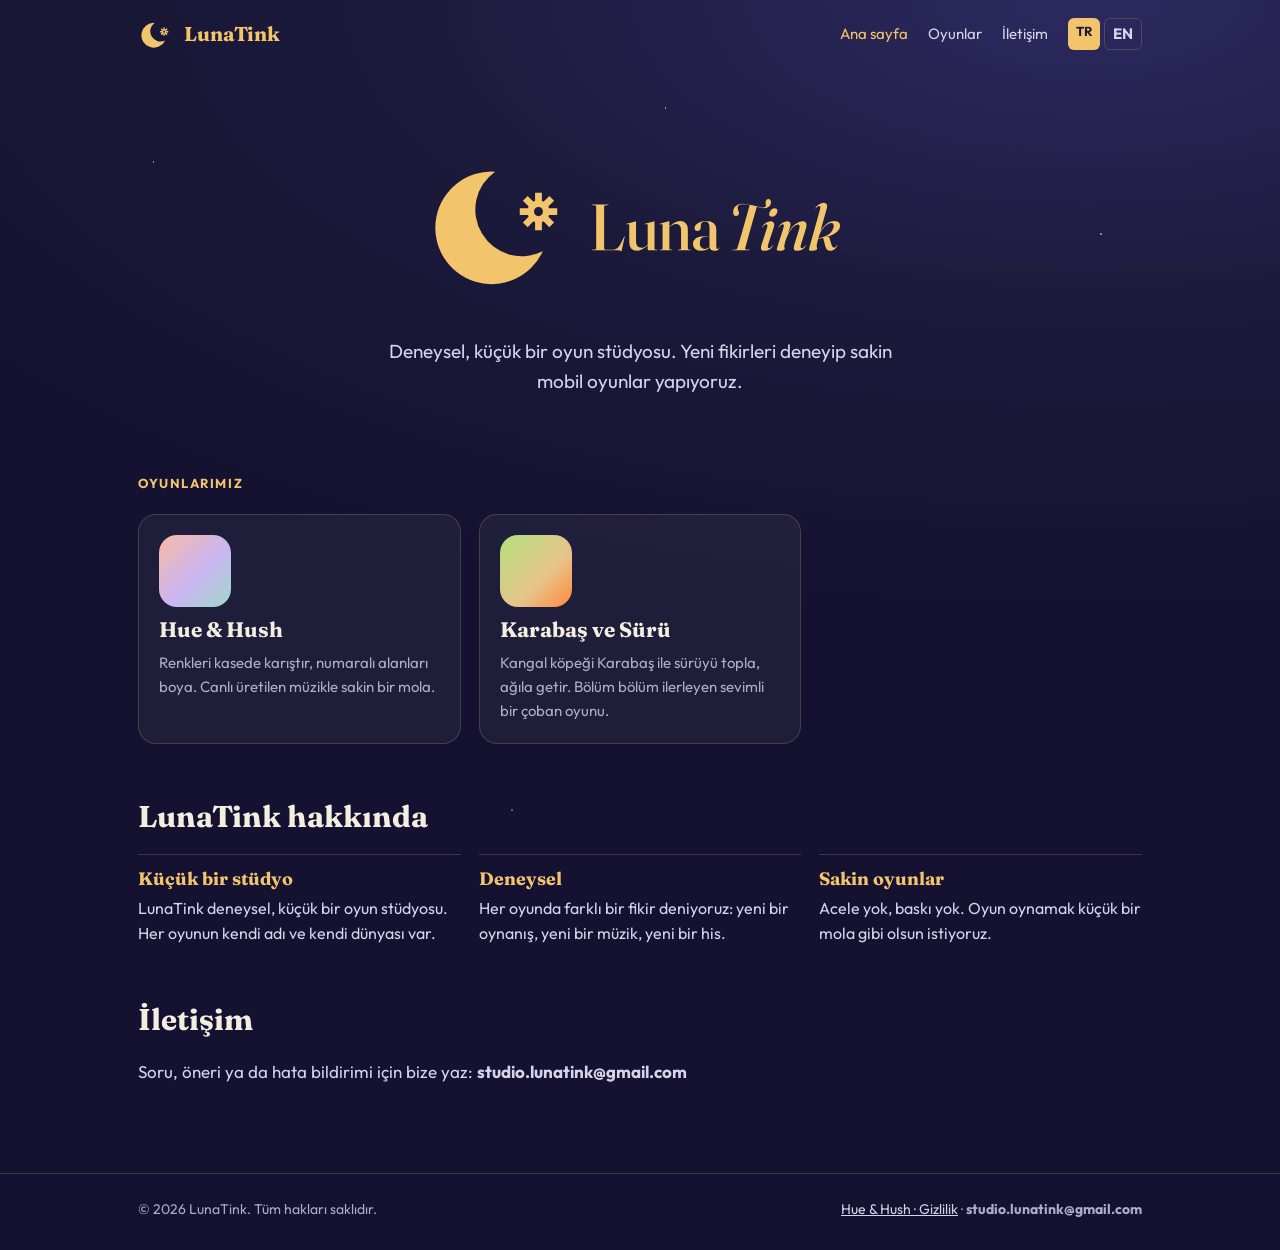
<file: index.html>
<!doctype html>
<html lang="tr">
<head>
<meta charset="utf-8">
<meta name="viewport" content="width=device-width,initial-scale=1,viewport-fit=cover">
<title>LunaTink · Deneysel, küçük bir oyun stüdyosu</title>
<meta name="description" content="Deneysel, küçük bir oyun stüdyosu. Yeni fikirleri deneyip sakin mobil oyunlar yapıyoruz.">
<meta property="og:title" content="LunaTink · Deneysel, küçük bir oyun stüdyosu">
<meta property="og:description" content="Deneysel, küçük bir oyun stüdyosu. Yeni fikirleri deneyip sakin mobil oyunlar yapıyoruz.">
<meta property="og:image" content="og-image.png">
<meta name="theme-color" content="#1c1a3a">
<link rel="alternate" hreflang="en" href="en.html">
<link rel="icon" href="favicon.svg" type="image/svg+xml">
<link rel="icon" href="favicon-48.png" sizes="48x48" type="image/png">
<link rel="apple-touch-icon" href="icon-192.png">
<link rel="preconnect" href="https://fonts.googleapis.com">
<link rel="preconnect" href="https://fonts.gstatic.com" crossorigin>
<link rel="stylesheet" href="https://fonts.googleapis.com/css2?family=Fraunces:opsz,wght@9..144,500;9..144,700&family=Outfit:wght@400;600;700&display=swap">
<style>
:root{--navy:#1c1a3a;--navy-2:#2c2960;--night:#141230;--gold:#f2c46b;--gold-d:#b8862b;--cream:#f4eee0;
--soft:#d8d3e8;--muted:#b0aacb;--line:#f2c46b33;--panel:#ffffff0d;
--body:"Outfit",system-ui,-apple-system,"Segoe UI",sans-serif;--display:"Fraunces",Georgia,serif;color-scheme:dark}
*{box-sizing:border-box}
html{background:var(--night)}
body{margin:0;min-height:100vh;display:flex;flex-direction:column;color:var(--cream);font-family:var(--body);font-size:17px;line-height:1.6;
background:radial-gradient(110% 70% at 85% 0%,var(--navy-2) 0%,var(--navy) 50%,var(--night) 100%) fixed}
body::before{content:"";position:fixed;inset:0;pointer-events:none;z-index:0;opacity:.8;
background-image:radial-gradient(1.5px 1.5px at 12% 18%,#fff9 50%,transparent 51%),radial-gradient(1px 1px at 28% 64%,#fff8 50%,transparent 51%),radial-gradient(1.5px 1.5px at 52% 12%,#fffa 50%,transparent 51%),radial-gradient(1px 1px at 68% 48%,#fff7 50%,transparent 51%),radial-gradient(2px 2px at 86% 26%,#f2c46bcc 50%,transparent 51%),radial-gradient(1px 1px at 93% 78%,#fff8 50%,transparent 51%),radial-gradient(1px 1px at 7% 86%,#fff6 50%,transparent 51%),radial-gradient(1.5px 1.5px at 40% 90%,#fff6 50%,transparent 51%),radial-gradient(1px 1px at 76% 92%,#fff7 50%,transparent 51%)}
body>*{position:relative;z-index:1}
a{color:var(--gold)}
a:focus-visible,.btn:focus-visible{outline:2px solid var(--gold);outline-offset:3px;border-radius:6px}
.wrap{width:100%;max-width:1040px;margin:0 auto;padding-left:max(18px,env(safe-area-inset-left));padding-right:max(18px,env(safe-area-inset-right))}
.top{display:flex;justify-content:space-between;align-items:center;gap:14px;flex-wrap:wrap;padding-block:18px}
.brand{display:flex;align-items:center;gap:10px;color:var(--gold);text-decoration:none;font-family:var(--display);font-weight:700;font-size:20px}
.brand .sym{width:36px;height:auto}
.top nav{display:flex;align-items:center;gap:20px;flex-wrap:wrap}
.top nav a{color:var(--soft);text-decoration:none;font-size:15px}
.top nav a:hover,.top nav a[aria-current]{color:var(--gold)}
.lang{display:flex;gap:4px;font-size:13px;font-weight:700}
.lang a,.lang span{padding:3px 8px;border-radius:6px;text-decoration:none}
.lang span{background:var(--gold);color:var(--navy)}
.lang a{color:var(--soft);border:1px solid var(--line)}
main{flex:1;padding-block:10px 60px}
.hero{display:grid;justify-items:center;text-align:center;gap:18px;padding-block:56px 48px}
.hero .logo{width:min(460px,86%);height:auto;color:var(--gold)}
.hero p{margin:0;max-width:46ch;color:var(--soft);font-size:19px}
h1,h2,h3{font-family:var(--display);line-height:1.15;text-wrap:balance;color:var(--cream);margin:0}
h1{font-size:clamp(32px,6vw,48px)}
h2{font-size:clamp(24px,4vw,30px)}
h3{font-size:21px}
.eyebrow{font-size:13px;font-weight:700;letter-spacing:.12em;text-transform:uppercase;color:var(--gold)}
.section{display:grid;gap:20px;padding-block:28px}
.games{display:grid;grid-template-columns:repeat(auto-fill,minmax(min(100%,300px),1fr));gap:18px}
.game{background:var(--panel);border:1px solid var(--line);border-radius:18px;padding:20px;display:grid;gap:10px;align-content:start;text-decoration:none;color:inherit;transition:transform .2s,border-color .2s}
a.game:hover{transform:translateY(-3px);border-color:#f2c46b88}
.game .ic{width:72px;height:72px;border-radius:18px;background:linear-gradient(135deg,#f9b9a4,#c9b6f2 55%,#9fd8c9)}
.game p{margin:0;color:var(--muted);font-size:15px}
.game.soon{border-style:dashed;opacity:.6}
.game.soon .ic{background:#ffffff14}
.btn{display:inline-flex;align-items:center;gap:8px;background:var(--gold);color:var(--navy);font-weight:700;text-decoration:none;padding:11px 20px;border-radius:999px;font-size:16px;justify-self:start}
.btn.ghost{background:transparent;color:var(--gold);border:1.5px solid var(--gold)}
.btn[aria-disabled]{opacity:.65;cursor:default}
.btns{display:flex;gap:12px;flex-wrap:wrap}
.about{display:grid;grid-template-columns:repeat(auto-fit,minmax(min(100%,260px),1fr));gap:18px}
.about div{border-top:1px solid var(--line);padding-top:14px}
.about h3{font-size:18px;margin-bottom:6px;color:var(--gold)}
.about p{margin:0;color:var(--soft);font-size:16px}
.game-hero{display:grid;grid-template-columns:auto 1fr;gap:24px;align-items:center;padding-block:36px 10px}
.game-hero .ic{width:120px;height:120px;border-radius:28px;background:linear-gradient(135deg,#f9b9a4,#c9b6f2 55%,#9fd8c9);box-shadow:0 10px 30px #0006}
.game-hero p{margin:6px 0 0;color:var(--soft);max-width:52ch}
@media (max-width:560px){.game-hero{grid-template-columns:1fr}}
.facts{display:flex;flex-wrap:wrap;gap:10px;padding:0;margin:0;list-style:none}
.facts li{border:1px solid var(--line);background:var(--panel);border-radius:999px;padding:6px 14px;font-size:15px;color:var(--soft)}
.facts b{color:var(--gold);font-variant-numeric:tabular-nums}
.steps{display:grid;grid-template-columns:repeat(auto-fit,minmax(min(100%,220px),1fr));gap:16px;counter-reset:s;padding:0;margin:0;list-style:none}
.steps li{background:var(--panel);border:1px solid var(--line);border-radius:16px;padding:18px;color:var(--soft)}
.steps li::before{counter-increment:s;content:counter(s);display:grid;place-items:center;width:30px;height:30px;border-radius:50%;background:var(--gold);color:var(--navy);font-weight:700;margin-bottom:10px}
.prose{max-width:68ch;display:grid;gap:14px}
.prose h1{margin-top:30px}
.prose h2{font-size:22px;margin-top:14px;color:var(--gold)}
.prose p,.prose li{color:var(--soft)}
.prose p,.prose ul{margin:0}
.prose .meta{color:var(--muted);font-size:15px}
.box{background:var(--panel);border:1px solid var(--line);border-radius:16px;padding:18px 20px}
.box ul{margin:0;padding-left:20px;display:grid;gap:6px}
.mail{font-weight:700;user-select:all}
footer{border-top:1px solid var(--line);padding-block:24px 30px;color:var(--muted);font-size:14px}
footer .wrap{display:flex;justify-content:space-between;gap:12px;flex-wrap:wrap}
footer a{color:var(--soft)}
@media (prefers-reduced-motion:reduce){*{transition:none!important}}
</style>
</head>
<body>
<header class="wrap top">
  <a class="brand" href="index.html"><svg class="sym" viewBox="0 0 200 180" aria-hidden="true"><path d="M150.78 124.63 A69.00 69.00 0 1 1 92.28 27.13 A57.00 57.00 0 0 0 150.78 124.63Z" fill="currentColor"/><path d="M141.28 53.11 L149.62 53.11 L149.62 64.58 L141.28 64.58Z M158.72 56.88 L164.62 62.78 L156.51 70.89 L150.61 64.99Z M168.38 71.88 L168.38 80.22 L156.92 80.22 L156.92 71.88Z M164.62 89.32 L158.72 95.22 L150.61 87.11 L156.51 81.21Z M149.62 98.98 L141.28 98.98 L141.28 87.52 L149.62 87.52Z M132.18 95.22 L126.28 89.32 L134.39 81.21 L140.29 87.11Z M122.51 80.22 L122.51 71.88 L133.98 71.88 L133.98 80.22Z M126.28 62.78 L132.18 56.88 L140.29 64.99 L134.39 70.89Z" fill="currentColor"/><path d="M131.90 76.05 a13.55 13.55 0 1 0 27.11 0 a13.55 13.55 0 1 0 -27.11 0Z M140.03 76.05 a5.42 5.42 0 1 1 10.84 0 a5.42 5.42 0 1 1 -10.84 0Z" fill="currentColor" fill-rule="evenodd"/></svg><span>LunaTink</span></a>
  <nav aria-label="Menu">
    <a href="index.html" aria-current="page">Ana sayfa</a>
    <a href="oyunlar.html">Oyunlar</a>
    <a href="index.html#contact">İletişim</a>
    <span class="lang"><span>TR</span><a href="en.html" hreflang="en">EN</a></span>
  </nav>
</header>
<main class="wrap">
<section class="hero"><svg class="logo" viewBox="0 0 451 180" role="img" aria-label="LunaTink"><path d="M130.22 114.91 A55.20 55.20 0 1 1 83.42 36.91 A45.60 45.60 0 0 0 130.22 114.91Z" fill="currentColor"/><path d="M122.62 57.69 L129.30 57.69 L129.30 66.87 L122.62 66.87Z M136.58 60.71 L141.29 65.42 L134.81 71.91 L130.09 67.19Z M144.31 72.70 L144.31 79.38 L135.13 79.38 L135.13 72.70Z M141.29 86.66 L136.58 91.37 L130.09 84.89 L134.81 80.17Z M129.30 94.39 L122.62 94.39 L122.62 85.21 L129.30 85.21Z M115.34 91.37 L110.63 86.66 L117.11 80.17 L121.83 84.89Z M107.61 79.38 L107.61 72.70 L116.79 72.70 L116.79 79.38Z M110.63 65.42 L115.34 60.71 L121.83 67.19 L117.11 71.91Z" fill="currentColor"/><path d="M115.12 76.04 a10.84 10.84 0 1 0 21.68 0 a10.84 10.84 0 1 0 -21.68 0Z M121.62 76.04 a4.34 4.34 0 1 1 8.67 0 a4.34 4.34 0 1 1 -8.67 0Z" fill="currentColor" fill-rule="evenodd"/><path d="M194.304 69.616 191.52 70.032Q190.944 70.096 190.64 70.304Q190.336 70.512 190.336 70.896V112.144Q190.336 112.816 190.736 113.12Q191.136 113.424 191.904 113.424H198.912Q200.448 113.424 201.808 112.84800000000001Q203.168 112.272 204.48000000000002 110.768Q205.792 109.264 207.168 106.448L210.048 100.496Q210.144 100.336 210.208 100.27199999999999Q210.272 100.208 210.368 100.24Q210.496 100.24 210.52800000000002 100.368Q210.56 100.496 210.496 100.72L207.552 114.256Q207.456 114.672 207.40800000000002 114.78399999999999Q207.36 114.896 207.264 114.896Q207.072 114.896 206.656 114.672Q206.24 114.448 205.584 114.22399999999999Q204.928 114.0 203.904 114.0H178.528Q178.4 114.0 178.32 113.936Q178.24 113.872 178.24 113.808Q178.24 113.616 178.592 113.584L181.376 113.168Q181.984 113.072 182.272 112.88Q182.56 112.688 182.56 112.304V70.896Q182.56 70.512 182.272 70.304Q181.984 70.096 181.376 70.032L178.592 69.616Q178.24 69.55199999999999 178.24 69.392Q178.24 69.29599999999999 178.32 69.24799999999999Q178.4 69.19999999999999 178.528 69.19999999999999H194.368Q194.528 69.19999999999999 194.59199999999998 69.24799999999999Q194.656 69.29599999999999 194.656 69.392Q194.656 69.55199999999999 194.304 69.616ZM233.056 113.008V108.944V108.784V88.88Q233.056 88.688 232.96 88.592Q232.864 88.496 232.64 88.496H230.368Q230.24 88.496 230.176 88.43199999999999Q230.112 88.368 230.112 88.27199999999999Q230.112 88.176 230.176 88.128Q230.24 88.08 230.368 88.048L238.784 85.68Q239.04 85.616 239.152 85.6Q239.264 85.584 239.392 85.584Q239.552 85.584 239.632 85.68Q239.712 85.776 239.712 85.936V112.304Q239.712 112.688 239.88799999999998 112.928Q240.064 113.168 240.48 113.264L242.368 113.552Q242.56 113.584 242.624 113.648Q242.688 113.712 242.688 113.808Q242.688 113.872 242.624 113.936Q242.56 114.0 242.432 114.0H233.92Q233.504 114.0 233.28 113.744Q233.056 113.488 233.056 113.008ZM214.976 106.384V88.88Q214.976 88.688 214.88 88.592Q214.784 88.496 214.56 88.496H212.256Q212.128 88.496 212.064 88.43199999999999Q212.0 88.368 212.0 88.27199999999999Q212.0 88.176 212.07999999999998 88.128Q212.16 88.08 212.256 88.048L220.736 85.68Q220.992 85.616 221.10399999999998 85.6Q221.216 85.584 221.312 85.584Q221.472 85.584 221.55200000000002 85.68Q221.632 85.776 221.632 85.936V105.712Q221.632 108.752 223.024 110.16Q224.416 111.568 226.72 111.568Q228.16 111.568 229.648 110.94399999999999Q231.136 110.32 232.64 108.944L233.728 107.952L234.016 108.272L232.89600000000002 109.264Q229.664 112.176 227.12 113.344Q224.576 114.512 222.336 114.512Q219.136 114.512 217.05599999999998 112.52799999999999Q214.976 110.544 214.976 106.384ZM254.27200000000002 85.872V112.304Q254.27200000000002 112.688 254.464 112.928Q254.656 113.168 255.04000000000002 113.264L256.928 113.552Q257.248 113.616 257.248 113.808Q257.248 114.0 256.992 114.0H244.8Q244.73600000000002 114.0 244.656 113.936Q244.57600000000002 113.872 244.57600000000002 113.808Q244.57600000000002 113.744 244.64000000000001 113.68Q244.704 113.616 244.864 113.584L246.848 113.264Q247.264 113.168 247.44 112.928Q247.616 112.688 247.616 112.336V88.816Q247.616 88.624 247.536 88.52799999999999Q247.45600000000002 88.432 247.23200000000003 88.432H244.92800000000003Q244.8 88.432 244.73600000000002 88.368Q244.67200000000003 88.304 244.67200000000003 88.208Q244.67200000000003 88.112 244.752 88.064Q244.83200000000002 88.01599999999999 244.92800000000003 87.984L253.376 85.616Q253.632 85.55199999999999 253.74400000000003 85.536Q253.85600000000002 85.52 253.95200000000003 85.52Q254.11200000000002 85.52 254.192 85.616Q254.27200000000002 85.712 254.27200000000002 85.872ZM253.66400000000002 91.952 253.376 91.664 254.496 90.64Q257.76 87.696 260.304 86.56Q262.848 85.424 265.088 85.424Q268.288 85.424 270.352 87.392Q272.416 89.36 272.416 93.55199999999999V112.08Q272.416 112.592 272.672 112.912Q272.928 113.232 273.44 113.328L275.072 113.584Q275.232 113.616 275.29600000000005 113.664Q275.36 113.712 275.36 113.808Q275.36 113.872 275.29600000000005 113.936Q275.232 114.0 275.10400000000004 114.0H262.848Q262.56 114.0 262.56 113.808Q262.56 113.616 262.91200000000003 113.552L264.86400000000003 113.264Q265.408 113.168 265.584 112.84800000000001Q265.76 112.528 265.76 112.08V94.224Q265.76 91.152 264.384 89.75999999999999Q263.00800000000004 88.368 260.672 88.368Q259.232 88.368 257.76 88.976Q256.288 89.584 254.752 90.992ZM293.95200000000006 111.024V110.768L293.63200000000006 111.056V91.12Q293.63200000000006 88.52799999999999 292.59200000000004 87.16799999999999Q291.552 85.80799999999999 289.53600000000006 85.80799999999999Q287.29600000000005 85.80799999999999 286.22400000000005 86.89599999999999Q285.15200000000004 87.984 285.15200000000004 89.264V91.664Q285.15200000000004 93.104 284.1600000000001 94.08Q283.16800000000006 95.056 281.6 95.056Q280.48 95.056 279.744 94.352Q279.00800000000004 93.648 279.00800000000004 92.24Q279.00800000000004 90.576 280.30400000000003 89.008Q281.6 87.44 284.12800000000004 86.416Q286.65600000000006 85.392 290.336 85.392Q295.36 85.392 297.84000000000003 87.55199999999999Q300.32000000000005 89.712 300.32000000000005 93.616V110.416Q300.32000000000005 111.632 300.73600000000005 112.16Q301.15200000000004 112.688 301.76000000000005 112.688Q302.336 112.688 302.784 112.336Q303.232 111.984 303.32800000000003 111.216Q303.36 111.088 303.408 111.056Q303.456 111.024 303.48800000000006 111.024Q303.58400000000006 111.024 303.61600000000004 111.056Q303.648 111.088 303.648 111.216Q303.648 111.76 303.136 112.54400000000001Q302.624 113.328 301.504 113.936Q300.384 114.544 298.528 114.544Q296.16 114.544 295.05600000000004 113.568Q293.95200000000006 112.592 293.95200000000006 111.024ZM277.44000000000005 107.824Q277.44000000000005 104.432 280.24 102.336Q283.04 100.24 288.96000000000004 100.24Q291.07200000000006 100.24 292.44800000000004 100.63999999999999Q293.824 101.03999999999999 294.97600000000006 101.648L294.752 101.872Q293.6 101.328 292.35200000000003 101.00800000000001Q291.10400000000004 100.688 289.56800000000004 100.688Q286.944 100.688 285.53600000000006 102.32Q284.12800000000004 103.952 284.12800000000004 106.832Q284.12800000000004 109.616 285.47200000000004 111.136Q286.81600000000003 112.656 288.96000000000004 112.656Q290.432 112.656 291.872 111.98400000000001Q293.312 111.312 294.27200000000005 110.064L294.59200000000004 110.256Q293.184 112.336 290.736 113.45599999999999Q288.288 114.576 285.47200000000004 114.576Q281.88800000000003 114.576 279.66400000000004 112.68799999999999Q277.44000000000005 110.8 277.44000000000005 107.824Z" fill="currentColor"/><path d="M326.15999999999997 68.432Q327.568 68.432 329.808 68.80000000000001Q332.048 69.168 334.608 69.712Q337.168 70.256 339.568 70.8Q341.968 71.344 343.808 71.71199999999999Q345.648 72.08 346.352 72.08Q347.472 72.08 348.096 71.696Q348.71999999999997 71.312 348.848 70.544Q348.944 69.80799999999999 348.784 68.816Q348.624 67.824 348.71999999999997 66.64Q348.816 65.29599999999999 349.568 64.512Q350.32 63.728 351.44 63.728Q352.528 63.728 353.264 64.592Q354.0 65.45599999999999 353.968 66.928Q353.936 69.52 352.11199999999997 71.104Q350.288 72.688 347.76 72.688Q346.384 72.688 344.224 72.304Q342.06399999999996 71.92 339.52 71.344Q336.976 70.768 334.432 70.19200000000001Q331.888 69.616 329.712 69.232Q327.536 68.848 326.128 68.848Q323.856 68.848 322.688 69.632Q321.52 70.416 321.328 71.888Q321.168 73.19999999999999 321.504 74.14399999999999Q321.84 75.088 322.24 75.92Q322.64 76.75200000000001 322.576 77.80799999999999Q322.544 78.99199999999999 321.76 79.75999999999999Q320.976 80.52799999999999 319.664 80.49600000000001Q318.192 80.464 317.376 79.088Q316.56 77.71199999999999 316.88 75.47200000000001Q317.104 73.488 318.24 71.904Q319.376 70.32 321.376 69.376Q323.376 68.432 326.15999999999997 68.432ZM328.71999999999997 111.568Q328.496 112.304 328.72 112.688Q328.944 113.072 329.584 113.136L332.752 113.488Q333.168 113.52 333.168 113.744Q333.168 113.872 333.08799999999997 113.936Q333.008 114.0 332.784 114.0H316.4Q316.24 114.0 316.144 113.936Q316.048 113.872 316.048 113.776Q316.048 113.616 316.15999999999997 113.568Q316.272 113.52 316.464 113.488L319.568 113.136Q320.144 113.072 320.48 112.70400000000001Q320.816 112.336 321.04 111.632Q321.488 110.192 322.256 107.584Q323.024 104.976 323.98400000000004 101.632Q324.944 98.288 326.03200000000004 94.544Q327.12 90.8 328.176 87.03999999999999Q329.23199999999997 83.28 330.192 79.888Q331.152 76.49600000000001 331.904 73.82400000000001Q332.656 71.152 333.072 69.616L340.176 71.152Q339.69599999999997 72.688 338.928 75.31200000000001Q338.15999999999997 77.936 337.23199999999997 81.232Q336.304 84.52799999999999 335.28 88.14399999999999Q334.256 91.75999999999999 333.248 95.344Q332.24 98.928 331.36 102.128Q330.48 105.328 329.79200000000003 107.77600000000001Q329.104 110.224 328.71999999999997 111.568ZM351.536 107.216Q350.64 110.032 350.88 111.008Q351.12 111.984 351.952 111.984Q352.656 111.984 353.504 111.40799999999999Q354.352 110.832 355.59999999999997 109.264Q355.76 109.04 355.84000000000003 108.96000000000001Q355.92 108.88 356.01599999999996 108.912Q356.144 108.944 356.128 109.104Q356.11199999999997 109.264 355.952 109.55199999999999Q354.608 111.824 352.512 113.184Q350.416 114.544 347.568 114.544Q345.872 114.544 345.00800000000004 113.904Q344.144 113.264 344.08 111.91999999999999Q344.01599999999996 110.576 344.656 108.528L349.616 93.456Q350.544 90.64 350.4 89.6Q350.256 88.56 349.36 88.56Q348.688 88.56 347.808 89.136Q346.928 89.712 345.456 91.408Q345.328 91.568 345.23199999999997 91.632Q345.13599999999997 91.696 345.03999999999996 91.664Q344.944 91.632 344.976 91.536Q345.008 91.44 345.104 91.28Q346.832 88.56 349.056 87.024Q351.28 85.488 353.616 85.488Q355.12 85.488 356.01599999999996 86.176Q356.912 86.864 357.08799999999997 88.304Q357.264 89.744 356.52799999999996 91.984ZM354.96 81.136Q353.616 81.136 352.88 80.416Q352.144 79.696 352.144 78.608Q352.144 77.45599999999999 352.832 76.112Q353.52 74.768 354.672 73.80799999999999Q355.824 72.848 357.264 72.848Q358.864 72.848 359.568 73.568Q360.272 74.288 360.272 75.344Q360.272 76.72 359.6 78.048Q358.928 79.376 357.744 80.256Q356.56 81.136 354.96 81.136ZM361.168 91.664Q361.072 91.632 361.10400000000004 91.52000000000001Q361.136 91.408 361.232 91.28Q362.96000000000004 88.56 365.29600000000005 87.024Q367.632 85.488 369.93600000000004 85.488Q371.504 85.488 372.30400000000003 86.19200000000001Q373.10400000000004 86.896 373.10400000000004 88.368Q373.10400000000004 89.424 372.70400000000006 90.928Q372.30400000000003 92.432 371.76 94.0Q371.216 95.568 370.752 96.864Q370.288 98.16 370.16 98.832L369.968 98.768Q371.696 95.024 373.664 92.48Q375.632 89.936 377.632 88.4Q379.632 86.864 381.52 86.176Q383.408 85.488 384.976 85.488Q386.96000000000004 85.488 387.87200000000007 86.432Q388.78400000000005 87.376 388.78400000000005 89.088Q388.78400000000005 90.8 388.08000000000004 93.136L383.696 107.216Q382.76800000000003 110.128 383.04 111.056Q383.312 111.984 384.112 111.984Q384.78400000000005 111.984 385.63200000000006 111.40799999999999Q386.48 110.832 387.728 109.264Q387.92 109.04 388.0 108.96000000000001Q388.08000000000004 108.88 388.17600000000004 108.912Q388.27200000000005 108.944 388.25600000000003 109.104Q388.24 109.264 388.112 109.55199999999999Q386.76800000000003 111.824 384.688 113.184Q382.608 114.544 379.728 114.544Q378.03200000000004 114.544 377.168 113.888Q376.30400000000003 113.232 376.25600000000003 111.904Q376.208 110.576 376.81600000000003 108.528L381.29600000000005 94.224Q382.288 91.056 381.93600000000004 89.952Q381.584 88.848 380.17600000000004 88.848Q379.24800000000005 88.848 377.82400000000007 89.632Q376.40000000000003 90.416 374.784 92.16Q373.168 93.904 371.552 96.72Q369.93600000000004 99.536 368.59200000000004 103.536Q367.952 105.456 367.6 106.80000000000001Q367.24800000000005 108.144 367.10400000000004 109.04Q366.96000000000004 109.936 366.96000000000004 110.48Q366.96000000000004 111.056 367.20000000000005 111.408Q367.44000000000005 111.76 367.44000000000005 112.272Q367.44000000000005 113.232 365.93600000000004 113.888Q364.432 114.544 361.776 114.544Q360.048 114.544 359.744 113.824Q359.44 113.104 359.92 111.504L365.744 93.424Q366.704 90.576 366.528 89.568Q366.35200000000003 88.56 365.488 88.56Q364.81600000000003 88.56 363.93600000000004 89.136Q363.05600000000004 89.712 361.584 91.408Q361.456 91.568 361.36 91.632Q361.264 91.696 361.168 91.664ZM401.904 74.16 391.536 111.536Q391.248 112.656 391.28 113.31200000000001Q391.31199999999995 113.968 391.808 114.256Q392.304 114.544 393.424 114.544Q395.248 114.544 396.544 114.256Q397.84 113.968 398.544 113.456Q399.248 112.944 399.248 112.208Q399.248 111.728 398.99199999999996 111.376Q398.736 111.024 398.736 110.416Q398.736 109.68 398.88 108.688Q399.024 107.696 399.44 105.92Q399.856 104.144 400.656 101.168Q401.52 98.032 403.024 95.44Q404.52799999999996 92.848 406.36799999999994 90.99199999999999Q408.20799999999997 89.136 410.01599999999996 88.176Q411.82399999999996 87.21600000000001 413.23199999999997 87.28Q414.47999999999996 87.376 415.03999999999996 88.336Q415.59999999999997 89.29599999999999 415.376 90.992Q414.99199999999996 93.55199999999999 413.28 95.792Q411.568 98.032 408.256 99.72800000000001Q404.94399999999996 101.424 399.76 102.416L399.856 102.928Q407.44 101.55199999999999 412.11199999999997 99.71199999999999Q416.784 97.872 419.03999999999996 95.664Q421.296 93.456 421.616 90.992Q421.96799999999996 88.368 420.592 86.896Q419.216 85.424 416.56 85.328Q414.416 85.264 412.15999999999997 86.16Q409.904 87.056 407.808 88.75200000000001Q405.712 90.44800000000001 404.01599999999996 92.768Q402.32 95.088 401.296 97.872L401.936 96.848L408.52799999999996 73.52Q408.976 71.92 408.99199999999996 70.768Q409.008 69.616 408.60799999999995 68.88Q408.20799999999997 68.144 407.456 67.808Q406.704 67.47200000000001 405.616 67.47200000000001Q404.144 67.47200000000001 402.64 68.096Q401.13599999999997 68.72 399.77599999999995 69.92Q398.416 71.12 397.35999999999996 72.75200000000001Q397.264 72.88 397.23199999999997 72.99199999999999Q397.2 73.104 397.296 73.136Q397.392 73.168 397.504 73.104Q397.616 73.03999999999999 397.712 72.88Q398.99199999999996 71.50399999999999 399.82399999999996 71.024Q400.656 70.544 401.296 70.544Q402.032 70.544 402.256 71.312Q402.47999999999996 72.08 401.904 74.16ZM404.976 101.424 407.216 110.0Q407.856 112.464 408.976 113.50399999999999Q410.096 114.544 411.856 114.544Q413.424 114.544 414.71999999999997 114.01599999999999Q416.01599999999996 113.488 417.12 112.288Q418.224 111.088 419.18399999999997 109.072Q419.248 108.912 419.248 108.832Q419.248 108.752 419.152 108.72Q419.08799999999997 108.656 418.99199999999996 108.70400000000001Q418.89599999999996 108.752 418.832 108.848Q417.936 110.256 417.18399999999997 110.816Q416.43199999999996 111.376 415.728 111.376Q414.928 111.376 414.368 110.72Q413.808 110.064 413.328 108.496L410.57599999999996 99.696Z" fill="currentColor"/></svg><p>Deneysel, küçük bir oyun stüdyosu. Yeni fikirleri deneyip sakin mobil oyunlar yapıyoruz.</p></section>
<section class="section"><span class="eyebrow">Oyunlarımız</span><div class="games">
  <a class="game" href="hue-and-hush.html"><div class="ic" role="img" aria-label="Hue &amp; Hush"></div><h3>Hue &amp; Hush</h3><p>Renkleri kasede karıştır, numaralı alanları boya. Canlı üretilen müzikle sakin bir mola.</p></a>
  <a class="game" href="karabas/"><div class="ic" role="img" aria-label="Karabaş ve Sürü" style="background:linear-gradient(135deg,#b4df7c,#e6c48a 60%,#ff8a3d)"></div><h3>Karabaş ve Sürü</h3><p>Kangal köpeği Karabaş ile sürüyü topla, ağıla getir. Bölüm bölüm ilerleyen sevimli bir çoban oyunu.</p></a>
</div></section>
<section class="section"><h2>LunaTink hakkında</h2><div class="about"><div><h3>Küçük bir stüdyo</h3><p>LunaTink deneysel, küçük bir oyun stüdyosu. Her oyunun kendi adı ve kendi dünyası var.</p></div><div><h3>Deneysel</h3><p>Her oyunda farklı bir fikir deniyoruz: yeni bir oynanış, yeni bir müzik, yeni bir his.</p></div><div><h3>Sakin oyunlar</h3><p>Acele yok, baskı yok. Oyun oynamak küçük bir mola gibi olsun istiyoruz.</p></div></div></section>
<section class="section" id="contact"><h2>İletişim</h2><p style="margin:0;color:var(--soft)">Soru, öneri ya da hata bildirimi için bize yaz: <span class="mail">studio.lunatink@gmail.com</span></p></section>
</main>
<footer><div class="wrap">
  <span>© 2026 LunaTink. Tüm hakları saklıdır.</span>
  <span><a href="hue-and-hush-gizlilik.html">Hue &amp; Hush · Gizlilik</a> · <span class="mail">studio.lunatink@gmail.com</span></span>
</div></footer>
</body>
</html>
</file>
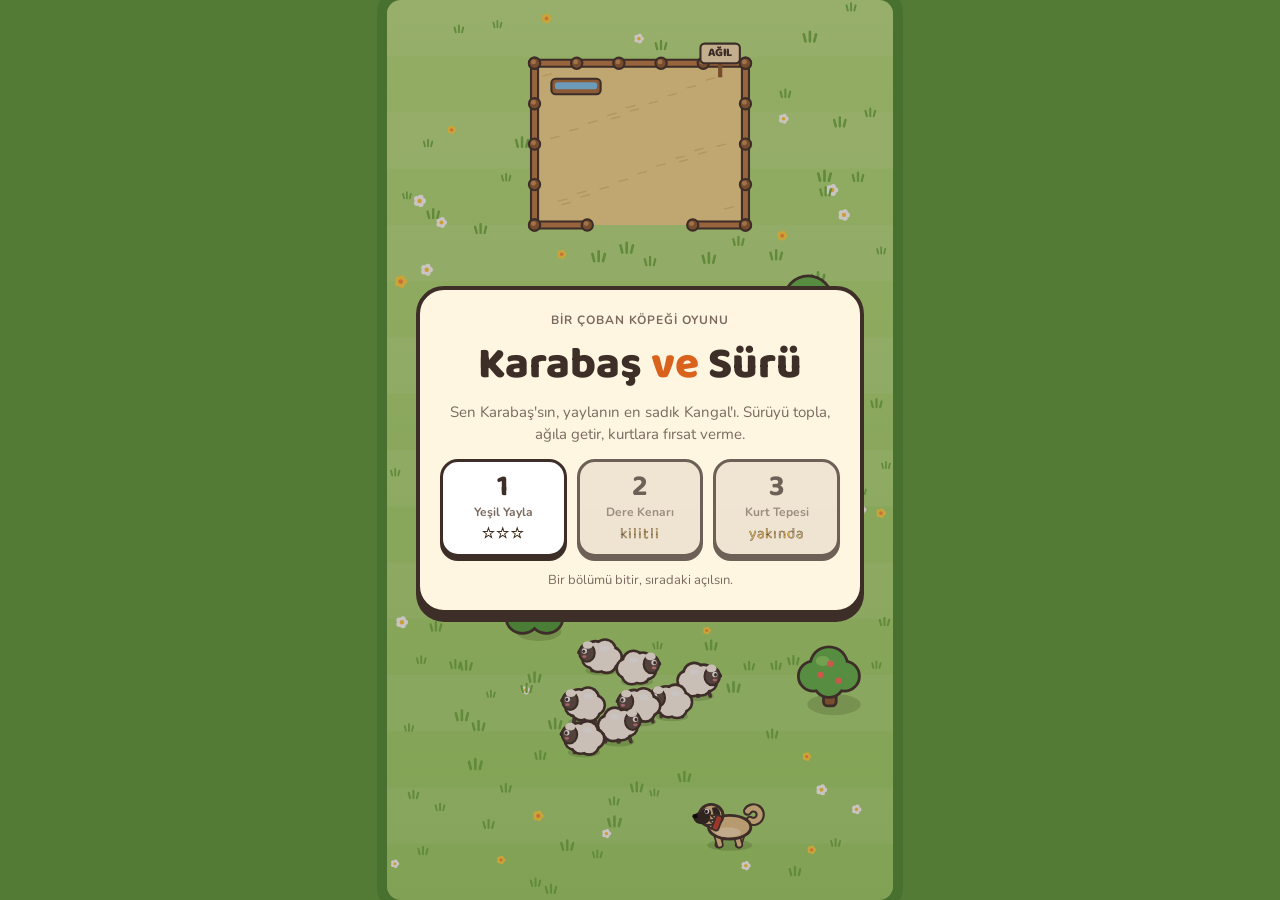
<file: karabas/index.html>
<!doctype html>
<html lang="tr">
<head>
<meta charset="utf-8">
<meta name="viewport" content="width=device-width,initial-scale=1,viewport-fit=cover,user-scalable=no">
<meta name="theme-color" content="#5c9a3c">
<meta name="description" content="Karabaş ve Sürü: Kangal köpeği Karabaş ile sürüyü ağıla getir.">
<title>Karabaş ve Sürü</title>
<link rel="stylesheet" href="https://fonts.googleapis.com/css2?family=Baloo+2:wght@600;800&family=Nunito:wght@700;800&display=swap">
<style>
/* Layout: full-screen portrait meadow, floating HUD pills on top, chunky outlined cards for menus */
:root{
  --grass:#a6d86e; --grass-deep:#7cb64c; --hedge:#5c9a3c;
  --wool:#fffaf0; --ink:#3d2e28; --straw:#f4d98e;
  --kangal:#e6c48a; --accent:#ff8a3d; --accent-deep:#d9631c;
  --card:#fff6e2; --muted:#7a6a5f;
  --display:"Baloo 2","Nunito",ui-rounded,system-ui,sans-serif;
  --body:"Nunito",ui-rounded,system-ui,sans-serif;
  color-scheme:light;
}
[hidden]{display:none!important}
html{box-sizing:border-box;height:100%;overflow:hidden;background:var(--hedge)}
body{height:100%;margin:0;overflow:hidden;background:var(--hedge);color:var(--ink);font-family:var(--body);
  -webkit-user-select:none;user-select:none;-webkit-tap-highlight-color:transparent}
#game{position:relative;width:100%;height:100%;overflow:hidden}
canvas{display:block;width:100%;height:100%;touch-action:none}

.hud{position:absolute;left:0;right:0;top:10px;display:flex;justify-content:space-between;align-items:flex-start;
  padding-left:max(12px,env(safe-area-inset-left,0px));padding-right:max(12px,env(safe-area-inset-right,0px));pointer-events:none;gap:8px}
.pills{display:flex;flex-wrap:wrap;gap:8px}
.pill{background:var(--card);border:3px solid var(--ink);border-radius:999px;padding:4px 14px;font-family:var(--display);font-weight:800;
  font-size:18px;line-height:1.3;box-shadow:0 4px 0 var(--ink);font-variant-numeric:tabular-nums;white-space:nowrap}
.pill small{font-family:var(--body);font-size:13px;color:var(--muted);font-weight:700}
.pill.warn{background:#ffd3c2}
.iconbtn{pointer-events:auto;width:48px;height:48px;border-radius:50%;border:3px solid var(--ink);background:var(--card);
  box-shadow:0 4px 0 var(--ink);font:800 20px var(--display);color:var(--ink);cursor:pointer;flex:none}
.iconbtn:active{transform:translateY(3px);box-shadow:0 1px 0 var(--ink)}

#bark{position:absolute;right:max(18px,env(safe-area-inset-right,0px));bottom:22px;width:92px;height:92px;border-radius:50%;
  border:4px solid var(--ink);box-shadow:0 6px 0 var(--ink);cursor:pointer;color:var(--ink);
  background:conic-gradient(var(--accent) calc(var(--cd,1)*360deg), #f1d2b8 0);font:800 26px/1 var(--display);touch-action:none}
#bark span{display:block;font:700 11px var(--body);margin-top:2px}
#bark:active{transform:translateY(4px);box-shadow:0 2px 0 var(--ink)}
#bark.cool{opacity:.85}

.screen{position:absolute;inset:0;display:flex;align-items:center;justify-content:center;
  padding:20px max(16px,env(safe-area-inset-right,0px)) 20px max(16px,env(safe-area-inset-left,0px));background:rgba(61,46,40,.28)}
.card{width:100%;max-width:400px;background:var(--card);border:4px solid var(--ink);border-radius:28px;box-shadow:0 8px 0 var(--ink);
  padding:22px 20px 20px;display:flex;flex-direction:column;gap:14px;text-align:center;max-height:100%;overflow:auto}
h1,h2{font-family:var(--display);margin:0;line-height:1.05;text-wrap:balance}
h1{font-size:44px;font-weight:800;color:var(--ink)}
h1 em{font-style:normal;color:var(--accent-deep)}
h2{font-size:32px;font-weight:800}
p{margin:0;font-size:16px;line-height:1.45;color:var(--ink)}
.sub{color:var(--muted);font-size:15px}
.btn{font:800 22px var(--display);border:4px solid var(--ink);border-radius:18px;padding:8px 18px;background:var(--accent);color:#fff;
  text-shadow:0 2px 0 var(--accent-deep);box-shadow:0 6px 0 var(--ink);cursor:pointer}
.btn.alt{background:var(--card);color:var(--ink);text-shadow:none}
.btn:active{transform:translateY(4px);box-shadow:0 2px 0 var(--ink)}
.btn:focus-visible,.iconbtn:focus-visible,#bark:focus-visible,.lvl:focus-visible{outline:3px solid #2f7ad8;outline-offset:3px}
.row{display:flex;gap:10px;justify-content:center;flex-wrap:wrap}
.levels{display:grid;grid-template-columns:repeat(3,1fr);gap:10px}
.lvl{border:3px solid var(--ink);border-radius:18px;background:#fff;box-shadow:0 4px 0 var(--ink);padding:10px 4px 8px;cursor:pointer;
  font-family:var(--display);color:var(--ink);display:flex;flex-direction:column;align-items:center;gap:2px;min-width:0}
.lvl b{font-size:30px;line-height:1}
.lvl i{font-style:normal;font:700 12px var(--body);color:var(--muted)}
.lvl .st{font-size:15px;letter-spacing:1px;color:#f2b01e;-webkit-text-stroke:.5px var(--ink)}
.lvl[disabled]{background:#eadfcd;cursor:not-allowed;opacity:.75}
.lvl:not([disabled]):active{transform:translateY(3px);box-shadow:0 1px 0 var(--ink)}
.bigstars{font-size:52px;letter-spacing:6px;line-height:1}
.bigstars .on{color:#f6b81f;-webkit-text-stroke:2px var(--ink)}
.bigstars .off{color:#e3d6c2;-webkit-text-stroke:2px #b9a993}
.how{display:grid;gap:8px;text-align:left}
.how div{display:flex;gap:10px;align-items:flex-start;font-size:15px;line-height:1.4}
.how b{flex:none;width:28px;height:28px;border-radius:50%;background:var(--accent);color:#fff;border:2px solid var(--ink);
  display:grid;place-items:center;font:800 15px var(--display)}
.tag{font:700 12px var(--body);letter-spacing:.08em;text-transform:uppercase;color:var(--muted)}
@media (prefers-reduced-motion:reduce){.btn:active,.iconbtn:active,#bark:active{transform:none}}
</style>
</head>
<body>


<div id="game">
  <canvas id="cv" aria-label="Oyun alanı"></canvas>

  <div class="hud" id="hud" hidden>
    <div class="pills">
      <div class="pill" id="hudSheep">0 / 6</div>
      <div class="pill" id="hudTime">2:00</div>
    </div>
    <button class="iconbtn" id="pauseBtn" aria-label="Duraklat">II</button>
  </div>
  <button id="bark" hidden aria-label="Havla">HAV!<span>havla</span></button>

  <div class="screen" id="menu">
    <div class="card">
      <div class="tag">Bir çoban köpeği oyunu</div>
      <h1>Karabaş <em>ve</em> Sürü</h1>
      <p class="sub">Sen Karabaş'sın, yaylanın en sadık Kangal'ı. Sürüyü topla, ağıla getir, kurtlara fırsat verme.</p>
      <div class="levels" id="levels"></div>
      <p class="sub" style="font-size:13px">Bir bölümü bitir, sıradaki açılsın.</p>
    </div>
  </div>

  <div class="screen" id="intro" hidden>
    <div class="card">
      <div class="tag" id="introTag">Bölüm 1</div>
      <h2 id="introName">Yeşil Yayla</h2>
      <p id="introGoal"></p>
      <div class="how">
        <div><b>1</b><span>Ekrana parmağını bas ve tut. Karabaş parmağının peşinden koşar.</span></div>
        <div><b>2</b><span>Koyunlar Karabaş'tan kaçar. Arkalarına geç ve onları ağılın kapısına doğru it.</span></div>
        <div><b>3</b><span>Dağılan sürüyü toplamak için <strong>HAV!</strong> düğmesine bas.</span></div>
      </div>
      <button class="btn" id="startBtn">Başla</button>
    </div>
  </div>

  <div class="screen" id="pause" hidden>
    <div class="card">
      <h2>Mola</h2>
      <div class="row" style="flex-direction:column">
        <button class="btn" id="resumeBtn">Devam et</button>
        <button class="btn alt" id="soundBtn">Ses: Açık</button>
        <button class="btn alt" id="restartBtn">Baştan başla</button>
        <button class="btn alt" id="quitBtn">Bölümler</button>
      </div>
    </div>
  </div>

  <div class="screen" id="end" hidden>
    <div class="card">
      <h2 id="endTitle">Aferin Karabaş!</h2>
      <div class="bigstars" id="endStars"></div>
      <p id="endStats"></p>
      <p class="sub" id="endTip"></p>
      <div class="row">
        <button class="btn alt" id="againBtn">Tekrar</button>
        <button class="btn" id="nextBtn">Sonraki</button>
      </div>
      <button class="btn alt" id="menuBtn" style="font-size:18px">Bölümler</button>
    </div>
  </div>
</div>

<script>
(() => {
'use strict';
const W = 720, H = 1280;
const SHEEP_R = 20, DOG_R = 26, FEAR = 190, BARK_R = 290, BARK_CD = 2.6;

const LEVELS = [
  { name: 'Yeşil Yayla', sheep: 8, need: 6, time: 120, par: 70,
    pen: { x: 210, y: 90, w: 300, h: 230, gate: 'bottom', gap: 150 },
    obstacles: [
      { x: 130, y: 560, r: 48, k: 'tree' }, { x: 600, y: 470, r: 52, k: 'tree' },
      { x: 470, y: 770, r: 30, k: 'rock' }, { x: 210, y: 880, r: 34, k: 'bush' },
      { x: 630, y: 980, r: 40, k: 'tree' }
    ],
    spawn: { x: 360, y: 1020, r: 120 }, dog: { x: 360, y: 1200 } },
  { name: 'Dere Kenarı', sheep: 12, need: 9, time: 150, par: 100,
    pen: { x: 50, y: 100, w: 250, h: 260, gate: 'right', gap: 140 },
    obstacles: [
      { x: 330, y: 640, r: 58, k: 'pond' }, { x: 430, y: 610, r: 72, k: 'pond' }, { x: 530, y: 650, r: 60, k: 'pond' },
      { x: 620, y: 250, r: 48, k: 'tree' }, { x: 120, y: 830, r: 44, k: 'tree' },
      { x: 610, y: 940, r: 30, k: 'rock' }, { x: 420, y: 400, r: 30, k: 'bush' }
    ],
    spawn: { x: 430, y: 1050, r: 140 }, dog: { x: 160, y: 1200 } },
  { name: 'Kurt Tepesi', soon: true }
];

// ---------- persistence (per-viewer convenience only) ----------
let progress = {};
try { progress = JSON.parse(localStorage.getItem('karabas-stars') || '{}') || {}; } catch (e) { progress = {}; }
function saveProgress() { try { localStorage.setItem('karabas-stars', JSON.stringify(progress)); } catch (e) {} }
let soundOn = true;
try { soundOn = localStorage.getItem('karabas-sound') !== '0'; } catch (e) {}

// ---------- canvas & scaling ----------
const cv = document.getElementById('cv'), ctx = cv.getContext('2d');
let dpr = 1, scale = 1, ox = 0, oy = 0;
function resize() {
  const r = cv.getBoundingClientRect();
  dpr = Math.min(window.devicePixelRatio || 1, 2.5);
  cv.width = Math.round(r.width * dpr); cv.height = Math.round(r.height * dpr);
  scale = Math.min(r.width / W, r.height / H);
  ox = (r.width - W * scale) / 2; oy = (r.height - H * scale) / 2;
}
window.addEventListener('resize', resize);

// ---------- helpers ----------
const rand = (a, b) => a + Math.random() * (b - a);
const clamp = (v, a, b) => v < a ? a : v > b ? b : v;
const $ = id => document.getElementById(id);

// ---------- audio ----------
let actx = null;
function audio() {
  if (!soundOn) return null;
  if (!actx) { try { actx = new (window.AudioContext || window.webkitAudioContext)(); } catch (e) { return null; } }
  if (actx.state === 'suspended') actx.resume();
  return actx;
}
function tone(type, f0, f1, dur, vol, delay = 0) {
  const a = audio(); if (!a) return;
  const t = a.currentTime + delay, o = a.createOscillator(), g = a.createGain(), lp = a.createBiquadFilter();
  lp.type = 'lowpass'; lp.frequency.value = 1400;
  o.type = type; o.frequency.setValueAtTime(f0, t); o.frequency.exponentialRampToValueAtTime(f1, t + dur);
  g.gain.setValueAtTime(0.0001, t); g.gain.exponentialRampToValueAtTime(vol, t + 0.015); g.gain.exponentialRampToValueAtTime(0.0001, t + dur);
  o.connect(lp); lp.connect(g); g.connect(a.destination); o.start(t); o.stop(t + dur + 0.05);
}
const sfx = {
  woof() { tone('sawtooth', 340, 150, 0.16, 0.35); tone('sawtooth', 300, 130, 0.18, 0.3, 0.2); },
  ding() { tone('sine', 880, 1320, 0.25, 0.25); tone('triangle', 1320, 1760, 0.2, 0.12, 0.08); },
  baa() {
    const a = audio(); if (!a) return;
    const t = a.currentTime, o = a.createOscillator(), lfo = a.createOscillator(), lg = a.createGain(), g = a.createGain(), lp = a.createBiquadFilter();
    o.type = 'sawtooth'; o.frequency.value = rand(330, 420); lfo.frequency.value = 22; lg.gain.value = 18;
    lp.type = 'lowpass'; lp.frequency.value = 1100;
    lfo.connect(lg); lg.connect(o.frequency);
    g.gain.setValueAtTime(0.0001, t); g.gain.exponentialRampToValueAtTime(0.08, t + 0.05); g.gain.exponentialRampToValueAtTime(0.0001, t + 0.45);
    o.connect(lp); lp.connect(g); g.connect(a.destination); o.start(t); lfo.start(t); o.stop(t + 0.5); lfo.stop(t + 0.5);
  },
  win() { [523, 659, 784, 1046].forEach((f, i) => tone('triangle', f, f * 1.01, 0.22, 0.22, i * 0.12)); },
  lose() { [392, 330, 262].forEach((f, i) => tone('triangle', f, f * 0.97, 0.3, 0.2, i * 0.18)); }
};

// ---------- world state ----------
let L = null, levelIdx = 0, sheep = [], dog = null, walls = [], parts = [], rings = [], deco = [];
let state = 'menu', timeLeft = 0, elapsed = 0, barkCd = 0, pointer = null, lastBaa = 0, penShown = 0, endTimer = -1;

function buildWalls(p) {
  const a = { x: p.x, y: p.y }, b = { x: p.x + p.w, y: p.y }, c = { x: p.x + p.w, y: p.y + p.h }, d = { x: p.x, y: p.y + p.h };
  const w = [[a, b], [d, a]];
  if (p.gate === 'bottom') {
    const mx = p.x + p.w / 2;
    w.push([b, c], [c, { x: mx + p.gap / 2, y: c.y }], [{ x: mx - p.gap / 2, y: d.y }, d]);
  } else {
    const my = p.y + p.h / 2;
    w.push([c, d], [b, { x: b.x, y: my - p.gap / 2 }], [{ x: c.x, y: my + p.gap / 2 }, c]);
  }
  return w;
}

function loadLevel(i) {
  levelIdx = i; L = LEVELS[i];
  walls = buildWalls(L.pen);
  sheep = [];
  for (let n = 0; n < L.sheep; n++) {
    let x, y, ok, tries = 0;
    do {
      const ang = rand(0, Math.PI * 2), rr = Math.sqrt(Math.random()) * L.spawn.r;
      x = L.spawn.x + Math.cos(ang) * rr; y = L.spawn.y + Math.sin(ang) * rr;
      ok = sheep.every(s => Math.hypot(s.x - x, s.y - y) > 40) && L.obstacles.every(o => Math.hypot(o.x - x, o.y - y) > o.r + 30);
    } while (!ok && ++tries < 60);
    sheep.push({ x, y, vx: 0, vy: 0, face: Math.random() < .5 ? -1 : 1, ph: rand(0, 6), seed: rand(0, 9), fear: 0, wt: rand(0, 2), wa: null, penned: false, hop: 0 });
  }
  dog = { x: L.dog.x, y: L.dog.y, vx: 0, vy: 0, face: 1, ph: 0 };
  parts = []; rings = []; timeLeft = L.time; elapsed = 0; barkCd = 0; pointer = null; endTimer = -1;
  // decoration: grass tufts and flowers, kept clear of obstacles and the pen
  deco = [];
  for (let n = 0; n < 150; n++) {
    const x = rand(10, W - 10), y = rand(10, H - 10);
    const p = L.pen;
    if (x > p.x - 10 && x < p.x + p.w + 10 && y > p.y - 10 && y < p.y + p.h + 10) continue;
    if (L.obstacles.some(o => Math.hypot(o.x - x, o.y - y) < o.r + 12)) continue;
    const r = Math.random();
    deco.push({ x, y, k: r < .7 ? 'tuft' : r < .85 ? 'flower' : 'flower2', s: rand(.8, 1.3) });
  }
}

function penInside(x, y, m) { const p = L.pen; return x > p.x + m && x < p.x + p.w - m && y > p.y + m && y < p.y + p.h - m; }

function collideSeg(o, r, a, b) {
  const abx = b.x - a.x, aby = b.y - a.y;
  const t = clamp(((o.x - a.x) * abx + (o.y - a.y) * aby) / (abx * abx + aby * aby), 0, 1);
  const cx = a.x + abx * t, cy = a.y + aby * t, dx = o.x - cx, dy = o.y - cy, d = Math.hypot(dx, dy);
  if (d < r && d > 1e-4) {
    const nx = dx / d, ny = dy / d; o.x = cx + nx * r; o.y = cy + ny * r;
    const vn = o.vx * nx + o.vy * ny; if (vn < 0) { o.vx -= vn * nx; o.vy -= vn * ny; }
  }
}
function collideWorld(o, r) {
  for (const ob of L.obstacles) {
    const dx = o.x - ob.x, dy = o.y - ob.y, d = Math.hypot(dx, dy), m = ob.r + r;
    if (d < m && d > 1e-4) {
      const nx = dx / d, ny = dy / d; o.x = ob.x + nx * m; o.y = ob.y + ny * m;
      const vn = o.vx * nx + o.vy * ny; if (vn < 0) { o.vx -= vn * nx; o.vy -= vn * ny; }
    }
  }
  for (const [a, b] of walls) collideSeg(o, r + 6, a, b);
  if (o.x < r) { o.x = r; o.vx = Math.abs(o.vx) * .3; } if (o.x > W - r) { o.x = W - r; o.vx = -Math.abs(o.vx) * .3; }
  if (o.y < r) { o.y = r; o.vy = Math.abs(o.vy) * .3; } if (o.y > H - r) { o.y = H - r; o.vy = -Math.abs(o.vy) * .3; }
}

// ---------- wall steering ----------
// A pressed sheep must not push itself into a fence or the meadow edge (it would pin itself there).
// The part of its push that points into a nearby wall is turned along the wall, so it slides
// and escapes; a soft push also keeps calm sheep off the edges so the dog can get behind them.
const BORDERS = [[{ x: 0, y: 0 }, { x: W, y: 0 }], [{ x: W, y: 0 }, { x: W, y: H }], [{ x: W, y: H }, { x: 0, y: H }], [{ x: 0, y: H }, { x: 0, y: 0 }]];
const STEER_D = 70, EDGE_D = 75;
function wallSteer(s, ax, ay) {
  const segs = BORDERS.concat(walls);
  for (let i = 0; i < segs.length; i++) {
    const [a, b] = segs[i], isBorder = i < 4;
    const abx = b.x - a.x, aby = b.y - a.y;
    const t = clamp(((s.x - a.x) * abx + (s.y - a.y) * aby) / (abx * abx + aby * aby), 0, 1);
    const dx = s.x - (a.x + abx * t), dy = s.y - (a.y + aby * t), d = Math.hypot(dx, dy);
    if (d > STEER_D || d < 1e-4) continue;
    const nx = dx / d, ny = dy / d, into = ax * nx + ay * ny;
    if (into < 0) {
      ax -= into * nx; ay -= into * ny;               // remove the push into the wall
      const tx = -ny, ty = nx;
      let side = Math.sign(ax * tx + ay * ty);
      if (!side) side = Math.sign((s.x - dog.x) * tx + (s.y - dog.y) * ty) || (s.seed > 4.5 ? 1 : -1);
      const k = -into * (1 - d / STEER_D * .5);
      ax += tx * side * k; ay += ty * side * k;       // and turn it along the wall
    }
    if (isBorder && d < EDGE_D) { const k = (EDGE_D - d) * 9; ax += nx * k; ay += ny * k; }
  }
  return [ax, ay];
}

// ---------- simulation ----------
function bark() {
  if (state !== 'play' || barkCd > 0) return;
  barkCd = BARK_CD; sfx.woof();
  rings.push({ x: dog.x, y: dog.y, t: 0 });
  for (const s of sheep) {
    if (s.penned) continue;
    const dx = s.x - dog.x, dy = s.y - dog.y, d = Math.hypot(dx, dy) || 1;
    if (d < BARK_R) { const k = 1 - d / BARK_R; s.vx += dx / d * 420 * k; s.vy += dy / d * 420 * k; s.fear = 1; s.hop = .3; }
  }
}

function update(dt, t) {
  const playing = state === 'play';
  const attract = state === 'menu';

  // dog
  if (attract) {
    // menu: dog trots a lazy loop behind the flock
    const cx = sheep.reduce((a, s) => a + s.x, 0) / sheep.length, cy = sheep.reduce((a, s) => a + s.y, 0) / sheep.length;
    pointer = { x: cx + Math.cos(t * .5) * 230, y: cy + Math.sin(t * .5) * 160 + 60 };
  }
  if (playing || attract) {
    let tx = 0, ty = 0;
    if (pointer) {
      const dx = pointer.x - dog.x, dy = pointer.y - dog.y, d = Math.hypot(dx, dy);
      if (d > 6) { const sp = Math.min(attract ? 200 : 390, d * 4); tx = dx / d * sp; ty = dy / d * sp; }
    }
    const k = 1 - Math.exp(-(pointer ? 9 : 6) * dt);
    dog.vx += (tx - dog.vx) * k; dog.vy += (ty - dog.vy) * k;
    dog.x += dog.vx * dt; dog.y += dog.vy * dt;
    collideWorld(dog, DOG_R);
    const sp = Math.hypot(dog.vx, dog.vy);
    if (Math.abs(dog.vx) > 12) dog.face = Math.sign(dog.vx);
    dog.ph += dt * sp * .06;
    if (sp > 260 && Math.random() < dt * 14) parts.push({ k: 'dust', x: dog.x - dog.face * 14 + rand(-6, 6), y: dog.y + 16, vx: -dog.vx * .05, vy: rand(-20, -5), t: 0, life: .5 });
  }
  barkCd = Math.max(0, barkCd - dt);

  // sheep
  const simOn = playing || attract || state === 'end';
  if (simOn) for (const s of sheep) {
    let ax = 0, ay = 0, fear = 0;
    if (!s.penned && state !== 'end') {
      const dx = s.x - dog.x, dy = s.y - dog.y, d = Math.hypot(dx, dy) || 1;
      if (d < FEAR) { fear = 1 - d / FEAR; const f = fear * fear * 1900 + fear * 500; ax += dx / d * f; ay += dy / d * f; }
    }
    s.fear = Math.max(s.fear - dt * 1.4, fear);
    let cx = 0, cy = 0, n = 0, avx = 0, avy = 0;
    for (const o of sheep) {
      if (o === s || o.penned !== s.penned) continue;
      const dx = o.x - s.x, dy = o.y - s.y, d = Math.hypot(dx, dy);
      if (d < 160) { cx += o.x; cy += o.y; avx += o.vx; avy += o.vy; n++; }
      if (d < 44 && d > 1e-3) { const p = (44 - d) * 28; ax -= dx / d * p; ay -= dy / d * p; }
    }
    if (n) {
      const coh = s.penned ? .15 : .5 + s.fear * 2.2;
      ax += (cx / n - s.x) * coh; ay += (cy / n - s.y) * coh;
      ax += (avx / n - s.vx) * 1.2 * s.fear; ay += (avy / n - s.vy) * 1.2 * s.fear;
    }
    s.wt -= dt;
    if (s.wt < 0) { s.wt = rand(1.5, 4.5); s.wa = Math.random() < .55 ? null : rand(0, Math.PI * 2); }
    if (s.wa !== null && s.fear < .1) { ax += Math.cos(s.wa) * 70; ay += Math.sin(s.wa) * 70; }
    if (!s.penned) { const r = wallSteer(s, ax, ay); ax = r[0]; ay = r[1]; }
    s.vx += ax * dt; s.vy += ay * dt;
    const fr = Math.exp(-(s.fear > .05 ? 1.6 : 3.5) * dt); s.vx *= fr; s.vy *= fr;
    const max = 55 + s.fear * 230, sp = Math.hypot(s.vx, s.vy);
    if (sp > max) { s.vx *= max / sp; s.vy *= max / sp; }
    s.x += s.vx * dt; s.y += s.vy * dt;
    collideWorld(s, SHEEP_R);
    if (s.penned) {
      const p = L.pen, m = SHEEP_R + 8;
      s.x = clamp(s.x, p.x + m, p.x + p.w - m); s.y = clamp(s.y, p.y + m, p.y + p.h - m);
    } else if (penInside(s.x, s.y, SHEEP_R + 6) && (playing || attract)) {
      s.penned = true; s.fear = 0; s.hop = .45;
      if (playing) {
        sfx.ding();
        for (let i = 0; i < 5; i++) parts.push({ k: 'heart', x: s.x + rand(-12, 12), y: s.y - 20, vx: rand(-30, 30), vy: rand(-90, -50), t: 0, life: 1.1 });
        parts.push({ k: 'text', txt: '+1', x: s.x, y: s.y - 40, vx: 0, vy: -50, t: 0, life: 1 });
      }
    }
    if (Math.abs(s.vx) > 8) s.face = Math.sign(s.vx);
    s.ph += dt * Math.hypot(s.vx, s.vy) * .12;
    s.hop = Math.max(0, s.hop - dt);
    if (playing && s.fear > .7 && t - lastBaa > 1.4 && Math.random() < dt * 2) { lastBaa = t; sfx.baa(); }
  }

  // in the menu loop, quietly reset the flock once it has wandered into the pen
  if (attract && sheep.every(s => s.penned)) { loadLevel(0); }

  // particles
  for (const p of parts) { p.t += dt; p.x += p.vx * dt; p.y += p.vy * dt; if (p.k === 'heart') p.vy += 40 * dt; }
  parts = parts.filter(p => p.t < p.life);
  for (const r of rings) r.t += dt;
  rings = rings.filter(r => r.t < .6);

  if (playing) {
    timeLeft -= dt; elapsed += dt;
    const penned = sheep.filter(s => s.penned).length;
    if (penned === sheep.length) finish(true);
    else if (timeLeft <= 0) { timeLeft = 0; finish(penned >= L.need); }
  }
}

// ---------- drawing ----------
function ellipse(x, y, rx, ry, rot = 0) { ctx.beginPath(); ctx.ellipse(x, y, rx, ry, rot, 0, Math.PI * 2); }
function shadow(x, y, rx, ry) { ctx.fillStyle = 'rgba(46,80,25,.22)'; ellipse(x, y, rx, ry); ctx.fill(); }
const INK = '#3d2e28';

function drawGround(t) {
  // meadow with soft stripes
  const g = ctx.createLinearGradient(0, 0, 0, H);
  g.addColorStop(0, '#b4df7c'); g.addColorStop(1, '#9bd065');
  ctx.fillStyle = g; ctx.fillRect(0, 0, W, H);
  ctx.fillStyle = 'rgba(255,255,255,.07)';
  for (let y = 0; y < H; y += 160) ctx.fillRect(0, y, W, 80);
  for (const d of deco) {
    ctx.save(); ctx.translate(d.x, d.y); ctx.scale(d.s, d.s);
    if (d.k === 'tuft') {
      ctx.strokeStyle = '#6fae43'; ctx.lineWidth = 3; ctx.lineCap = 'round'; ctx.beginPath();
      ctx.moveTo(-5, 4); ctx.lineTo(-7, -4); ctx.moveTo(0, 4); ctx.lineTo(0, -7); ctx.moveTo(5, 4); ctx.lineTo(7, -4); ctx.stroke();
    } else {
      ctx.fillStyle = d.k === 'flower' ? '#fff' : '#ffd23f';
      for (let i = 0; i < 5; i++) { const a = i / 5 * Math.PI * 2; ellipse(Math.cos(a) * 4, Math.sin(a) * 4, 3.2, 3.2); ctx.fill(); }
      ctx.fillStyle = d.k === 'flower' ? '#ffcb3a' : '#ff8a3d'; ellipse(0, 0, 2.6, 2.6); ctx.fill();
    }
    ctx.restore();
  }
}

function drawPen(t) {
  const p = L.pen;
  // straw floor
  ctx.fillStyle = '#f2d78d'; ctx.beginPath(); ctx.roundRect(p.x, p.y, p.w, p.h, 14); ctx.fill();
  ctx.strokeStyle = 'rgba(190,140,60,.35)'; ctx.lineWidth = 2; ctx.lineCap = 'round';
  for (let i = 0; i < 26; i++) {
    const x = p.x + 18 + ((i * 97) % (p.w - 36)), y = p.y + 18 + ((i * 61) % (p.h - 36));
    ctx.beginPath(); ctx.moveTo(x - 6, y); ctx.lineTo(x + 6, y - 3); ctx.stroke();
  }
  // trough
  const tx = p.x + 24, ty = p.y + 22;
  ctx.fillStyle = '#a86b3c'; ctx.strokeStyle = INK; ctx.lineWidth = 3;
  ctx.beginPath(); ctx.roundRect(tx, ty, 70, 22, 6); ctx.fill(); ctx.stroke();
  ctx.fillStyle = '#7cc6f0'; ctx.beginPath(); ctx.roundRect(tx + 5, ty + 5, 60, 10, 4); ctx.fill();
  // fence rails
  for (const [a, b] of walls) {
    ctx.lineCap = 'round';
    ctx.strokeStyle = INK; ctx.lineWidth = 13; ctx.beginPath(); ctx.moveTo(a.x, a.y); ctx.lineTo(b.x, b.y); ctx.stroke();
    ctx.strokeStyle = '#b97a45'; ctx.lineWidth = 7; ctx.beginPath(); ctx.moveTo(a.x, a.y); ctx.lineTo(b.x, b.y); ctx.stroke();
  }
  // posts
  for (const [a, b] of walls) {
    const len = Math.hypot(b.x - a.x, b.y - a.y), n = Math.max(1, Math.round(len / 55));
    for (let i = 0; i <= n; i++) {
      const x = a.x + (b.x - a.x) * i / n, y = a.y + (b.y - a.y) * i / n;
      ctx.fillStyle = '#8f5a30'; ctx.strokeStyle = INK; ctx.lineWidth = 3; ellipse(x, y, 8, 8); ctx.fill(); ctx.stroke();
      ctx.fillStyle = '#c98d55'; ellipse(x - 1.5, y - 2, 3.5, 3.5); ctx.fill();
    }
  }
  // gate arrow & sign
  const pulse = (Math.sin(t * 4) + 1) / 2;
  let gx, gy, ang;
  if (p.gate === 'bottom') { gx = p.x + p.w / 2; gy = p.y + p.h + 46; ang = -Math.PI / 2; }
  else { gx = p.x + p.w + 46; gy = p.y + p.h / 2; ang = Math.PI; }
  if (state === 'play' || state === 'intro') {
    ctx.save(); ctx.translate(gx, gy); ctx.rotate(ang); ctx.globalAlpha = .45 + pulse * .4;
    ctx.fillStyle = '#fff'; ctx.strokeStyle = INK; ctx.lineWidth = 3;
    ctx.beginPath(); ctx.moveTo(14 + pulse * 6, 0); ctx.lineTo(-8 + pulse * 6, -14); ctx.lineTo(-8 + pulse * 6, 14); ctx.closePath(); ctx.fill(); ctx.stroke();
    ctx.restore();
  }
  // sign
  const sx = p.x + p.w - 64, sy = p.y - 2;
  ctx.fillStyle = '#8f5a30'; ctx.fillRect(sx + 25, sy, 6, 22);
  ctx.fillStyle = '#f7e2b5'; ctx.strokeStyle = INK; ctx.lineWidth = 3;
  ctx.beginPath(); ctx.roundRect(sx, sy - 26, 56, 28, 6); ctx.fill(); ctx.stroke();
  ctx.fillStyle = INK; ctx.font = '800 17px "Baloo 2", Nunito, sans-serif'; ctx.textAlign = 'center'; ctx.textBaseline = 'middle';
  ctx.fillText('AĞIL', sx + 28, sy - 11);
}

function drawObstacleBase(o) {
  if (o.k === 'pond') return;
  shadow(o.x + 6, o.y + o.r * .55, o.r * .95, o.r * .38);
}
function drawPonds() {
  const ponds = L.obstacles.filter(o => o.k === 'pond'); if (!ponds.length) return;
  ctx.fillStyle = INK; for (const o of ponds) { ellipse(o.x, o.y, o.r + 5, o.r * .78 + 5); ctx.fill(); }
  ctx.fillStyle = '#8bd0f2'; for (const o of ponds) { ellipse(o.x, o.y, o.r, o.r * .78); ctx.fill(); }
  ctx.fillStyle = '#b6e4fa'; for (const o of ponds) { ellipse(o.x - o.r * .25, o.y - o.r * .2, o.r * .45, o.r * .22); ctx.fill(); }
  // lily pads
  ctx.fillStyle = '#5fae4a'; ellipse(ponds[0].x + 10, ponds[0].y + 14, 9, 6); ctx.fill();
}
function drawObstacle(o, t) {
  ctx.strokeStyle = INK; ctx.lineWidth = 4;
  if (o.k === 'tree') {
    ctx.fillStyle = '#8f5a30'; ctx.beginPath(); ctx.roundRect(o.x - 9, o.y - 10, 18, 34, 6); ctx.fill(); ctx.stroke();
    const sway = Math.sin(t * 1.2 + o.x) * 1.5;
    const blobs = [[0, -40, 1], [-.55, -22, .78], [.55, -22, .78], [0, -12, .8]];
    for (const [bx, by, br] of blobs) { ctx.fillStyle = INK; ellipse(o.x + bx * o.r + sway, o.y + by * o.r / 48, o.r * .62 * br + 4, o.r * .62 * br + 4); ctx.fill(); }
    for (const [bx, by, br] of blobs) { ctx.fillStyle = '#5fb24a'; ellipse(o.x + bx * o.r + sway, o.y + by * o.r / 48, o.r * .62 * br, o.r * .62 * br); ctx.fill(); }
    ctx.fillStyle = '#86cf5e'; ellipse(o.x - o.r * .22 + sway, o.y - o.r * 1.0, o.r * .25, o.r * .18); ctx.fill();
    ctx.fillStyle = '#ff6b5a'; for (const [ax, ay] of [[-.3, -.5], [.35, -.3], [.05, -.9]]) { ellipse(o.x + ax * o.r + sway, o.y + ay * o.r, 4.5, 4.5); ctx.fill(); }
  } else if (o.k === 'rock') {
    ctx.fillStyle = '#b8b3ab'; ctx.beginPath();
    ctx.moveTo(o.x - o.r, o.y + o.r * .3); ctx.quadraticCurveTo(o.x - o.r, o.y - o.r * .8, o.x - o.r * .1, o.y - o.r * .75);
    ctx.quadraticCurveTo(o.x + o.r, o.y - o.r * .7, o.x + o.r, o.y + o.r * .3); ctx.closePath(); ctx.fill(); ctx.stroke();
    ctx.fillStyle = '#d6d2cb'; ellipse(o.x - o.r * .35, o.y - o.r * .35, o.r * .3, o.r * .16); ctx.fill();
  } else if (o.k === 'bush') {
    for (const [bx, by] of [[-.5, 0], [.5, 0], [0, -.45]]) { ctx.fillStyle = INK; ellipse(o.x + bx * o.r, o.y + by * o.r, o.r * .62 + 4, o.r * .55 + 4); ctx.fill(); }
    for (const [bx, by] of [[-.5, 0], [.5, 0], [0, -.45]]) { ctx.fillStyle = '#4f9e3c'; ellipse(o.x + bx * o.r, o.y + by * o.r, o.r * .62, o.r * .55); ctx.fill(); }
    ctx.fillStyle = '#7b4dd6'; for (const [ax, ay] of [[-.4, -.1], [.3, .05], [0, -.5], [.55, -.25]]) { ellipse(o.x + ax * o.r, o.y + ay * o.r, 3.5, 3.5); ctx.fill(); }
  }
}

function drawSheep(s, t) {
  const sp = Math.hypot(s.vx, s.vy), moving = sp > 14;
  const bob = moving ? Math.abs(Math.sin(s.ph)) * 4 : Math.sin(t * 2 + s.seed) * .8;
  const hop = s.hop > 0 ? Math.sin((s.hop / .45) * Math.PI) * 14 : 0;
  shadow(s.x, s.y + 17, 23, 7);
  ctx.save(); ctx.translate(s.x, s.y - hop); ctx.scale(s.face * 1.22, 1.22);
  // legs
  ctx.strokeStyle = '#4a3b36'; ctx.lineWidth = 4.5; ctx.lineCap = 'round';
  [-11, -4, 5, 11].forEach((lx, i) => {
    const sw = moving ? Math.sin(s.ph * 2 + (i % 2) * Math.PI) * 4 : 0;
    ctx.beginPath(); ctx.moveTo(lx, 2); ctx.lineTo(lx + sw, 14); ctx.stroke();
  });
  ctx.translate(0, -bob);
  const puffs = [[-12, -2, 10], [-4, -10, 11], [7, -9, 10], [12, 0, 9], [4, 4, 10], [-6, 5, 10], [0, -3, 12]];
  ctx.fillStyle = INK; for (const [x, y, r] of puffs) { ellipse(x, y, r + 3, r + 3); ctx.fill(); }
  ctx.fillStyle = s.penned ? '#fffdf6' : '#fff8ec'; for (const [x, y, r] of puffs) { ellipse(x, y, r, r); ctx.fill(); }
  ctx.fillStyle = '#ffffff'; ellipse(-4, -12, 5, 3); ctx.fill();
  // head
  const hx = 17, hy = -7;
  ctx.fillStyle = INK; ellipse(hx + 6, hy - 2, 6, 3.5, .5); ctx.fill();
  ctx.fillStyle = '#5b4a44'; ellipse(hx, hy, 9, 10.5); ctx.fill(); ctx.strokeStyle = INK; ctx.lineWidth = 2.5; ctx.stroke();
  ctx.fillStyle = '#fff8ec'; ellipse(hx - 1, hy - 9, 6, 4.5); ctx.fill();
  ctx.fillStyle = '#fff'; ellipse(hx + 3, hy - 2, 3, 3.2); ctx.fill();
  ctx.fillStyle = INK; ellipse(hx + 3.8, hy - 1.6, 1.7, 2); ctx.fill();
  ctx.fillStyle = 'rgba(255,140,150,.7)'; ellipse(hx + 3, hy + 4.5, 2.6, 1.6); ctx.fill();
  ctx.restore();
  if (s.fear > .65 && !s.penned) {
    ctx.fillStyle = '#ff5a3c'; ctx.strokeStyle = INK; ctx.lineWidth = 3;
    ctx.font = '800 22px "Baloo 2", Nunito, sans-serif'; ctx.textAlign = 'center'; ctx.textBaseline = 'middle';
    ctx.strokeText('!', s.x + s.face * 4, s.y - 38 - hop); ctx.fillText('!', s.x + s.face * 4, s.y - 38 - hop);
  }
}

function drawDog(t) {
  const sp = Math.hypot(dog.vx, dog.vy), moving = sp > 20;
  const bob = moving ? Math.abs(Math.sin(dog.ph)) * 4 : 0;
  shadow(dog.x, dog.y + 19, 32, 8);
  ctx.save(); ctx.translate(dog.x, dog.y); ctx.scale(dog.face * 1.2, 1.2);
  const tan = '#e6c48a', tanDark = '#c9a265';
  // legs
  ctx.lineCap = 'round';
  [-15, -7, 9, 16].forEach((lx, i) => {
    const sw = moving ? Math.sin(dog.ph * 2 + (i % 2) * Math.PI) * 6 : 0;
    ctx.strokeStyle = INK; ctx.lineWidth = 9; ctx.beginPath(); ctx.moveTo(lx, 0); ctx.lineTo(lx + sw, 15); ctx.stroke();
    ctx.strokeStyle = i % 2 ? tan : tanDark; ctx.lineWidth = 5; ctx.beginPath(); ctx.moveTo(lx, 0); ctx.lineTo(lx + sw, 15); ctx.stroke();
  });
  ctx.translate(0, -bob);
  // curled tail (Kangals carry it high and curled)
  const wag = Math.sin(t * (moving ? 14 : 6)) * .25;
  ctx.save(); ctx.translate(-22, -10); ctx.rotate(wag);
  ctx.strokeStyle = INK; ctx.lineWidth = 11; ctx.beginPath(); ctx.arc(-4, -10, 8, Math.PI * .4, Math.PI * 1.9); ctx.stroke();
  ctx.strokeStyle = tan; ctx.lineWidth = 6; ctx.beginPath(); ctx.arc(-4, -10, 8, Math.PI * .4, Math.PI * 1.9); ctx.stroke();
  ctx.restore();
  // body
  ctx.fillStyle = tan; ctx.strokeStyle = INK; ctx.lineWidth = 3.5;
  ellipse(0, -4, 25, 14); ctx.fill(); ctx.stroke();
  ctx.fillStyle = '#f3dcb0'; ellipse(2, 2, 15, 6); ctx.fill();
  // head
  const hx = 22, hy = -18;
  ctx.fillStyle = tan; ellipse(hx, hy, 14, 13); ctx.fill(); ctx.stroke();
  // black mask = "karabaş"
  ctx.fillStyle = '#2b211d'; ellipse(hx + 11, hy + 3, 10, 7.5); ctx.fill();
  ctx.fillStyle = '#2b211d'; ellipse(hx + 6, hy - 3, 6, 5); ctx.fill();
  ctx.fillStyle = '#000'; ellipse(hx + 19, hy + 1, 3.2, 2.6); ctx.fill();
  // ear
  ctx.fillStyle = '#2b211d'; ctx.beginPath(); ctx.moveTo(hx - 6, hy - 10); ctx.quadraticCurveTo(hx - 14, hy - 4, hx - 9, hy + 7);
  ctx.quadraticCurveTo(hx - 2, hy + 2, hx - 1, hy - 9); ctx.closePath(); ctx.fill();
  // eye
  ctx.fillStyle = '#fff'; ellipse(hx + 5, hy - 5, 2.8, 3); ctx.fill();
  ctx.fillStyle = '#1b1411'; ellipse(hx + 5.6, hy - 4.6, 1.7, 2); ctx.fill();
  // tongue when running
  if (moving && sp > 150) { ctx.fillStyle = '#ff7b8c'; ellipse(hx + 13, hy + 11, 3.5, 5); ctx.fill(); }
  // spiked collar (the traditional kangal collar against wolves)
  ctx.save(); ctx.translate(hx - 7, hy + 9); ctx.rotate(-.35);
  ctx.fillStyle = '#c0392b'; ctx.strokeStyle = INK; ctx.lineWidth = 2;
  ctx.beginPath(); ctx.roundRect(-4, -9, 8, 18, 3); ctx.fill(); ctx.stroke();
  ctx.fillStyle = '#e8e4dc';
  for (const y of [-6, 0, 6]) { ctx.beginPath(); ctx.moveTo(4, y - 2.5); ctx.lineTo(10, y); ctx.lineTo(4, y + 2.5); ctx.closePath(); ctx.fill(); ctx.stroke(); }
  ctx.restore();
  ctx.restore();
}

function drawParticles() {
  for (const r of rings) {
    const k = r.t / .6;
    ctx.strokeStyle = `rgba(255,138,61,${1 - k})`; ctx.lineWidth = 8 * (1 - k) + 2;
    ellipse(r.x, r.y, BARK_R * k, BARK_R * k * .8); ctx.stroke();
    if (r.t < .35) {
      ctx.save(); ctx.globalAlpha = 1 - r.t / .35; ctx.fillStyle = '#fff'; ctx.strokeStyle = INK; ctx.lineWidth = 5;
      ctx.font = '800 34px "Baloo 2", Nunito, sans-serif'; ctx.textAlign = 'center'; ctx.textBaseline = 'middle';
      ctx.strokeText('HAV!', r.x, r.y - 62 - r.t * 40); ctx.fillText('HAV!', r.x, r.y - 62 - r.t * 40); ctx.restore();
    }
  }
  for (const p of parts) {
    const a = 1 - p.t / p.life;
    ctx.save(); ctx.globalAlpha = a; ctx.translate(p.x, p.y);
    if (p.k === 'dust') { ctx.fillStyle = '#e9dcc0'; ellipse(0, 0, 6 + p.t * 14, 4 + p.t * 8); ctx.fill(); }
    else if (p.k === 'heart') {
      ctx.fillStyle = '#ff5f7e'; ctx.strokeStyle = INK; ctx.lineWidth = 2; ctx.scale(.9, .9);
      ctx.beginPath(); ctx.moveTo(0, 6); ctx.bezierCurveTo(-12, -2, -6, -12, 0, -5); ctx.bezierCurveTo(6, -12, 12, -2, 0, 6); ctx.fill(); ctx.stroke();
    } else if (p.k === 'text') {
      ctx.fillStyle = '#fff'; ctx.strokeStyle = INK; ctx.lineWidth = 5; ctx.font = '800 30px "Baloo 2", Nunito, sans-serif';
      ctx.textAlign = 'center'; ctx.textBaseline = 'middle'; ctx.strokeText(p.txt, 0, 0); ctx.fillText(p.txt, 0, 0);
    }
    ctx.restore();
  }
}

function draw(t) {
  ctx.setTransform(1, 0, 0, 1, 0, 0);
  ctx.fillStyle = '#5c9a3c'; ctx.fillRect(0, 0, cv.width, cv.height);
  ctx.setTransform(dpr * scale, 0, 0, dpr * scale, dpr * ox, dpr * oy);
  // hedge border around the meadow
  ctx.fillStyle = '#4c8a32'; ctx.beginPath(); ctx.roundRect(-14, -14, W + 28, H + 28, 30); ctx.fill();
  ctx.save(); ctx.beginPath(); ctx.roundRect(0, 0, W, H, 20); ctx.clip();
  drawGround(t);
  drawPonds();
  drawPen(t);
  for (const o of L.obstacles) drawObstacleBase(o);
  // depth-sorted actors and obstacles
  const items = [];
  for (const o of L.obstacles) if (o.k !== 'pond') items.push({ y: o.y + o.r * .4, f: () => drawObstacle(o, t) });
  for (const s of sheep) items.push({ y: s.y, f: () => drawSheep(s, t) });
  items.push({ y: dog.y, f: () => drawDog(t) });
  items.sort((a, b) => a.y - b.y);
  for (const it of items) it.f();
  // finger target marker
  if (state === 'play' && pointer) {
    ctx.strokeStyle = 'rgba(255,255,255,.8)'; ctx.lineWidth = 4; ctx.setLineDash([8, 8]);
    ellipse(pointer.x, pointer.y, 22, 16); ctx.stroke(); ctx.setLineDash([]);
  }
  drawParticles();
  ctx.restore();
}

// ---------- HUD ----------
const hudSheep = $('hudSheep'), hudTime = $('hudTime'), barkBtn = $('bark');
let lastHud = '';
function updateHud() {
  const penned = sheep.filter(s => s.penned).length;
  const sec = Math.ceil(timeLeft), m = Math.floor(sec / 60), s = sec % 60;
  const key = penned + '|' + sec + '|' + Math.round(barkCd * 10);
  barkBtn.style.setProperty('--cd', (1 - barkCd / BARK_CD).toFixed(3));
  barkBtn.classList.toggle('cool', barkCd > 0);
  if (key === lastHud) return; lastHud = key;
  hudSheep.innerHTML = `Ağılda ${penned} / ${L.need} <small>(${sheep.length} koyun)</small>`;
  hudTime.textContent = `${m}:${String(s).padStart(2, '0')}`;
  hudTime.classList.toggle('warn', sec <= 20);
}

// ---------- screens ----------
const screens = ['menu', 'intro', 'pause', 'end'];
function show(name) {
  for (const s of screens) $(s).hidden = s !== name;
  const inGame = name === null || name === 'pause' || name === 'intro';
  $('hud').hidden = !(inGame || name === 'end');
  barkBtn.hidden = !inGame;
}
function renderLevels() {
  const box = $('levels'); box.innerHTML = '';
  LEVELS.forEach((lv, i) => {
    const unlocked = !lv.soon && (i === 0 || (progress[i - 1] || 0) > 0);
    const st = progress[i] || 0;
    const b = document.createElement('button'); b.className = 'lvl'; b.disabled = !unlocked;
    b.innerHTML = `<b>${i + 1}</b><i>${lv.name}</i><span class="st">${lv.soon ? 'yakında' : unlocked ? '★'.repeat(st) + '☆'.repeat(3 - st) : 'kilitli'}</span>`;
    b.setAttribute('aria-label', `Bölüm ${i + 1}: ${lv.name}`);
    if (unlocked) b.onclick = () => { audio(); startLevel(i); };
    box.appendChild(b);
  });
}
function startLevel(i) {
  loadLevel(i);
  $('introTag').textContent = `Bölüm ${i + 1}`;
  $('introName').textContent = L.name;
  $('introGoal').innerHTML = `<strong>${L.sheep}</strong> koyunun en az <strong>${L.need}</strong> tanesini <strong>${Math.floor(L.time / 60)}:${String(L.time % 60).padStart(2, '0')}</strong> içinde ağıla sok.`;
  state = 'intro'; lastHud = ''; updateHud(); show('intro');
}
function finish(ok) {
  if (state !== 'play') return;
  state = 'end'; pointer = null;
  const penned = sheep.filter(s => s.penned).length;
  let stars = 0;
  if (ok) { stars = 1; if (penned === sheep.length) stars++; if (penned === sheep.length && elapsed <= L.par) stars++; }
  if (ok) { progress[levelIdx] = Math.max(progress[levelIdx] || 0, stars); saveProgress(); sfx.win(); } else sfx.lose();
  const sec = Math.round(elapsed), tm = `${Math.floor(sec / 60)}:${String(sec % 60).padStart(2, '0')}`;
  $('endTitle').textContent = ok ? (stars === 3 ? 'Muhteşem Karabaş!' : 'Aferin Karabaş!') : 'Süre doldu';
  $('endStars').innerHTML = [0, 1, 2].map(i => `<span class="${i < stars ? 'on' : 'off'}">★</span>`).join('');
  $('endStats').innerHTML = `Ağılda <strong>${penned} / ${sheep.length}</strong> koyun · süre <strong>${tm}</strong>`;
  $('endTip').textContent = !ok ? `En az ${L.need} koyun gerekiyordu. Sürünün arkasına geç ve yavaşça it.`
    : stars < 2 ? 'Tüm koyunları getirirsen ikinci yıldızı alırsın.'
    : stars < 3 ? `Hepsini ${L.par} saniyenin altında getirirsen üçüncü yıldız senin.` : 'Üç yıldız! Sürü sana emanet.';
  const next = LEVELS[levelIdx + 1];
  $('nextBtn').hidden = !(ok && next && !next.soon);
  $('nextBtn').textContent = 'Sonraki';
  endTimer = .9;
}

$('startBtn').onclick = () => { audio(); state = 'play'; show(null); };
$('pauseBtn').onclick = () => { if (state === 'play') { state = 'paused'; pointer = null; show('pause'); } };
$('resumeBtn').onclick = () => { state = 'play'; show(null); };
$('restartBtn').onclick = () => startLevel(levelIdx);
$('againBtn').onclick = () => startLevel(levelIdx);
$('nextBtn').onclick = () => startLevel(levelIdx + 1);
function toMenu() { loadLevel(0); state = 'menu'; renderLevels(); show('menu'); }
$('quitBtn').onclick = toMenu; $('menuBtn').onclick = toMenu;
function syncSoundBtn() { $('soundBtn').textContent = 'Ses: ' + (soundOn ? 'Açık' : 'Kapalı'); }
$('soundBtn').onclick = () => { soundOn = !soundOn; try { localStorage.setItem('karabas-sound', soundOn ? '1' : '0'); } catch (e) {} syncSoundBtn(); };
syncSoundBtn();

barkBtn.addEventListener('pointerdown', e => { e.preventDefault(); e.stopPropagation(); bark(); });
window.addEventListener('keydown', e => {
  if (e.code === 'Space') { e.preventDefault(); bark(); }
  if (e.code === 'Escape') $('pauseBtn').click();
});

// ---------- input: hold to lead the dog ----------
function toWorld(e) { const r = cv.getBoundingClientRect(); return { x: (e.clientX - r.left - ox) / scale, y: (e.clientY - r.top - oy) / scale }; }
let activeId = null;
cv.addEventListener('pointerdown', e => {
  if (state !== 'play') return;
  activeId = e.pointerId; try { cv.setPointerCapture(e.pointerId); } catch (_) {}
  pointer = toWorld(e); audio();
});
cv.addEventListener('pointermove', e => { if (state === 'play' && e.pointerId === activeId) pointer = toWorld(e); });
const release = e => { if (e.pointerId === activeId) { activeId = null; if (state === 'play') pointer = null; } };
cv.addEventListener('pointerup', release); cv.addEventListener('pointercancel', release);
document.addEventListener('visibilitychange', () => { if (document.hidden && state === 'play') $('pauseBtn').click(); });

// ---------- loop ----------
let last = performance.now();
function frame(now) {
  const dt = Math.min(.033, (now - last) / 1000); last = now;
  const t = now / 1000;
  update(dt, t);
  if (state === 'end' && endTimer > 0) { endTimer -= dt; if (endTimer <= 0) show('end'); }
  if (state === 'play' || state === 'paused' || state === 'intro') updateHud();
  draw(t);
  requestAnimationFrame(frame);
}
resize(); loadLevel(0); renderLevels(); show('menu');
requestAnimationFrame(frame);
})();
</script>

</body>
</html>
</file>
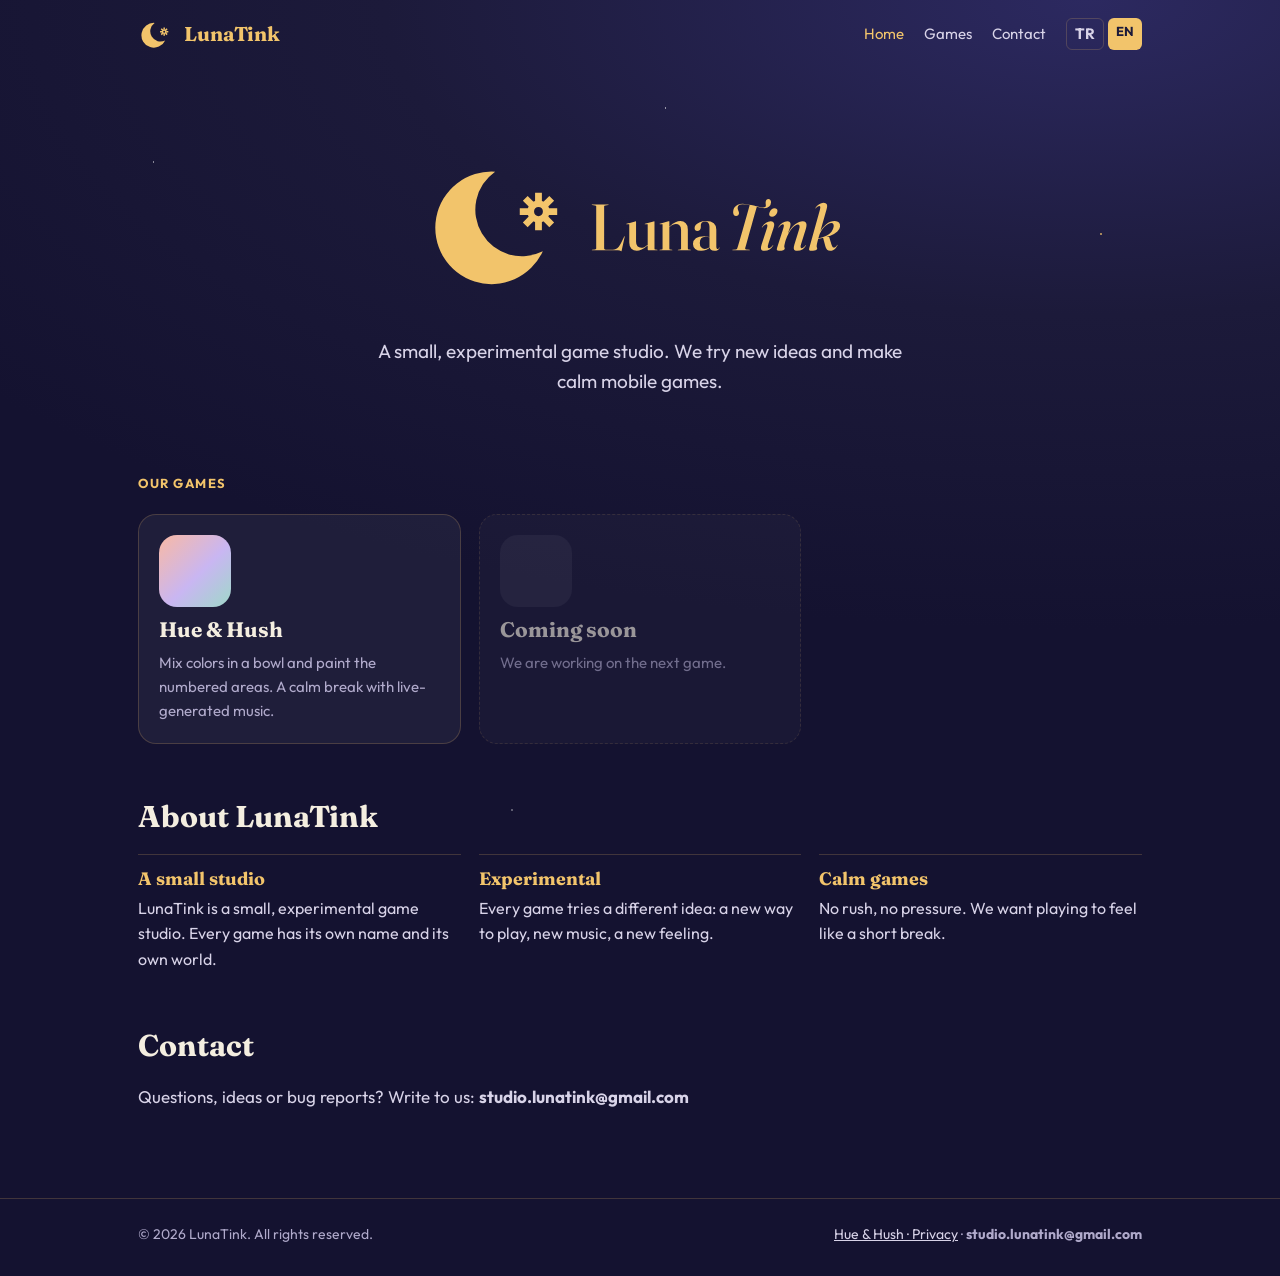
<file: en.html>
<!doctype html>
<html lang="en">
<head>
<meta charset="utf-8">
<meta name="viewport" content="width=device-width,initial-scale=1,viewport-fit=cover">
<title>LunaTink · A small, experimental game studio</title>
<meta name="description" content="A small, experimental game studio. We try new ideas and make calm mobile games.">
<meta property="og:title" content="LunaTink · A small, experimental game studio">
<meta property="og:description" content="A small, experimental game studio. We try new ideas and make calm mobile games.">
<meta property="og:image" content="og-image.png">
<meta name="theme-color" content="#1c1a3a">
<link rel="alternate" hreflang="tr" href="index.html">
<link rel="icon" href="favicon.svg" type="image/svg+xml">
<link rel="icon" href="favicon-48.png" sizes="48x48" type="image/png">
<link rel="apple-touch-icon" href="icon-192.png">
<link rel="preconnect" href="https://fonts.googleapis.com">
<link rel="preconnect" href="https://fonts.gstatic.com" crossorigin>
<link rel="stylesheet" href="https://fonts.googleapis.com/css2?family=Fraunces:opsz,wght@9..144,500;9..144,700&family=Outfit:wght@400;600;700&display=swap">
<style>
:root{--navy:#1c1a3a;--navy-2:#2c2960;--night:#141230;--gold:#f2c46b;--gold-d:#b8862b;--cream:#f4eee0;
--soft:#d8d3e8;--muted:#b0aacb;--line:#f2c46b33;--panel:#ffffff0d;
--body:"Outfit",system-ui,-apple-system,"Segoe UI",sans-serif;--display:"Fraunces",Georgia,serif;color-scheme:dark}
*{box-sizing:border-box}
html{background:var(--night)}
body{margin:0;min-height:100vh;display:flex;flex-direction:column;color:var(--cream);font-family:var(--body);font-size:17px;line-height:1.6;
background:radial-gradient(110% 70% at 85% 0%,var(--navy-2) 0%,var(--navy) 50%,var(--night) 100%) fixed}
body::before{content:"";position:fixed;inset:0;pointer-events:none;z-index:0;opacity:.8;
background-image:radial-gradient(1.5px 1.5px at 12% 18%,#fff9 50%,transparent 51%),radial-gradient(1px 1px at 28% 64%,#fff8 50%,transparent 51%),radial-gradient(1.5px 1.5px at 52% 12%,#fffa 50%,transparent 51%),radial-gradient(1px 1px at 68% 48%,#fff7 50%,transparent 51%),radial-gradient(2px 2px at 86% 26%,#f2c46bcc 50%,transparent 51%),radial-gradient(1px 1px at 93% 78%,#fff8 50%,transparent 51%),radial-gradient(1px 1px at 7% 86%,#fff6 50%,transparent 51%),radial-gradient(1.5px 1.5px at 40% 90%,#fff6 50%,transparent 51%),radial-gradient(1px 1px at 76% 92%,#fff7 50%,transparent 51%)}
body>*{position:relative;z-index:1}
a{color:var(--gold)}
a:focus-visible,.btn:focus-visible{outline:2px solid var(--gold);outline-offset:3px;border-radius:6px}
.wrap{width:100%;max-width:1040px;margin:0 auto;padding-left:max(18px,env(safe-area-inset-left));padding-right:max(18px,env(safe-area-inset-right))}
.top{display:flex;justify-content:space-between;align-items:center;gap:14px;flex-wrap:wrap;padding-block:18px}
.brand{display:flex;align-items:center;gap:10px;color:var(--gold);text-decoration:none;font-family:var(--display);font-weight:700;font-size:20px}
.brand .sym{width:36px;height:auto}
.top nav{display:flex;align-items:center;gap:20px;flex-wrap:wrap}
.top nav a{color:var(--soft);text-decoration:none;font-size:15px}
.top nav a:hover,.top nav a[aria-current]{color:var(--gold)}
.lang{display:flex;gap:4px;font-size:13px;font-weight:700}
.lang a,.lang span{padding:3px 8px;border-radius:6px;text-decoration:none}
.lang span{background:var(--gold);color:var(--navy)}
.lang a{color:var(--soft);border:1px solid var(--line)}
main{flex:1;padding-block:10px 60px}
.hero{display:grid;justify-items:center;text-align:center;gap:18px;padding-block:56px 48px}
.hero .logo{width:min(460px,86%);height:auto;color:var(--gold)}
.hero p{margin:0;max-width:46ch;color:var(--soft);font-size:19px}
h1,h2,h3{font-family:var(--display);line-height:1.15;text-wrap:balance;color:var(--cream);margin:0}
h1{font-size:clamp(32px,6vw,48px)}
h2{font-size:clamp(24px,4vw,30px)}
h3{font-size:21px}
.eyebrow{font-size:13px;font-weight:700;letter-spacing:.12em;text-transform:uppercase;color:var(--gold)}
.section{display:grid;gap:20px;padding-block:28px}
.games{display:grid;grid-template-columns:repeat(auto-fill,minmax(min(100%,300px),1fr));gap:18px}
.game{background:var(--panel);border:1px solid var(--line);border-radius:18px;padding:20px;display:grid;gap:10px;align-content:start;text-decoration:none;color:inherit;transition:transform .2s,border-color .2s}
a.game:hover{transform:translateY(-3px);border-color:#f2c46b88}
.game .ic{width:72px;height:72px;border-radius:18px;background:linear-gradient(135deg,#f9b9a4,#c9b6f2 55%,#9fd8c9)}
.game p{margin:0;color:var(--muted);font-size:15px}
.game.soon{border-style:dashed;opacity:.6}
.game.soon .ic{background:#ffffff14}
.btn{display:inline-flex;align-items:center;gap:8px;background:var(--gold);color:var(--navy);font-weight:700;text-decoration:none;padding:11px 20px;border-radius:999px;font-size:16px;justify-self:start}
.btn.ghost{background:transparent;color:var(--gold);border:1.5px solid var(--gold)}
.btn[aria-disabled]{opacity:.65;cursor:default}
.btns{display:flex;gap:12px;flex-wrap:wrap}
.about{display:grid;grid-template-columns:repeat(auto-fit,minmax(min(100%,260px),1fr));gap:18px}
.about div{border-top:1px solid var(--line);padding-top:14px}
.about h3{font-size:18px;margin-bottom:6px;color:var(--gold)}
.about p{margin:0;color:var(--soft);font-size:16px}
.game-hero{display:grid;grid-template-columns:auto 1fr;gap:24px;align-items:center;padding-block:36px 10px}
.game-hero .ic{width:120px;height:120px;border-radius:28px;background:linear-gradient(135deg,#f9b9a4,#c9b6f2 55%,#9fd8c9);box-shadow:0 10px 30px #0006}
.game-hero p{margin:6px 0 0;color:var(--soft);max-width:52ch}
@media (max-width:560px){.game-hero{grid-template-columns:1fr}}
.facts{display:flex;flex-wrap:wrap;gap:10px;padding:0;margin:0;list-style:none}
.facts li{border:1px solid var(--line);background:var(--panel);border-radius:999px;padding:6px 14px;font-size:15px;color:var(--soft)}
.facts b{color:var(--gold);font-variant-numeric:tabular-nums}
.steps{display:grid;grid-template-columns:repeat(auto-fit,minmax(min(100%,220px),1fr));gap:16px;counter-reset:s;padding:0;margin:0;list-style:none}
.steps li{background:var(--panel);border:1px solid var(--line);border-radius:16px;padding:18px;color:var(--soft)}
.steps li::before{counter-increment:s;content:counter(s);display:grid;place-items:center;width:30px;height:30px;border-radius:50%;background:var(--gold);color:var(--navy);font-weight:700;margin-bottom:10px}
.prose{max-width:68ch;display:grid;gap:14px}
.prose h1{margin-top:30px}
.prose h2{font-size:22px;margin-top:14px;color:var(--gold)}
.prose p,.prose li{color:var(--soft)}
.prose p,.prose ul{margin:0}
.prose .meta{color:var(--muted);font-size:15px}
.box{background:var(--panel);border:1px solid var(--line);border-radius:16px;padding:18px 20px}
.box ul{margin:0;padding-left:20px;display:grid;gap:6px}
.mail{font-weight:700;user-select:all}
footer{border-top:1px solid var(--line);padding-block:24px 30px;color:var(--muted);font-size:14px}
footer .wrap{display:flex;justify-content:space-between;gap:12px;flex-wrap:wrap}
footer a{color:var(--soft)}
@media (prefers-reduced-motion:reduce){*{transition:none!important}}
</style>
</head>
<body>
<header class="wrap top">
  <a class="brand" href="en.html"><svg class="sym" viewBox="0 0 200 180" aria-hidden="true"><path d="M150.78 124.63 A69.00 69.00 0 1 1 92.28 27.13 A57.00 57.00 0 0 0 150.78 124.63Z" fill="currentColor"/><path d="M141.28 53.11 L149.62 53.11 L149.62 64.58 L141.28 64.58Z M158.72 56.88 L164.62 62.78 L156.51 70.89 L150.61 64.99Z M168.38 71.88 L168.38 80.22 L156.92 80.22 L156.92 71.88Z M164.62 89.32 L158.72 95.22 L150.61 87.11 L156.51 81.21Z M149.62 98.98 L141.28 98.98 L141.28 87.52 L149.62 87.52Z M132.18 95.22 L126.28 89.32 L134.39 81.21 L140.29 87.11Z M122.51 80.22 L122.51 71.88 L133.98 71.88 L133.98 80.22Z M126.28 62.78 L132.18 56.88 L140.29 64.99 L134.39 70.89Z" fill="currentColor"/><path d="M131.90 76.05 a13.55 13.55 0 1 0 27.11 0 a13.55 13.55 0 1 0 -27.11 0Z M140.03 76.05 a5.42 5.42 0 1 1 10.84 0 a5.42 5.42 0 1 1 -10.84 0Z" fill="currentColor" fill-rule="evenodd"/></svg><span>LunaTink</span></a>
  <nav aria-label="Menu">
    <a href="en.html" aria-current="page">Home</a>
    <a href="games.html">Games</a>
    <a href="en.html#contact">Contact</a>
    <span class="lang"><a href="index.html" hreflang="tr">TR</a><span>EN</span></span>
  </nav>
</header>
<main class="wrap">
<section class="hero"><svg class="logo" viewBox="0 0 451 180" role="img" aria-label="LunaTink"><path d="M130.22 114.91 A55.20 55.20 0 1 1 83.42 36.91 A45.60 45.60 0 0 0 130.22 114.91Z" fill="currentColor"/><path d="M122.62 57.69 L129.30 57.69 L129.30 66.87 L122.62 66.87Z M136.58 60.71 L141.29 65.42 L134.81 71.91 L130.09 67.19Z M144.31 72.70 L144.31 79.38 L135.13 79.38 L135.13 72.70Z M141.29 86.66 L136.58 91.37 L130.09 84.89 L134.81 80.17Z M129.30 94.39 L122.62 94.39 L122.62 85.21 L129.30 85.21Z M115.34 91.37 L110.63 86.66 L117.11 80.17 L121.83 84.89Z M107.61 79.38 L107.61 72.70 L116.79 72.70 L116.79 79.38Z M110.63 65.42 L115.34 60.71 L121.83 67.19 L117.11 71.91Z" fill="currentColor"/><path d="M115.12 76.04 a10.84 10.84 0 1 0 21.68 0 a10.84 10.84 0 1 0 -21.68 0Z M121.62 76.04 a4.34 4.34 0 1 1 8.67 0 a4.34 4.34 0 1 1 -8.67 0Z" fill="currentColor" fill-rule="evenodd"/><path d="M194.304 69.616 191.52 70.032Q190.944 70.096 190.64 70.304Q190.336 70.512 190.336 70.896V112.144Q190.336 112.816 190.736 113.12Q191.136 113.424 191.904 113.424H198.912Q200.448 113.424 201.808 112.84800000000001Q203.168 112.272 204.48000000000002 110.768Q205.792 109.264 207.168 106.448L210.048 100.496Q210.144 100.336 210.208 100.27199999999999Q210.272 100.208 210.368 100.24Q210.496 100.24 210.52800000000002 100.368Q210.56 100.496 210.496 100.72L207.552 114.256Q207.456 114.672 207.40800000000002 114.78399999999999Q207.36 114.896 207.264 114.896Q207.072 114.896 206.656 114.672Q206.24 114.448 205.584 114.22399999999999Q204.928 114.0 203.904 114.0H178.528Q178.4 114.0 178.32 113.936Q178.24 113.872 178.24 113.808Q178.24 113.616 178.592 113.584L181.376 113.168Q181.984 113.072 182.272 112.88Q182.56 112.688 182.56 112.304V70.896Q182.56 70.512 182.272 70.304Q181.984 70.096 181.376 70.032L178.592 69.616Q178.24 69.55199999999999 178.24 69.392Q178.24 69.29599999999999 178.32 69.24799999999999Q178.4 69.19999999999999 178.528 69.19999999999999H194.368Q194.528 69.19999999999999 194.59199999999998 69.24799999999999Q194.656 69.29599999999999 194.656 69.392Q194.656 69.55199999999999 194.304 69.616ZM233.056 113.008V108.944V108.784V88.88Q233.056 88.688 232.96 88.592Q232.864 88.496 232.64 88.496H230.368Q230.24 88.496 230.176 88.43199999999999Q230.112 88.368 230.112 88.27199999999999Q230.112 88.176 230.176 88.128Q230.24 88.08 230.368 88.048L238.784 85.68Q239.04 85.616 239.152 85.6Q239.264 85.584 239.392 85.584Q239.552 85.584 239.632 85.68Q239.712 85.776 239.712 85.936V112.304Q239.712 112.688 239.88799999999998 112.928Q240.064 113.168 240.48 113.264L242.368 113.552Q242.56 113.584 242.624 113.648Q242.688 113.712 242.688 113.808Q242.688 113.872 242.624 113.936Q242.56 114.0 242.432 114.0H233.92Q233.504 114.0 233.28 113.744Q233.056 113.488 233.056 113.008ZM214.976 106.384V88.88Q214.976 88.688 214.88 88.592Q214.784 88.496 214.56 88.496H212.256Q212.128 88.496 212.064 88.43199999999999Q212.0 88.368 212.0 88.27199999999999Q212.0 88.176 212.07999999999998 88.128Q212.16 88.08 212.256 88.048L220.736 85.68Q220.992 85.616 221.10399999999998 85.6Q221.216 85.584 221.312 85.584Q221.472 85.584 221.55200000000002 85.68Q221.632 85.776 221.632 85.936V105.712Q221.632 108.752 223.024 110.16Q224.416 111.568 226.72 111.568Q228.16 111.568 229.648 110.94399999999999Q231.136 110.32 232.64 108.944L233.728 107.952L234.016 108.272L232.89600000000002 109.264Q229.664 112.176 227.12 113.344Q224.576 114.512 222.336 114.512Q219.136 114.512 217.05599999999998 112.52799999999999Q214.976 110.544 214.976 106.384ZM254.27200000000002 85.872V112.304Q254.27200000000002 112.688 254.464 112.928Q254.656 113.168 255.04000000000002 113.264L256.928 113.552Q257.248 113.616 257.248 113.808Q257.248 114.0 256.992 114.0H244.8Q244.73600000000002 114.0 244.656 113.936Q244.57600000000002 113.872 244.57600000000002 113.808Q244.57600000000002 113.744 244.64000000000001 113.68Q244.704 113.616 244.864 113.584L246.848 113.264Q247.264 113.168 247.44 112.928Q247.616 112.688 247.616 112.336V88.816Q247.616 88.624 247.536 88.52799999999999Q247.45600000000002 88.432 247.23200000000003 88.432H244.92800000000003Q244.8 88.432 244.73600000000002 88.368Q244.67200000000003 88.304 244.67200000000003 88.208Q244.67200000000003 88.112 244.752 88.064Q244.83200000000002 88.01599999999999 244.92800000000003 87.984L253.376 85.616Q253.632 85.55199999999999 253.74400000000003 85.536Q253.85600000000002 85.52 253.95200000000003 85.52Q254.11200000000002 85.52 254.192 85.616Q254.27200000000002 85.712 254.27200000000002 85.872ZM253.66400000000002 91.952 253.376 91.664 254.496 90.64Q257.76 87.696 260.304 86.56Q262.848 85.424 265.088 85.424Q268.288 85.424 270.352 87.392Q272.416 89.36 272.416 93.55199999999999V112.08Q272.416 112.592 272.672 112.912Q272.928 113.232 273.44 113.328L275.072 113.584Q275.232 113.616 275.29600000000005 113.664Q275.36 113.712 275.36 113.808Q275.36 113.872 275.29600000000005 113.936Q275.232 114.0 275.10400000000004 114.0H262.848Q262.56 114.0 262.56 113.808Q262.56 113.616 262.91200000000003 113.552L264.86400000000003 113.264Q265.408 113.168 265.584 112.84800000000001Q265.76 112.528 265.76 112.08V94.224Q265.76 91.152 264.384 89.75999999999999Q263.00800000000004 88.368 260.672 88.368Q259.232 88.368 257.76 88.976Q256.288 89.584 254.752 90.992ZM293.95200000000006 111.024V110.768L293.63200000000006 111.056V91.12Q293.63200000000006 88.52799999999999 292.59200000000004 87.16799999999999Q291.552 85.80799999999999 289.53600000000006 85.80799999999999Q287.29600000000005 85.80799999999999 286.22400000000005 86.89599999999999Q285.15200000000004 87.984 285.15200000000004 89.264V91.664Q285.15200000000004 93.104 284.1600000000001 94.08Q283.16800000000006 95.056 281.6 95.056Q280.48 95.056 279.744 94.352Q279.00800000000004 93.648 279.00800000000004 92.24Q279.00800000000004 90.576 280.30400000000003 89.008Q281.6 87.44 284.12800000000004 86.416Q286.65600000000006 85.392 290.336 85.392Q295.36 85.392 297.84000000000003 87.55199999999999Q300.32000000000005 89.712 300.32000000000005 93.616V110.416Q300.32000000000005 111.632 300.73600000000005 112.16Q301.15200000000004 112.688 301.76000000000005 112.688Q302.336 112.688 302.784 112.336Q303.232 111.984 303.32800000000003 111.216Q303.36 111.088 303.408 111.056Q303.456 111.024 303.48800000000006 111.024Q303.58400000000006 111.024 303.61600000000004 111.056Q303.648 111.088 303.648 111.216Q303.648 111.76 303.136 112.54400000000001Q302.624 113.328 301.504 113.936Q300.384 114.544 298.528 114.544Q296.16 114.544 295.05600000000004 113.568Q293.95200000000006 112.592 293.95200000000006 111.024ZM277.44000000000005 107.824Q277.44000000000005 104.432 280.24 102.336Q283.04 100.24 288.96000000000004 100.24Q291.07200000000006 100.24 292.44800000000004 100.63999999999999Q293.824 101.03999999999999 294.97600000000006 101.648L294.752 101.872Q293.6 101.328 292.35200000000003 101.00800000000001Q291.10400000000004 100.688 289.56800000000004 100.688Q286.944 100.688 285.53600000000006 102.32Q284.12800000000004 103.952 284.12800000000004 106.832Q284.12800000000004 109.616 285.47200000000004 111.136Q286.81600000000003 112.656 288.96000000000004 112.656Q290.432 112.656 291.872 111.98400000000001Q293.312 111.312 294.27200000000005 110.064L294.59200000000004 110.256Q293.184 112.336 290.736 113.45599999999999Q288.288 114.576 285.47200000000004 114.576Q281.88800000000003 114.576 279.66400000000004 112.68799999999999Q277.44000000000005 110.8 277.44000000000005 107.824Z" fill="currentColor"/><path d="M326.15999999999997 68.432Q327.568 68.432 329.808 68.80000000000001Q332.048 69.168 334.608 69.712Q337.168 70.256 339.568 70.8Q341.968 71.344 343.808 71.71199999999999Q345.648 72.08 346.352 72.08Q347.472 72.08 348.096 71.696Q348.71999999999997 71.312 348.848 70.544Q348.944 69.80799999999999 348.784 68.816Q348.624 67.824 348.71999999999997 66.64Q348.816 65.29599999999999 349.568 64.512Q350.32 63.728 351.44 63.728Q352.528 63.728 353.264 64.592Q354.0 65.45599999999999 353.968 66.928Q353.936 69.52 352.11199999999997 71.104Q350.288 72.688 347.76 72.688Q346.384 72.688 344.224 72.304Q342.06399999999996 71.92 339.52 71.344Q336.976 70.768 334.432 70.19200000000001Q331.888 69.616 329.712 69.232Q327.536 68.848 326.128 68.848Q323.856 68.848 322.688 69.632Q321.52 70.416 321.328 71.888Q321.168 73.19999999999999 321.504 74.14399999999999Q321.84 75.088 322.24 75.92Q322.64 76.75200000000001 322.576 77.80799999999999Q322.544 78.99199999999999 321.76 79.75999999999999Q320.976 80.52799999999999 319.664 80.49600000000001Q318.192 80.464 317.376 79.088Q316.56 77.71199999999999 316.88 75.47200000000001Q317.104 73.488 318.24 71.904Q319.376 70.32 321.376 69.376Q323.376 68.432 326.15999999999997 68.432ZM328.71999999999997 111.568Q328.496 112.304 328.72 112.688Q328.944 113.072 329.584 113.136L332.752 113.488Q333.168 113.52 333.168 113.744Q333.168 113.872 333.08799999999997 113.936Q333.008 114.0 332.784 114.0H316.4Q316.24 114.0 316.144 113.936Q316.048 113.872 316.048 113.776Q316.048 113.616 316.15999999999997 113.568Q316.272 113.52 316.464 113.488L319.568 113.136Q320.144 113.072 320.48 112.70400000000001Q320.816 112.336 321.04 111.632Q321.488 110.192 322.256 107.584Q323.024 104.976 323.98400000000004 101.632Q324.944 98.288 326.03200000000004 94.544Q327.12 90.8 328.176 87.03999999999999Q329.23199999999997 83.28 330.192 79.888Q331.152 76.49600000000001 331.904 73.82400000000001Q332.656 71.152 333.072 69.616L340.176 71.152Q339.69599999999997 72.688 338.928 75.31200000000001Q338.15999999999997 77.936 337.23199999999997 81.232Q336.304 84.52799999999999 335.28 88.14399999999999Q334.256 91.75999999999999 333.248 95.344Q332.24 98.928 331.36 102.128Q330.48 105.328 329.79200000000003 107.77600000000001Q329.104 110.224 328.71999999999997 111.568ZM351.536 107.216Q350.64 110.032 350.88 111.008Q351.12 111.984 351.952 111.984Q352.656 111.984 353.504 111.40799999999999Q354.352 110.832 355.59999999999997 109.264Q355.76 109.04 355.84000000000003 108.96000000000001Q355.92 108.88 356.01599999999996 108.912Q356.144 108.944 356.128 109.104Q356.11199999999997 109.264 355.952 109.55199999999999Q354.608 111.824 352.512 113.184Q350.416 114.544 347.568 114.544Q345.872 114.544 345.00800000000004 113.904Q344.144 113.264 344.08 111.91999999999999Q344.01599999999996 110.576 344.656 108.528L349.616 93.456Q350.544 90.64 350.4 89.6Q350.256 88.56 349.36 88.56Q348.688 88.56 347.808 89.136Q346.928 89.712 345.456 91.408Q345.328 91.568 345.23199999999997 91.632Q345.13599999999997 91.696 345.03999999999996 91.664Q344.944 91.632 344.976 91.536Q345.008 91.44 345.104 91.28Q346.832 88.56 349.056 87.024Q351.28 85.488 353.616 85.488Q355.12 85.488 356.01599999999996 86.176Q356.912 86.864 357.08799999999997 88.304Q357.264 89.744 356.52799999999996 91.984ZM354.96 81.136Q353.616 81.136 352.88 80.416Q352.144 79.696 352.144 78.608Q352.144 77.45599999999999 352.832 76.112Q353.52 74.768 354.672 73.80799999999999Q355.824 72.848 357.264 72.848Q358.864 72.848 359.568 73.568Q360.272 74.288 360.272 75.344Q360.272 76.72 359.6 78.048Q358.928 79.376 357.744 80.256Q356.56 81.136 354.96 81.136ZM361.168 91.664Q361.072 91.632 361.10400000000004 91.52000000000001Q361.136 91.408 361.232 91.28Q362.96000000000004 88.56 365.29600000000005 87.024Q367.632 85.488 369.93600000000004 85.488Q371.504 85.488 372.30400000000003 86.19200000000001Q373.10400000000004 86.896 373.10400000000004 88.368Q373.10400000000004 89.424 372.70400000000006 90.928Q372.30400000000003 92.432 371.76 94.0Q371.216 95.568 370.752 96.864Q370.288 98.16 370.16 98.832L369.968 98.768Q371.696 95.024 373.664 92.48Q375.632 89.936 377.632 88.4Q379.632 86.864 381.52 86.176Q383.408 85.488 384.976 85.488Q386.96000000000004 85.488 387.87200000000007 86.432Q388.78400000000005 87.376 388.78400000000005 89.088Q388.78400000000005 90.8 388.08000000000004 93.136L383.696 107.216Q382.76800000000003 110.128 383.04 111.056Q383.312 111.984 384.112 111.984Q384.78400000000005 111.984 385.63200000000006 111.40799999999999Q386.48 110.832 387.728 109.264Q387.92 109.04 388.0 108.96000000000001Q388.08000000000004 108.88 388.17600000000004 108.912Q388.27200000000005 108.944 388.25600000000003 109.104Q388.24 109.264 388.112 109.55199999999999Q386.76800000000003 111.824 384.688 113.184Q382.608 114.544 379.728 114.544Q378.03200000000004 114.544 377.168 113.888Q376.30400000000003 113.232 376.25600000000003 111.904Q376.208 110.576 376.81600000000003 108.528L381.29600000000005 94.224Q382.288 91.056 381.93600000000004 89.952Q381.584 88.848 380.17600000000004 88.848Q379.24800000000005 88.848 377.82400000000007 89.632Q376.40000000000003 90.416 374.784 92.16Q373.168 93.904 371.552 96.72Q369.93600000000004 99.536 368.59200000000004 103.536Q367.952 105.456 367.6 106.80000000000001Q367.24800000000005 108.144 367.10400000000004 109.04Q366.96000000000004 109.936 366.96000000000004 110.48Q366.96000000000004 111.056 367.20000000000005 111.408Q367.44000000000005 111.76 367.44000000000005 112.272Q367.44000000000005 113.232 365.93600000000004 113.888Q364.432 114.544 361.776 114.544Q360.048 114.544 359.744 113.824Q359.44 113.104 359.92 111.504L365.744 93.424Q366.704 90.576 366.528 89.568Q366.35200000000003 88.56 365.488 88.56Q364.81600000000003 88.56 363.93600000000004 89.136Q363.05600000000004 89.712 361.584 91.408Q361.456 91.568 361.36 91.632Q361.264 91.696 361.168 91.664ZM401.904 74.16 391.536 111.536Q391.248 112.656 391.28 113.31200000000001Q391.31199999999995 113.968 391.808 114.256Q392.304 114.544 393.424 114.544Q395.248 114.544 396.544 114.256Q397.84 113.968 398.544 113.456Q399.248 112.944 399.248 112.208Q399.248 111.728 398.99199999999996 111.376Q398.736 111.024 398.736 110.416Q398.736 109.68 398.88 108.688Q399.024 107.696 399.44 105.92Q399.856 104.144 400.656 101.168Q401.52 98.032 403.024 95.44Q404.52799999999996 92.848 406.36799999999994 90.99199999999999Q408.20799999999997 89.136 410.01599999999996 88.176Q411.82399999999996 87.21600000000001 413.23199999999997 87.28Q414.47999999999996 87.376 415.03999999999996 88.336Q415.59999999999997 89.29599999999999 415.376 90.992Q414.99199999999996 93.55199999999999 413.28 95.792Q411.568 98.032 408.256 99.72800000000001Q404.94399999999996 101.424 399.76 102.416L399.856 102.928Q407.44 101.55199999999999 412.11199999999997 99.71199999999999Q416.784 97.872 419.03999999999996 95.664Q421.296 93.456 421.616 90.992Q421.96799999999996 88.368 420.592 86.896Q419.216 85.424 416.56 85.328Q414.416 85.264 412.15999999999997 86.16Q409.904 87.056 407.808 88.75200000000001Q405.712 90.44800000000001 404.01599999999996 92.768Q402.32 95.088 401.296 97.872L401.936 96.848L408.52799999999996 73.52Q408.976 71.92 408.99199999999996 70.768Q409.008 69.616 408.60799999999995 68.88Q408.20799999999997 68.144 407.456 67.808Q406.704 67.47200000000001 405.616 67.47200000000001Q404.144 67.47200000000001 402.64 68.096Q401.13599999999997 68.72 399.77599999999995 69.92Q398.416 71.12 397.35999999999996 72.75200000000001Q397.264 72.88 397.23199999999997 72.99199999999999Q397.2 73.104 397.296 73.136Q397.392 73.168 397.504 73.104Q397.616 73.03999999999999 397.712 72.88Q398.99199999999996 71.50399999999999 399.82399999999996 71.024Q400.656 70.544 401.296 70.544Q402.032 70.544 402.256 71.312Q402.47999999999996 72.08 401.904 74.16ZM404.976 101.424 407.216 110.0Q407.856 112.464 408.976 113.50399999999999Q410.096 114.544 411.856 114.544Q413.424 114.544 414.71999999999997 114.01599999999999Q416.01599999999996 113.488 417.12 112.288Q418.224 111.088 419.18399999999997 109.072Q419.248 108.912 419.248 108.832Q419.248 108.752 419.152 108.72Q419.08799999999997 108.656 418.99199999999996 108.70400000000001Q418.89599999999996 108.752 418.832 108.848Q417.936 110.256 417.18399999999997 110.816Q416.43199999999996 111.376 415.728 111.376Q414.928 111.376 414.368 110.72Q413.808 110.064 413.328 108.496L410.57599999999996 99.696Z" fill="currentColor"/></svg><p>A small, experimental game studio. We try new ideas and make calm mobile games.</p></section>
<section class="section"><span class="eyebrow">Our games</span><div class="games">
  <a class="game" href="hue-and-hush-en.html"><div class="ic" role="img" aria-label="Hue &amp; Hush"></div><h3>Hue &amp; Hush</h3><p>Mix colors in a bowl and paint the numbered areas. A calm break with live-generated music.</p></a>
  <div class="game soon"><div class="ic"></div><h3>Coming soon</h3><p>We are working on the next game.</p></div>
</div></section>
<section class="section"><h2>About LunaTink</h2><div class="about"><div><h3>A small studio</h3><p>LunaTink is a small, experimental game studio. Every game has its own name and its own world.</p></div><div><h3>Experimental</h3><p>Every game tries a different idea: a new way to play, new music, a new feeling.</p></div><div><h3>Calm games</h3><p>No rush, no pressure. We want playing to feel like a short break.</p></div></div></section>
<section class="section" id="contact"><h2>Contact</h2><p style="margin:0;color:var(--soft)">Questions, ideas or bug reports? Write to us: <span class="mail">studio.lunatink@gmail.com</span></p></section>
</main>
<footer><div class="wrap">
  <span>© 2026 LunaTink. All rights reserved.</span>
  <span><a href="hue-and-hush-privacy.html">Hue &amp; Hush · Privacy</a> · <span class="mail">studio.lunatink@gmail.com</span></span>
</div></footer>
</body>
</html>
</file>
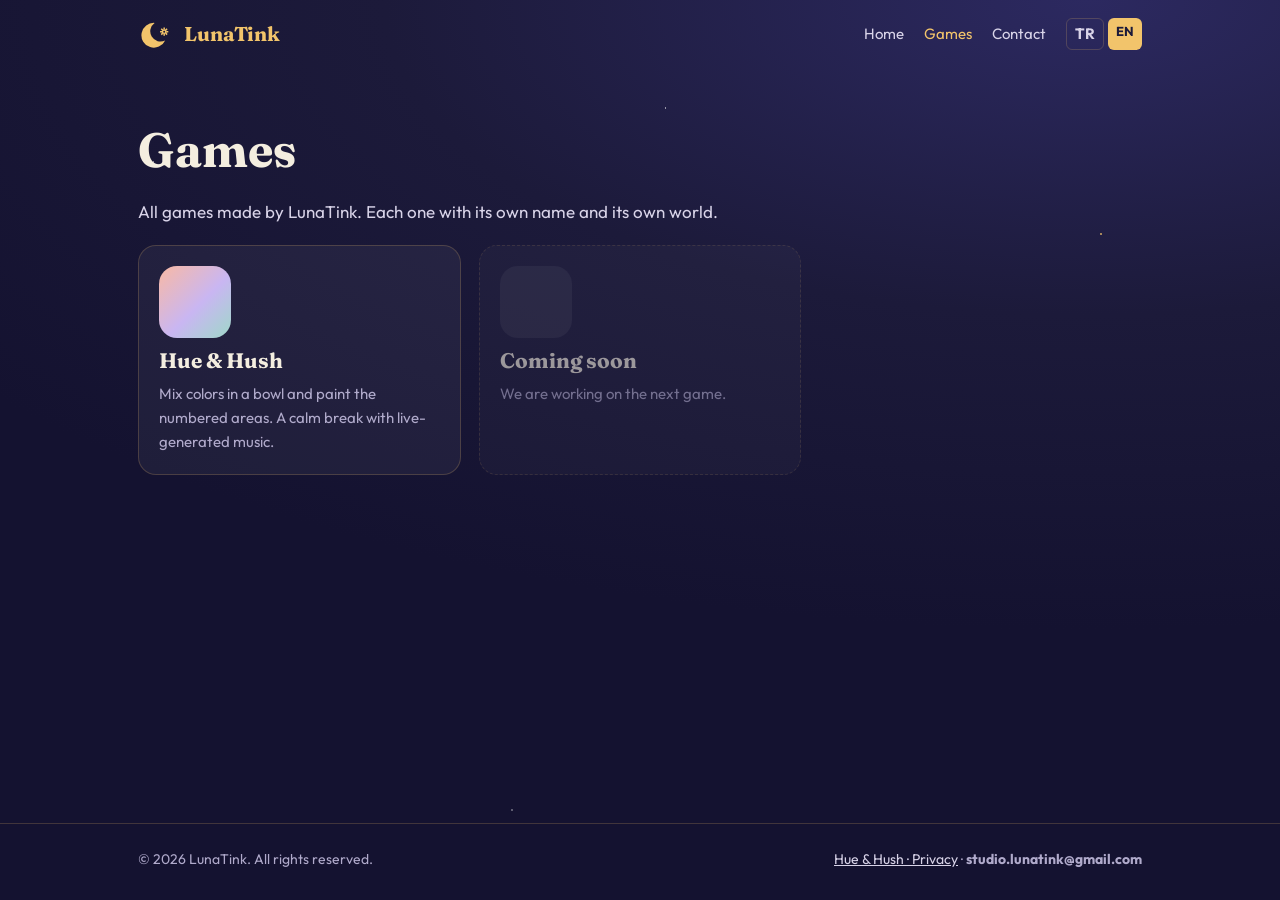
<file: games.html>
<!doctype html>
<html lang="en">
<head>
<meta charset="utf-8">
<meta name="viewport" content="width=device-width,initial-scale=1,viewport-fit=cover">
<title>Games · LunaTink</title>
<meta name="description" content="All games made by LunaTink. Each one with its own name and its own world.">
<meta property="og:title" content="Games · LunaTink">
<meta property="og:description" content="All games made by LunaTink. Each one with its own name and its own world.">
<meta property="og:image" content="og-image.png">
<meta name="theme-color" content="#1c1a3a">
<link rel="alternate" hreflang="tr" href="oyunlar.html">
<link rel="icon" href="favicon.svg" type="image/svg+xml">
<link rel="icon" href="favicon-48.png" sizes="48x48" type="image/png">
<link rel="apple-touch-icon" href="icon-192.png">
<link rel="preconnect" href="https://fonts.googleapis.com">
<link rel="preconnect" href="https://fonts.gstatic.com" crossorigin>
<link rel="stylesheet" href="https://fonts.googleapis.com/css2?family=Fraunces:opsz,wght@9..144,500;9..144,700&family=Outfit:wght@400;600;700&display=swap">
<style>
:root{--navy:#1c1a3a;--navy-2:#2c2960;--night:#141230;--gold:#f2c46b;--gold-d:#b8862b;--cream:#f4eee0;
--soft:#d8d3e8;--muted:#b0aacb;--line:#f2c46b33;--panel:#ffffff0d;
--body:"Outfit",system-ui,-apple-system,"Segoe UI",sans-serif;--display:"Fraunces",Georgia,serif;color-scheme:dark}
*{box-sizing:border-box}
html{background:var(--night)}
body{margin:0;min-height:100vh;display:flex;flex-direction:column;color:var(--cream);font-family:var(--body);font-size:17px;line-height:1.6;
background:radial-gradient(110% 70% at 85% 0%,var(--navy-2) 0%,var(--navy) 50%,var(--night) 100%) fixed}
body::before{content:"";position:fixed;inset:0;pointer-events:none;z-index:0;opacity:.8;
background-image:radial-gradient(1.5px 1.5px at 12% 18%,#fff9 50%,transparent 51%),radial-gradient(1px 1px at 28% 64%,#fff8 50%,transparent 51%),radial-gradient(1.5px 1.5px at 52% 12%,#fffa 50%,transparent 51%),radial-gradient(1px 1px at 68% 48%,#fff7 50%,transparent 51%),radial-gradient(2px 2px at 86% 26%,#f2c46bcc 50%,transparent 51%),radial-gradient(1px 1px at 93% 78%,#fff8 50%,transparent 51%),radial-gradient(1px 1px at 7% 86%,#fff6 50%,transparent 51%),radial-gradient(1.5px 1.5px at 40% 90%,#fff6 50%,transparent 51%),radial-gradient(1px 1px at 76% 92%,#fff7 50%,transparent 51%)}
body>*{position:relative;z-index:1}
a{color:var(--gold)}
a:focus-visible,.btn:focus-visible{outline:2px solid var(--gold);outline-offset:3px;border-radius:6px}
.wrap{width:100%;max-width:1040px;margin:0 auto;padding-left:max(18px,env(safe-area-inset-left));padding-right:max(18px,env(safe-area-inset-right))}
.top{display:flex;justify-content:space-between;align-items:center;gap:14px;flex-wrap:wrap;padding-block:18px}
.brand{display:flex;align-items:center;gap:10px;color:var(--gold);text-decoration:none;font-family:var(--display);font-weight:700;font-size:20px}
.brand .sym{width:36px;height:auto}
.top nav{display:flex;align-items:center;gap:20px;flex-wrap:wrap}
.top nav a{color:var(--soft);text-decoration:none;font-size:15px}
.top nav a:hover,.top nav a[aria-current]{color:var(--gold)}
.lang{display:flex;gap:4px;font-size:13px;font-weight:700}
.lang a,.lang span{padding:3px 8px;border-radius:6px;text-decoration:none}
.lang span{background:var(--gold);color:var(--navy)}
.lang a{color:var(--soft);border:1px solid var(--line)}
main{flex:1;padding-block:10px 60px}
.hero{display:grid;justify-items:center;text-align:center;gap:18px;padding-block:56px 48px}
.hero .logo{width:min(460px,86%);height:auto;color:var(--gold)}
.hero p{margin:0;max-width:46ch;color:var(--soft);font-size:19px}
h1,h2,h3{font-family:var(--display);line-height:1.15;text-wrap:balance;color:var(--cream);margin:0}
h1{font-size:clamp(32px,6vw,48px)}
h2{font-size:clamp(24px,4vw,30px)}
h3{font-size:21px}
.eyebrow{font-size:13px;font-weight:700;letter-spacing:.12em;text-transform:uppercase;color:var(--gold)}
.section{display:grid;gap:20px;padding-block:28px}
.games{display:grid;grid-template-columns:repeat(auto-fill,minmax(min(100%,300px),1fr));gap:18px}
.game{background:var(--panel);border:1px solid var(--line);border-radius:18px;padding:20px;display:grid;gap:10px;align-content:start;text-decoration:none;color:inherit;transition:transform .2s,border-color .2s}
a.game:hover{transform:translateY(-3px);border-color:#f2c46b88}
.game .ic{width:72px;height:72px;border-radius:18px;background:linear-gradient(135deg,#f9b9a4,#c9b6f2 55%,#9fd8c9)}
.game p{margin:0;color:var(--muted);font-size:15px}
.game.soon{border-style:dashed;opacity:.6}
.game.soon .ic{background:#ffffff14}
.btn{display:inline-flex;align-items:center;gap:8px;background:var(--gold);color:var(--navy);font-weight:700;text-decoration:none;padding:11px 20px;border-radius:999px;font-size:16px;justify-self:start}
.btn.ghost{background:transparent;color:var(--gold);border:1.5px solid var(--gold)}
.btn[aria-disabled]{opacity:.65;cursor:default}
.btns{display:flex;gap:12px;flex-wrap:wrap}
.about{display:grid;grid-template-columns:repeat(auto-fit,minmax(min(100%,260px),1fr));gap:18px}
.about div{border-top:1px solid var(--line);padding-top:14px}
.about h3{font-size:18px;margin-bottom:6px;color:var(--gold)}
.about p{margin:0;color:var(--soft);font-size:16px}
.game-hero{display:grid;grid-template-columns:auto 1fr;gap:24px;align-items:center;padding-block:36px 10px}
.game-hero .ic{width:120px;height:120px;border-radius:28px;background:linear-gradient(135deg,#f9b9a4,#c9b6f2 55%,#9fd8c9);box-shadow:0 10px 30px #0006}
.game-hero p{margin:6px 0 0;color:var(--soft);max-width:52ch}
@media (max-width:560px){.game-hero{grid-template-columns:1fr}}
.facts{display:flex;flex-wrap:wrap;gap:10px;padding:0;margin:0;list-style:none}
.facts li{border:1px solid var(--line);background:var(--panel);border-radius:999px;padding:6px 14px;font-size:15px;color:var(--soft)}
.facts b{color:var(--gold);font-variant-numeric:tabular-nums}
.steps{display:grid;grid-template-columns:repeat(auto-fit,minmax(min(100%,220px),1fr));gap:16px;counter-reset:s;padding:0;margin:0;list-style:none}
.steps li{background:var(--panel);border:1px solid var(--line);border-radius:16px;padding:18px;color:var(--soft)}
.steps li::before{counter-increment:s;content:counter(s);display:grid;place-items:center;width:30px;height:30px;border-radius:50%;background:var(--gold);color:var(--navy);font-weight:700;margin-bottom:10px}
.prose{max-width:68ch;display:grid;gap:14px}
.prose h1{margin-top:30px}
.prose h2{font-size:22px;margin-top:14px;color:var(--gold)}
.prose p,.prose li{color:var(--soft)}
.prose p,.prose ul{margin:0}
.prose .meta{color:var(--muted);font-size:15px}
.box{background:var(--panel);border:1px solid var(--line);border-radius:16px;padding:18px 20px}
.box ul{margin:0;padding-left:20px;display:grid;gap:6px}
.mail{font-weight:700;user-select:all}
footer{border-top:1px solid var(--line);padding-block:24px 30px;color:var(--muted);font-size:14px}
footer .wrap{display:flex;justify-content:space-between;gap:12px;flex-wrap:wrap}
footer a{color:var(--soft)}
@media (prefers-reduced-motion:reduce){*{transition:none!important}}
</style>
</head>
<body>
<header class="wrap top">
  <a class="brand" href="en.html"><svg class="sym" viewBox="0 0 200 180" aria-hidden="true"><path d="M150.78 124.63 A69.00 69.00 0 1 1 92.28 27.13 A57.00 57.00 0 0 0 150.78 124.63Z" fill="currentColor"/><path d="M141.28 53.11 L149.62 53.11 L149.62 64.58 L141.28 64.58Z M158.72 56.88 L164.62 62.78 L156.51 70.89 L150.61 64.99Z M168.38 71.88 L168.38 80.22 L156.92 80.22 L156.92 71.88Z M164.62 89.32 L158.72 95.22 L150.61 87.11 L156.51 81.21Z M149.62 98.98 L141.28 98.98 L141.28 87.52 L149.62 87.52Z M132.18 95.22 L126.28 89.32 L134.39 81.21 L140.29 87.11Z M122.51 80.22 L122.51 71.88 L133.98 71.88 L133.98 80.22Z M126.28 62.78 L132.18 56.88 L140.29 64.99 L134.39 70.89Z" fill="currentColor"/><path d="M131.90 76.05 a13.55 13.55 0 1 0 27.11 0 a13.55 13.55 0 1 0 -27.11 0Z M140.03 76.05 a5.42 5.42 0 1 1 10.84 0 a5.42 5.42 0 1 1 -10.84 0Z" fill="currentColor" fill-rule="evenodd"/></svg><span>LunaTink</span></a>
  <nav aria-label="Menu">
    <a href="en.html">Home</a>
    <a href="games.html" aria-current="page">Games</a>
    <a href="en.html#contact">Contact</a>
    <span class="lang"><a href="oyunlar.html" hreflang="tr">TR</a><span>EN</span></span>
  </nav>
</header>
<main class="wrap">
<section class="section" style="padding-top:44px"><h1>Games</h1><p style="margin:0;color:var(--soft)">All games made by LunaTink. Each one with its own name and its own world.</p><div class="games">
  <a class="game" href="hue-and-hush-en.html"><div class="ic" role="img" aria-label="Hue &amp; Hush"></div><h3>Hue &amp; Hush</h3><p>Mix colors in a bowl and paint the numbered areas. A calm break with live-generated music.</p></a>
  <div class="game soon"><div class="ic"></div><h3>Coming soon</h3><p>We are working on the next game.</p></div>
</div></section>
</main>
<footer><div class="wrap">
  <span>© 2026 LunaTink. All rights reserved.</span>
  <span><a href="hue-and-hush-privacy.html">Hue &amp; Hush · Privacy</a> · <span class="mail">studio.lunatink@gmail.com</span></span>
</div></footer>
</body>
</html>
</file>
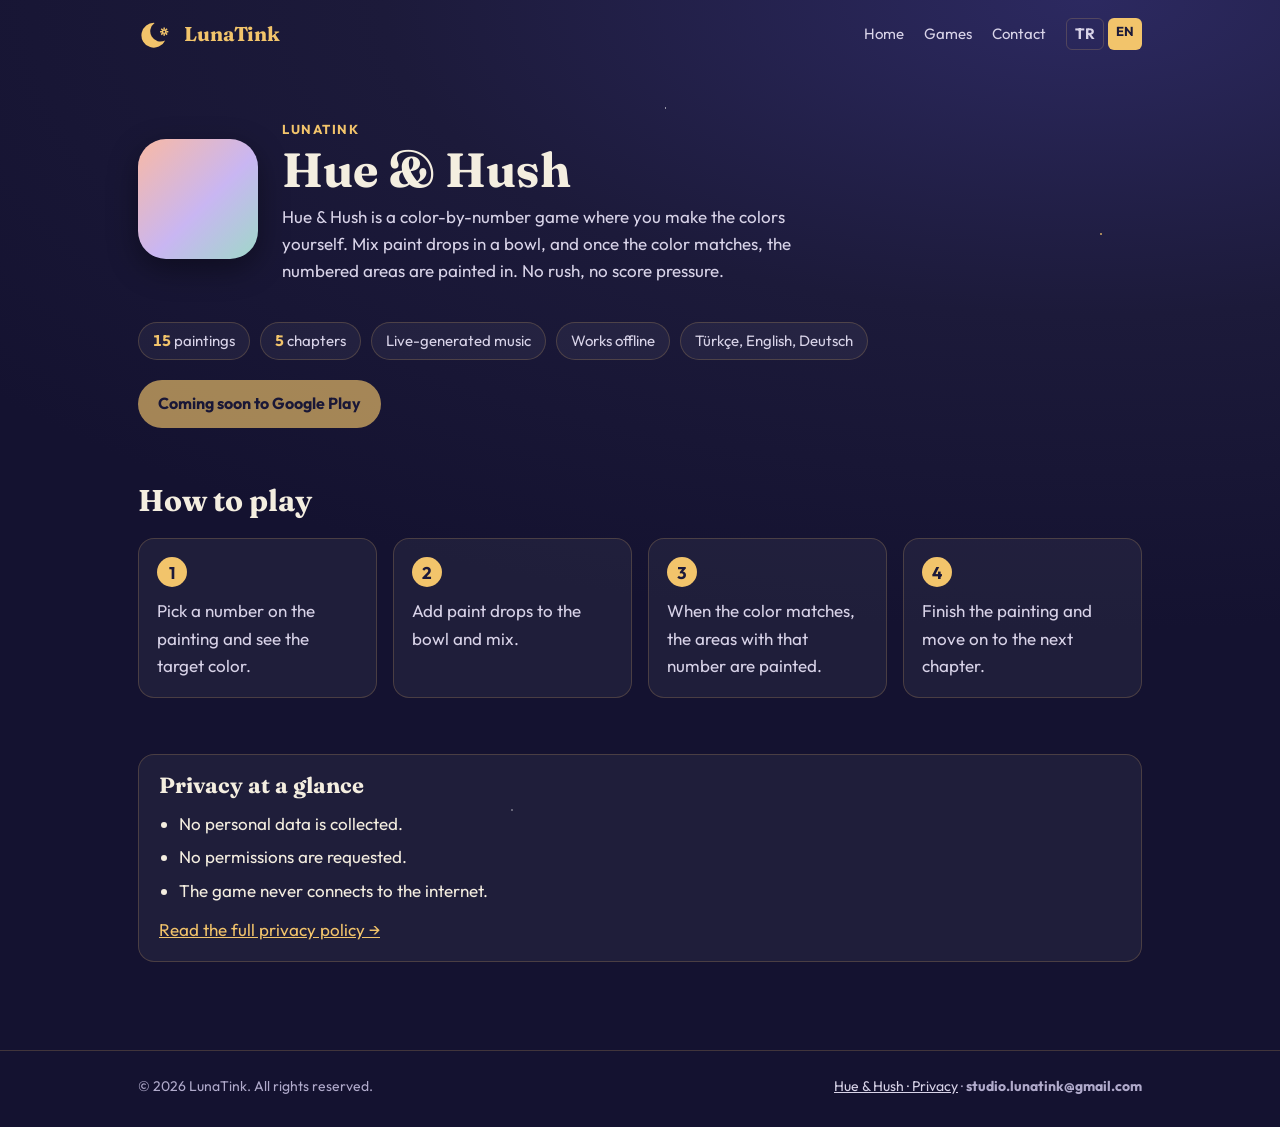
<file: hue-and-hush-en.html>
<!doctype html>
<html lang="en">
<head>
<meta charset="utf-8">
<meta name="viewport" content="width=device-width,initial-scale=1,viewport-fit=cover">
<title>Hue &amp; Hush · LunaTink</title>
<meta name="description" content="Mix colors in a bowl and paint the numbered areas. A calm break with live-generated music.">
<meta property="og:title" content="Hue &amp; Hush · LunaTink">
<meta property="og:description" content="Mix colors in a bowl and paint the numbered areas. A calm break with live-generated music.">
<meta property="og:image" content="og-image.png">
<meta name="theme-color" content="#1c1a3a">
<link rel="alternate" hreflang="tr" href="hue-and-hush.html">
<link rel="icon" href="favicon.svg" type="image/svg+xml">
<link rel="icon" href="favicon-48.png" sizes="48x48" type="image/png">
<link rel="apple-touch-icon" href="icon-192.png">
<link rel="preconnect" href="https://fonts.googleapis.com">
<link rel="preconnect" href="https://fonts.gstatic.com" crossorigin>
<link rel="stylesheet" href="https://fonts.googleapis.com/css2?family=Fraunces:opsz,wght@9..144,500;9..144,700&family=Outfit:wght@400;600;700&display=swap">
<style>
:root{--navy:#1c1a3a;--navy-2:#2c2960;--night:#141230;--gold:#f2c46b;--gold-d:#b8862b;--cream:#f4eee0;
--soft:#d8d3e8;--muted:#b0aacb;--line:#f2c46b33;--panel:#ffffff0d;
--body:"Outfit",system-ui,-apple-system,"Segoe UI",sans-serif;--display:"Fraunces",Georgia,serif;color-scheme:dark}
*{box-sizing:border-box}
html{background:var(--night)}
body{margin:0;min-height:100vh;display:flex;flex-direction:column;color:var(--cream);font-family:var(--body);font-size:17px;line-height:1.6;
background:radial-gradient(110% 70% at 85% 0%,var(--navy-2) 0%,var(--navy) 50%,var(--night) 100%) fixed}
body::before{content:"";position:fixed;inset:0;pointer-events:none;z-index:0;opacity:.8;
background-image:radial-gradient(1.5px 1.5px at 12% 18%,#fff9 50%,transparent 51%),radial-gradient(1px 1px at 28% 64%,#fff8 50%,transparent 51%),radial-gradient(1.5px 1.5px at 52% 12%,#fffa 50%,transparent 51%),radial-gradient(1px 1px at 68% 48%,#fff7 50%,transparent 51%),radial-gradient(2px 2px at 86% 26%,#f2c46bcc 50%,transparent 51%),radial-gradient(1px 1px at 93% 78%,#fff8 50%,transparent 51%),radial-gradient(1px 1px at 7% 86%,#fff6 50%,transparent 51%),radial-gradient(1.5px 1.5px at 40% 90%,#fff6 50%,transparent 51%),radial-gradient(1px 1px at 76% 92%,#fff7 50%,transparent 51%)}
body>*{position:relative;z-index:1}
a{color:var(--gold)}
a:focus-visible,.btn:focus-visible{outline:2px solid var(--gold);outline-offset:3px;border-radius:6px}
.wrap{width:100%;max-width:1040px;margin:0 auto;padding-left:max(18px,env(safe-area-inset-left));padding-right:max(18px,env(safe-area-inset-right))}
.top{display:flex;justify-content:space-between;align-items:center;gap:14px;flex-wrap:wrap;padding-block:18px}
.brand{display:flex;align-items:center;gap:10px;color:var(--gold);text-decoration:none;font-family:var(--display);font-weight:700;font-size:20px}
.brand .sym{width:36px;height:auto}
.top nav{display:flex;align-items:center;gap:20px;flex-wrap:wrap}
.top nav a{color:var(--soft);text-decoration:none;font-size:15px}
.top nav a:hover,.top nav a[aria-current]{color:var(--gold)}
.lang{display:flex;gap:4px;font-size:13px;font-weight:700}
.lang a,.lang span{padding:3px 8px;border-radius:6px;text-decoration:none}
.lang span{background:var(--gold);color:var(--navy)}
.lang a{color:var(--soft);border:1px solid var(--line)}
main{flex:1;padding-block:10px 60px}
.hero{display:grid;justify-items:center;text-align:center;gap:18px;padding-block:56px 48px}
.hero .logo{width:min(460px,86%);height:auto;color:var(--gold)}
.hero p{margin:0;max-width:46ch;color:var(--soft);font-size:19px}
h1,h2,h3{font-family:var(--display);line-height:1.15;text-wrap:balance;color:var(--cream);margin:0}
h1{font-size:clamp(32px,6vw,48px)}
h2{font-size:clamp(24px,4vw,30px)}
h3{font-size:21px}
.eyebrow{font-size:13px;font-weight:700;letter-spacing:.12em;text-transform:uppercase;color:var(--gold)}
.section{display:grid;gap:20px;padding-block:28px}
.games{display:grid;grid-template-columns:repeat(auto-fill,minmax(min(100%,300px),1fr));gap:18px}
.game{background:var(--panel);border:1px solid var(--line);border-radius:18px;padding:20px;display:grid;gap:10px;align-content:start;text-decoration:none;color:inherit;transition:transform .2s,border-color .2s}
a.game:hover{transform:translateY(-3px);border-color:#f2c46b88}
.game .ic{width:72px;height:72px;border-radius:18px;background:linear-gradient(135deg,#f9b9a4,#c9b6f2 55%,#9fd8c9)}
.game p{margin:0;color:var(--muted);font-size:15px}
.game.soon{border-style:dashed;opacity:.6}
.game.soon .ic{background:#ffffff14}
.btn{display:inline-flex;align-items:center;gap:8px;background:var(--gold);color:var(--navy);font-weight:700;text-decoration:none;padding:11px 20px;border-radius:999px;font-size:16px;justify-self:start}
.btn.ghost{background:transparent;color:var(--gold);border:1.5px solid var(--gold)}
.btn[aria-disabled]{opacity:.65;cursor:default}
.btns{display:flex;gap:12px;flex-wrap:wrap}
.about{display:grid;grid-template-columns:repeat(auto-fit,minmax(min(100%,260px),1fr));gap:18px}
.about div{border-top:1px solid var(--line);padding-top:14px}
.about h3{font-size:18px;margin-bottom:6px;color:var(--gold)}
.about p{margin:0;color:var(--soft);font-size:16px}
.game-hero{display:grid;grid-template-columns:auto 1fr;gap:24px;align-items:center;padding-block:36px 10px}
.game-hero .ic{width:120px;height:120px;border-radius:28px;background:linear-gradient(135deg,#f9b9a4,#c9b6f2 55%,#9fd8c9);box-shadow:0 10px 30px #0006}
.game-hero p{margin:6px 0 0;color:var(--soft);max-width:52ch}
@media (max-width:560px){.game-hero{grid-template-columns:1fr}}
.facts{display:flex;flex-wrap:wrap;gap:10px;padding:0;margin:0;list-style:none}
.facts li{border:1px solid var(--line);background:var(--panel);border-radius:999px;padding:6px 14px;font-size:15px;color:var(--soft)}
.facts b{color:var(--gold);font-variant-numeric:tabular-nums}
.steps{display:grid;grid-template-columns:repeat(auto-fit,minmax(min(100%,220px),1fr));gap:16px;counter-reset:s;padding:0;margin:0;list-style:none}
.steps li{background:var(--panel);border:1px solid var(--line);border-radius:16px;padding:18px;color:var(--soft)}
.steps li::before{counter-increment:s;content:counter(s);display:grid;place-items:center;width:30px;height:30px;border-radius:50%;background:var(--gold);color:var(--navy);font-weight:700;margin-bottom:10px}
.prose{max-width:68ch;display:grid;gap:14px}
.prose h1{margin-top:30px}
.prose h2{font-size:22px;margin-top:14px;color:var(--gold)}
.prose p,.prose li{color:var(--soft)}
.prose p,.prose ul{margin:0}
.prose .meta{color:var(--muted);font-size:15px}
.box{background:var(--panel);border:1px solid var(--line);border-radius:16px;padding:18px 20px}
.box ul{margin:0;padding-left:20px;display:grid;gap:6px}
.mail{font-weight:700;user-select:all}
footer{border-top:1px solid var(--line);padding-block:24px 30px;color:var(--muted);font-size:14px}
footer .wrap{display:flex;justify-content:space-between;gap:12px;flex-wrap:wrap}
footer a{color:var(--soft)}
@media (prefers-reduced-motion:reduce){*{transition:none!important}}
</style>
</head>
<body>
<header class="wrap top">
  <a class="brand" href="en.html"><svg class="sym" viewBox="0 0 200 180" aria-hidden="true"><path d="M150.78 124.63 A69.00 69.00 0 1 1 92.28 27.13 A57.00 57.00 0 0 0 150.78 124.63Z" fill="currentColor"/><path d="M141.28 53.11 L149.62 53.11 L149.62 64.58 L141.28 64.58Z M158.72 56.88 L164.62 62.78 L156.51 70.89 L150.61 64.99Z M168.38 71.88 L168.38 80.22 L156.92 80.22 L156.92 71.88Z M164.62 89.32 L158.72 95.22 L150.61 87.11 L156.51 81.21Z M149.62 98.98 L141.28 98.98 L141.28 87.52 L149.62 87.52Z M132.18 95.22 L126.28 89.32 L134.39 81.21 L140.29 87.11Z M122.51 80.22 L122.51 71.88 L133.98 71.88 L133.98 80.22Z M126.28 62.78 L132.18 56.88 L140.29 64.99 L134.39 70.89Z" fill="currentColor"/><path d="M131.90 76.05 a13.55 13.55 0 1 0 27.11 0 a13.55 13.55 0 1 0 -27.11 0Z M140.03 76.05 a5.42 5.42 0 1 1 10.84 0 a5.42 5.42 0 1 1 -10.84 0Z" fill="currentColor" fill-rule="evenodd"/></svg><span>LunaTink</span></a>
  <nav aria-label="Menu">
    <a href="en.html">Home</a>
    <a href="games.html">Games</a>
    <a href="en.html#contact">Contact</a>
    <span class="lang"><a href="hue-and-hush.html" hreflang="tr">TR</a><span>EN</span></span>
  </nav>
</header>
<main class="wrap">
<section class="game-hero"><div class="ic" role="img" aria-label="Hue &amp; Hush"></div>
  <div><span class="eyebrow" lang="en">LunaTink</span><h1>Hue &amp; Hush</h1><p>Hue & Hush is a color-by-number game where you make the colors yourself. Mix paint drops in a bowl, and once the color matches, the numbered areas are painted in. No rush, no score pressure.</p></div></section>
<section class="section"><ul class="facts"><li><b>15</b> paintings</li><li><b>5</b> chapters</li><li>Live-generated music</li><li>Works offline</li><li>Türkçe, English, Deutsch</li></ul><div class="btns"><span class="btn" aria-disabled="true">Coming soon to Google Play</span></div></section>
<section class="section"><h2>How to play</h2><ol class="steps"><li>Pick a number on the painting and see the target color.</li><li>Add paint drops to the bowl and mix.</li><li>When the color matches, the areas with that number are painted.</li><li>Finish the painting and move on to the next chapter.</li></ol></section>
<section class="section"><div class="box" style="display:grid;gap:12px"><h2 style="font-size:22px">Privacy at a glance</h2><ul><li>No personal data is collected.</li><li>No permissions are requested.</li><li>The game never connects to the internet.</li></ul><a href="hue-and-hush-privacy.html">Read the full privacy policy →</a></div></section>
</main>
<footer><div class="wrap">
  <span>© 2026 LunaTink. All rights reserved.</span>
  <span><a href="hue-and-hush-privacy.html">Hue &amp; Hush · Privacy</a> · <span class="mail">studio.lunatink@gmail.com</span></span>
</div></footer>
</body>
</html>
</file>
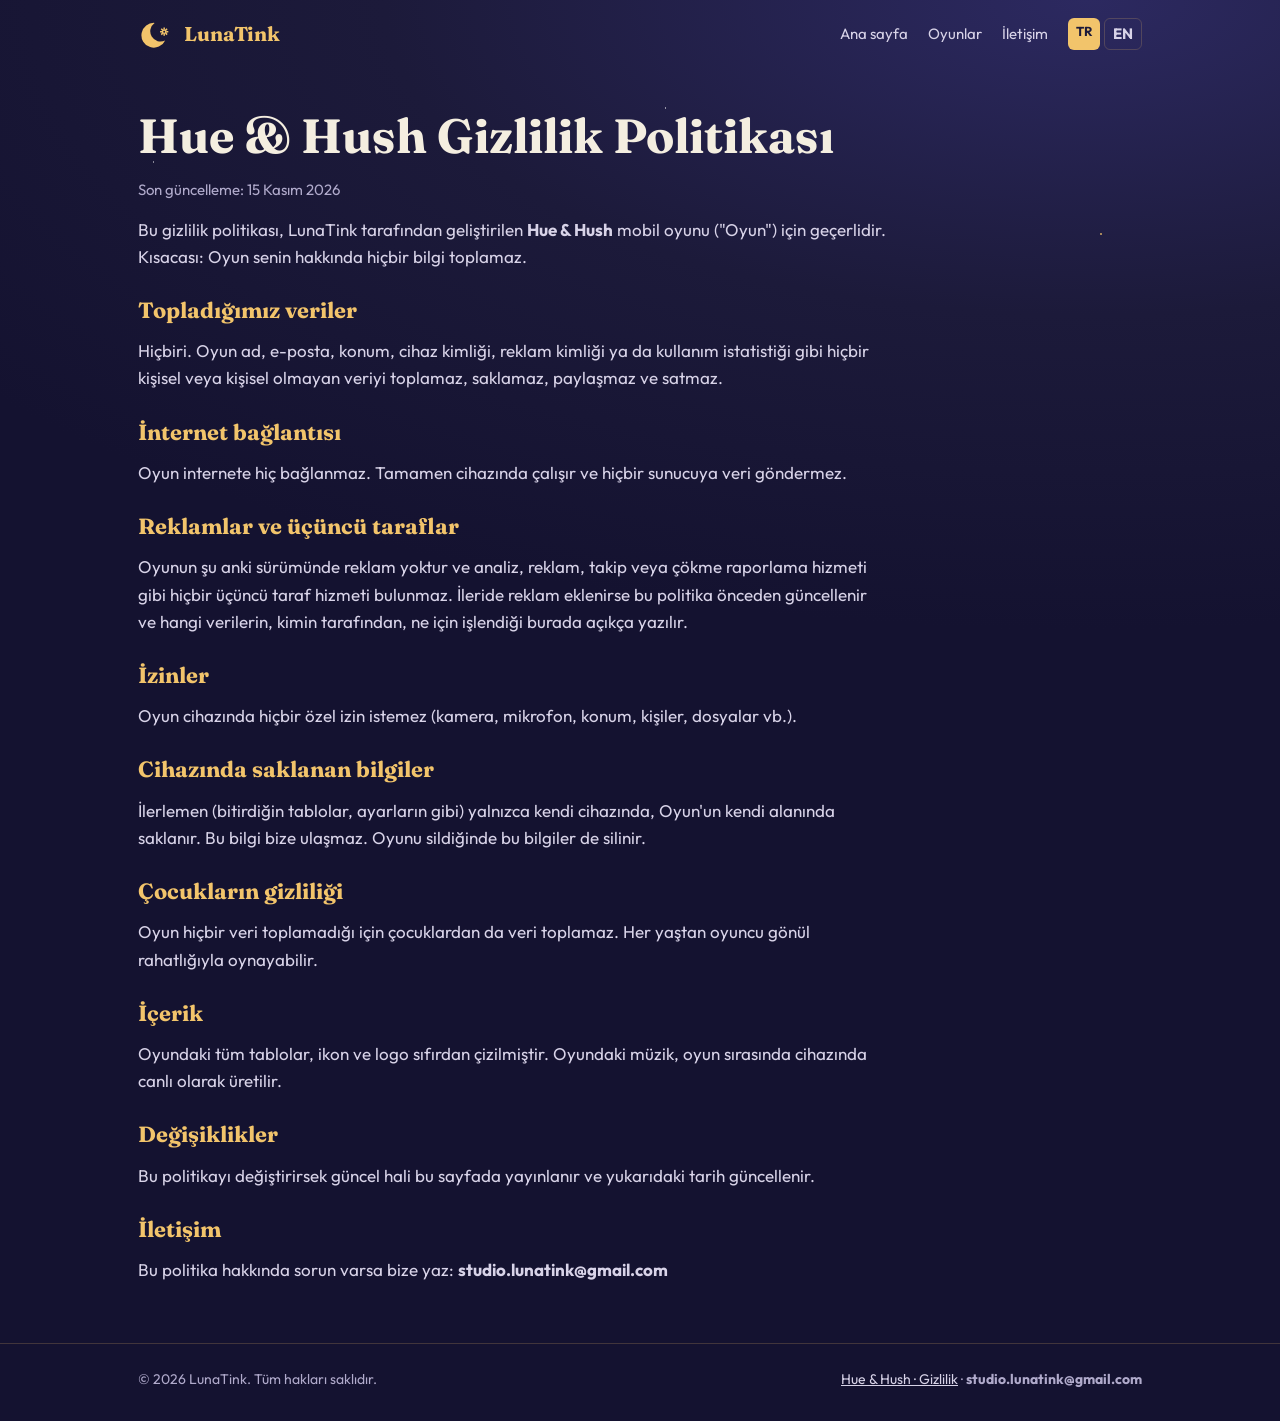
<file: hue-and-hush-gizlilik.html>
<!doctype html>
<html lang="tr">
<head>
<meta charset="utf-8">
<meta name="viewport" content="width=device-width,initial-scale=1,viewport-fit=cover">
<title>Hue &amp; Hush Gizlilik Politikası · LunaTink</title>
<meta name="description" content="Hue &amp; Hush hiçbir veri toplamaz.">
<meta property="og:title" content="Hue &amp; Hush Gizlilik Politikası · LunaTink">
<meta property="og:description" content="Hue &amp; Hush hiçbir veri toplamaz.">
<meta property="og:image" content="og-image.png">
<meta name="theme-color" content="#1c1a3a">
<link rel="alternate" hreflang="en" href="hue-and-hush-privacy.html">
<link rel="icon" href="favicon.svg" type="image/svg+xml">
<link rel="icon" href="favicon-48.png" sizes="48x48" type="image/png">
<link rel="apple-touch-icon" href="icon-192.png">
<link rel="preconnect" href="https://fonts.googleapis.com">
<link rel="preconnect" href="https://fonts.gstatic.com" crossorigin>
<link rel="stylesheet" href="https://fonts.googleapis.com/css2?family=Fraunces:opsz,wght@9..144,500;9..144,700&family=Outfit:wght@400;600;700&display=swap">
<style>
:root{--navy:#1c1a3a;--navy-2:#2c2960;--night:#141230;--gold:#f2c46b;--gold-d:#b8862b;--cream:#f4eee0;
--soft:#d8d3e8;--muted:#b0aacb;--line:#f2c46b33;--panel:#ffffff0d;
--body:"Outfit",system-ui,-apple-system,"Segoe UI",sans-serif;--display:"Fraunces",Georgia,serif;color-scheme:dark}
*{box-sizing:border-box}
html{background:var(--night)}
body{margin:0;min-height:100vh;display:flex;flex-direction:column;color:var(--cream);font-family:var(--body);font-size:17px;line-height:1.6;
background:radial-gradient(110% 70% at 85% 0%,var(--navy-2) 0%,var(--navy) 50%,var(--night) 100%) fixed}
body::before{content:"";position:fixed;inset:0;pointer-events:none;z-index:0;opacity:.8;
background-image:radial-gradient(1.5px 1.5px at 12% 18%,#fff9 50%,transparent 51%),radial-gradient(1px 1px at 28% 64%,#fff8 50%,transparent 51%),radial-gradient(1.5px 1.5px at 52% 12%,#fffa 50%,transparent 51%),radial-gradient(1px 1px at 68% 48%,#fff7 50%,transparent 51%),radial-gradient(2px 2px at 86% 26%,#f2c46bcc 50%,transparent 51%),radial-gradient(1px 1px at 93% 78%,#fff8 50%,transparent 51%),radial-gradient(1px 1px at 7% 86%,#fff6 50%,transparent 51%),radial-gradient(1.5px 1.5px at 40% 90%,#fff6 50%,transparent 51%),radial-gradient(1px 1px at 76% 92%,#fff7 50%,transparent 51%)}
body>*{position:relative;z-index:1}
a{color:var(--gold)}
a:focus-visible,.btn:focus-visible{outline:2px solid var(--gold);outline-offset:3px;border-radius:6px}
.wrap{width:100%;max-width:1040px;margin:0 auto;padding-left:max(18px,env(safe-area-inset-left));padding-right:max(18px,env(safe-area-inset-right))}
.top{display:flex;justify-content:space-between;align-items:center;gap:14px;flex-wrap:wrap;padding-block:18px}
.brand{display:flex;align-items:center;gap:10px;color:var(--gold);text-decoration:none;font-family:var(--display);font-weight:700;font-size:20px}
.brand .sym{width:36px;height:auto}
.top nav{display:flex;align-items:center;gap:20px;flex-wrap:wrap}
.top nav a{color:var(--soft);text-decoration:none;font-size:15px}
.top nav a:hover,.top nav a[aria-current]{color:var(--gold)}
.lang{display:flex;gap:4px;font-size:13px;font-weight:700}
.lang a,.lang span{padding:3px 8px;border-radius:6px;text-decoration:none}
.lang span{background:var(--gold);color:var(--navy)}
.lang a{color:var(--soft);border:1px solid var(--line)}
main{flex:1;padding-block:10px 60px}
.hero{display:grid;justify-items:center;text-align:center;gap:18px;padding-block:56px 48px}
.hero .logo{width:min(460px,86%);height:auto;color:var(--gold)}
.hero p{margin:0;max-width:46ch;color:var(--soft);font-size:19px}
h1,h2,h3{font-family:var(--display);line-height:1.15;text-wrap:balance;color:var(--cream);margin:0}
h1{font-size:clamp(32px,6vw,48px)}
h2{font-size:clamp(24px,4vw,30px)}
h3{font-size:21px}
.eyebrow{font-size:13px;font-weight:700;letter-spacing:.12em;text-transform:uppercase;color:var(--gold)}
.section{display:grid;gap:20px;padding-block:28px}
.games{display:grid;grid-template-columns:repeat(auto-fill,minmax(min(100%,300px),1fr));gap:18px}
.game{background:var(--panel);border:1px solid var(--line);border-radius:18px;padding:20px;display:grid;gap:10px;align-content:start;text-decoration:none;color:inherit;transition:transform .2s,border-color .2s}
a.game:hover{transform:translateY(-3px);border-color:#f2c46b88}
.game .ic{width:72px;height:72px;border-radius:18px;background:linear-gradient(135deg,#f9b9a4,#c9b6f2 55%,#9fd8c9)}
.game p{margin:0;color:var(--muted);font-size:15px}
.game.soon{border-style:dashed;opacity:.6}
.game.soon .ic{background:#ffffff14}
.btn{display:inline-flex;align-items:center;gap:8px;background:var(--gold);color:var(--navy);font-weight:700;text-decoration:none;padding:11px 20px;border-radius:999px;font-size:16px;justify-self:start}
.btn.ghost{background:transparent;color:var(--gold);border:1.5px solid var(--gold)}
.btn[aria-disabled]{opacity:.65;cursor:default}
.btns{display:flex;gap:12px;flex-wrap:wrap}
.about{display:grid;grid-template-columns:repeat(auto-fit,minmax(min(100%,260px),1fr));gap:18px}
.about div{border-top:1px solid var(--line);padding-top:14px}
.about h3{font-size:18px;margin-bottom:6px;color:var(--gold)}
.about p{margin:0;color:var(--soft);font-size:16px}
.game-hero{display:grid;grid-template-columns:auto 1fr;gap:24px;align-items:center;padding-block:36px 10px}
.game-hero .ic{width:120px;height:120px;border-radius:28px;background:linear-gradient(135deg,#f9b9a4,#c9b6f2 55%,#9fd8c9);box-shadow:0 10px 30px #0006}
.game-hero p{margin:6px 0 0;color:var(--soft);max-width:52ch}
@media (max-width:560px){.game-hero{grid-template-columns:1fr}}
.facts{display:flex;flex-wrap:wrap;gap:10px;padding:0;margin:0;list-style:none}
.facts li{border:1px solid var(--line);background:var(--panel);border-radius:999px;padding:6px 14px;font-size:15px;color:var(--soft)}
.facts b{color:var(--gold);font-variant-numeric:tabular-nums}
.steps{display:grid;grid-template-columns:repeat(auto-fit,minmax(min(100%,220px),1fr));gap:16px;counter-reset:s;padding:0;margin:0;list-style:none}
.steps li{background:var(--panel);border:1px solid var(--line);border-radius:16px;padding:18px;color:var(--soft)}
.steps li::before{counter-increment:s;content:counter(s);display:grid;place-items:center;width:30px;height:30px;border-radius:50%;background:var(--gold);color:var(--navy);font-weight:700;margin-bottom:10px}
.prose{max-width:68ch;display:grid;gap:14px}
.prose h1{margin-top:30px}
.prose h2{font-size:22px;margin-top:14px;color:var(--gold)}
.prose p,.prose li{color:var(--soft)}
.prose p,.prose ul{margin:0}
.prose .meta{color:var(--muted);font-size:15px}
.box{background:var(--panel);border:1px solid var(--line);border-radius:16px;padding:18px 20px}
.box ul{margin:0;padding-left:20px;display:grid;gap:6px}
.mail{font-weight:700;user-select:all}
footer{border-top:1px solid var(--line);padding-block:24px 30px;color:var(--muted);font-size:14px}
footer .wrap{display:flex;justify-content:space-between;gap:12px;flex-wrap:wrap}
footer a{color:var(--soft)}
@media (prefers-reduced-motion:reduce){*{transition:none!important}}
</style>
</head>
<body>
<header class="wrap top">
  <a class="brand" href="index.html"><svg class="sym" viewBox="0 0 200 180" aria-hidden="true"><path d="M150.78 124.63 A69.00 69.00 0 1 1 92.28 27.13 A57.00 57.00 0 0 0 150.78 124.63Z" fill="currentColor"/><path d="M141.28 53.11 L149.62 53.11 L149.62 64.58 L141.28 64.58Z M158.72 56.88 L164.62 62.78 L156.51 70.89 L150.61 64.99Z M168.38 71.88 L168.38 80.22 L156.92 80.22 L156.92 71.88Z M164.62 89.32 L158.72 95.22 L150.61 87.11 L156.51 81.21Z M149.62 98.98 L141.28 98.98 L141.28 87.52 L149.62 87.52Z M132.18 95.22 L126.28 89.32 L134.39 81.21 L140.29 87.11Z M122.51 80.22 L122.51 71.88 L133.98 71.88 L133.98 80.22Z M126.28 62.78 L132.18 56.88 L140.29 64.99 L134.39 70.89Z" fill="currentColor"/><path d="M131.90 76.05 a13.55 13.55 0 1 0 27.11 0 a13.55 13.55 0 1 0 -27.11 0Z M140.03 76.05 a5.42 5.42 0 1 1 10.84 0 a5.42 5.42 0 1 1 -10.84 0Z" fill="currentColor" fill-rule="evenodd"/></svg><span>LunaTink</span></a>
  <nav aria-label="Menu">
    <a href="index.html">Ana sayfa</a>
    <a href="oyunlar.html">Oyunlar</a>
    <a href="index.html#contact">İletişim</a>
    <span class="lang"><span>TR</span><a href="hue-and-hush-privacy.html" hreflang="en">EN</a></span>
  </nav>
</header>
<main class="wrap">
<article class="prose">
<h1>Hue &amp; Hush Gizlilik Politikası</h1>
<p class="meta">Son güncelleme: 15 Kasım 2026</p>
<p>Bu gizlilik politikası, LunaTink tarafından geliştirilen <b>Hue &amp; Hush</b> mobil oyunu ("Oyun") için geçerlidir. Kısacası: Oyun senin hakkında hiçbir bilgi toplamaz.</p>
<h2>Topladığımız veriler</h2>
<p>Hiçbiri. Oyun ad, e-posta, konum, cihaz kimliği, reklam kimliği ya da kullanım istatistiği gibi hiçbir kişisel veya kişisel olmayan veriyi toplamaz, saklamaz, paylaşmaz ve satmaz.</p>
<h2>İnternet bağlantısı</h2>
<p>Oyun internete hiç bağlanmaz. Tamamen cihazında çalışır ve hiçbir sunucuya veri göndermez.</p>
<h2>Reklamlar ve üçüncü taraflar</h2>
<p>Oyunun şu anki sürümünde reklam yoktur ve analiz, reklam, takip veya çökme raporlama hizmeti gibi hiçbir üçüncü taraf hizmeti bulunmaz. İleride reklam eklenirse bu politika önceden güncellenir ve hangi verilerin, kimin tarafından, ne için işlendiği burada açıkça yazılır.</p>
<h2>İzinler</h2>
<p>Oyun cihazında hiçbir özel izin istemez (kamera, mikrofon, konum, kişiler, dosyalar vb.).</p>
<h2>Cihazında saklanan bilgiler</h2>
<p>İlerlemen (bitirdiğin tablolar, ayarların gibi) yalnızca kendi cihazında, Oyun'un kendi alanında saklanır. Bu bilgi bize ulaşmaz. Oyunu sildiğinde bu bilgiler de silinir.</p>
<h2>Çocukların gizliliği</h2>
<p>Oyun hiçbir veri toplamadığı için çocuklardan da veri toplamaz. Her yaştan oyuncu gönül rahatlığıyla oynayabilir.</p>
<h2>İçerik</h2>
<p>Oyundaki tüm tablolar, ikon ve logo sıfırdan çizilmiştir. Oyundaki müzik, oyun sırasında cihazında canlı olarak üretilir.</p>
<h2>Değişiklikler</h2>
<p>Bu politikayı değiştirirsek güncel hali bu sayfada yayınlanır ve yukarıdaki tarih güncellenir.</p>
<h2>İletişim</h2>
<p>Bu politika hakkında sorun varsa bize yaz: <span class="mail">studio.lunatink@gmail.com</span></p>
</article>
</main>
<footer><div class="wrap">
  <span>© 2026 LunaTink. Tüm hakları saklıdır.</span>
  <span><a href="hue-and-hush-gizlilik.html">Hue &amp; Hush · Gizlilik</a> · <span class="mail">studio.lunatink@gmail.com</span></span>
</div></footer>
</body>
</html>
</file>
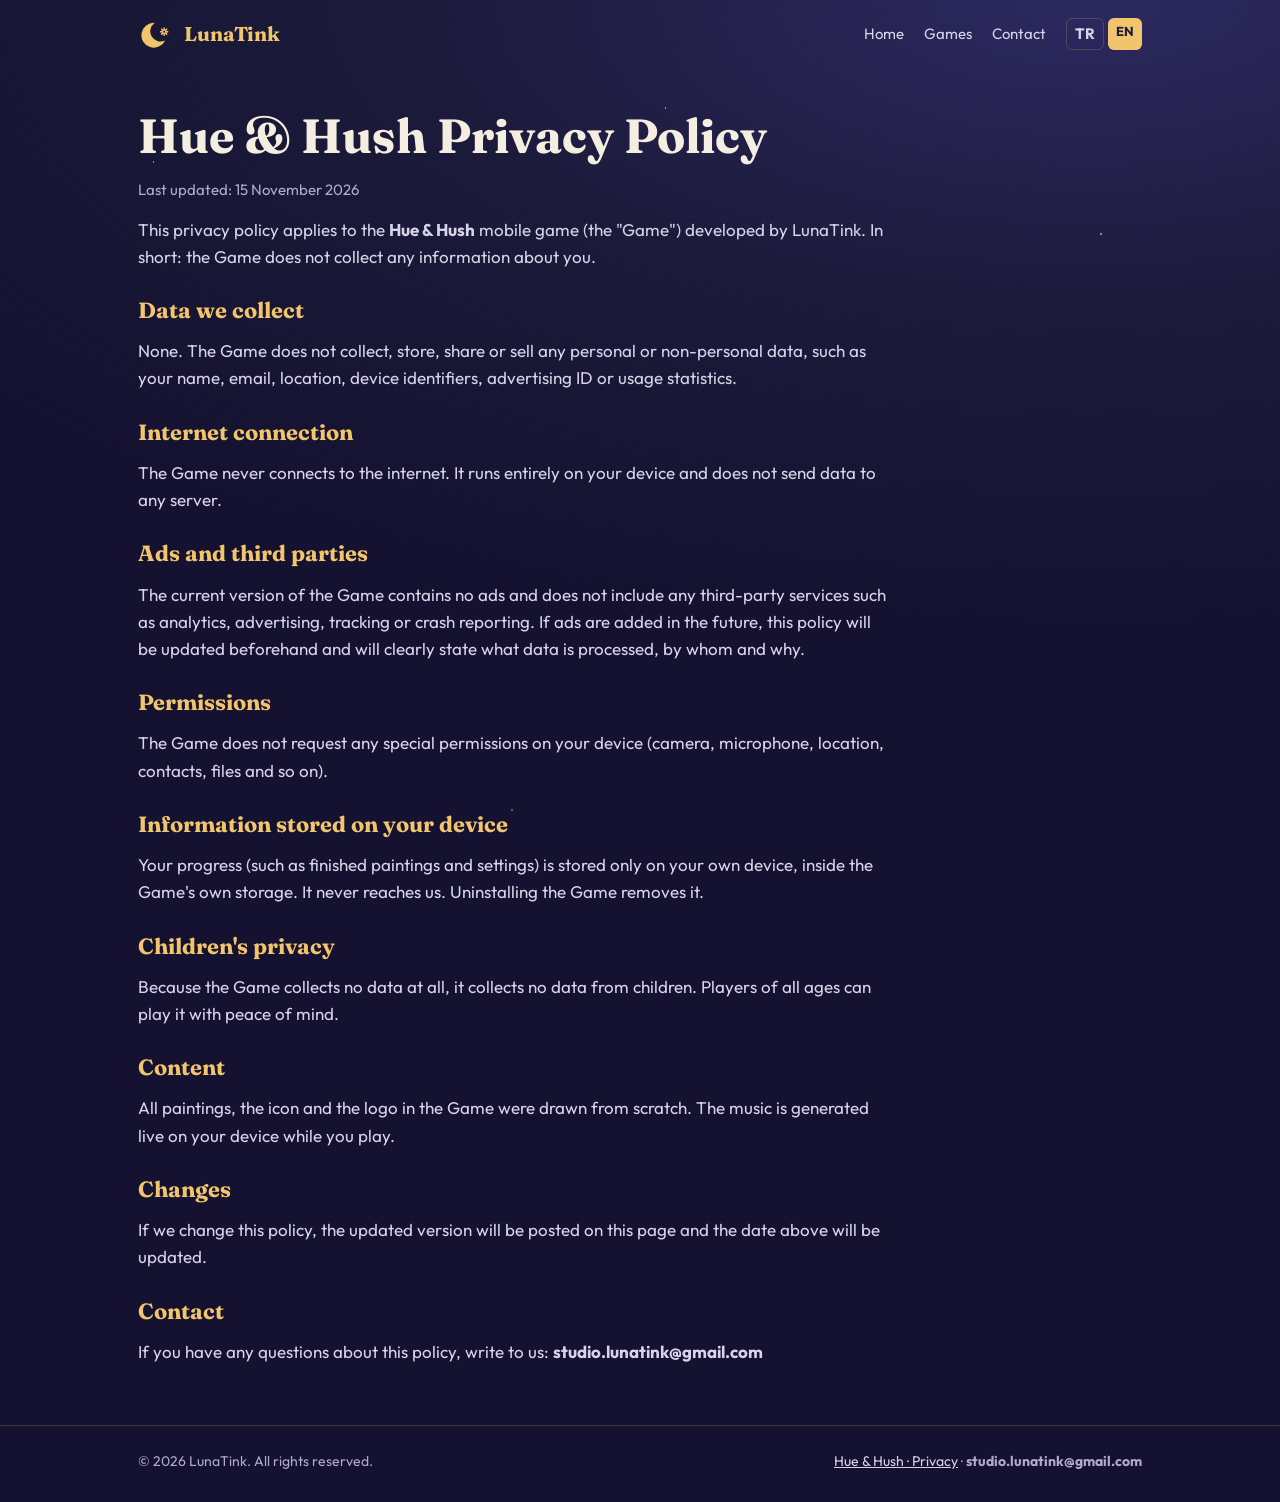
<file: hue-and-hush-privacy.html>
<!doctype html>
<html lang="en">
<head>
<meta charset="utf-8">
<meta name="viewport" content="width=device-width,initial-scale=1,viewport-fit=cover">
<title>Hue &amp; Hush Privacy Policy · LunaTink</title>
<meta name="description" content="Hue &amp; Hush collects no data.">
<meta property="og:title" content="Hue &amp; Hush Privacy Policy · LunaTink">
<meta property="og:description" content="Hue &amp; Hush collects no data.">
<meta property="og:image" content="og-image.png">
<meta name="theme-color" content="#1c1a3a">
<link rel="alternate" hreflang="tr" href="hue-and-hush-gizlilik.html">
<link rel="icon" href="favicon.svg" type="image/svg+xml">
<link rel="icon" href="favicon-48.png" sizes="48x48" type="image/png">
<link rel="apple-touch-icon" href="icon-192.png">
<link rel="preconnect" href="https://fonts.googleapis.com">
<link rel="preconnect" href="https://fonts.gstatic.com" crossorigin>
<link rel="stylesheet" href="https://fonts.googleapis.com/css2?family=Fraunces:opsz,wght@9..144,500;9..144,700&family=Outfit:wght@400;600;700&display=swap">
<style>
:root{--navy:#1c1a3a;--navy-2:#2c2960;--night:#141230;--gold:#f2c46b;--gold-d:#b8862b;--cream:#f4eee0;
--soft:#d8d3e8;--muted:#b0aacb;--line:#f2c46b33;--panel:#ffffff0d;
--body:"Outfit",system-ui,-apple-system,"Segoe UI",sans-serif;--display:"Fraunces",Georgia,serif;color-scheme:dark}
*{box-sizing:border-box}
html{background:var(--night)}
body{margin:0;min-height:100vh;display:flex;flex-direction:column;color:var(--cream);font-family:var(--body);font-size:17px;line-height:1.6;
background:radial-gradient(110% 70% at 85% 0%,var(--navy-2) 0%,var(--navy) 50%,var(--night) 100%) fixed}
body::before{content:"";position:fixed;inset:0;pointer-events:none;z-index:0;opacity:.8;
background-image:radial-gradient(1.5px 1.5px at 12% 18%,#fff9 50%,transparent 51%),radial-gradient(1px 1px at 28% 64%,#fff8 50%,transparent 51%),radial-gradient(1.5px 1.5px at 52% 12%,#fffa 50%,transparent 51%),radial-gradient(1px 1px at 68% 48%,#fff7 50%,transparent 51%),radial-gradient(2px 2px at 86% 26%,#f2c46bcc 50%,transparent 51%),radial-gradient(1px 1px at 93% 78%,#fff8 50%,transparent 51%),radial-gradient(1px 1px at 7% 86%,#fff6 50%,transparent 51%),radial-gradient(1.5px 1.5px at 40% 90%,#fff6 50%,transparent 51%),radial-gradient(1px 1px at 76% 92%,#fff7 50%,transparent 51%)}
body>*{position:relative;z-index:1}
a{color:var(--gold)}
a:focus-visible,.btn:focus-visible{outline:2px solid var(--gold);outline-offset:3px;border-radius:6px}
.wrap{width:100%;max-width:1040px;margin:0 auto;padding-left:max(18px,env(safe-area-inset-left));padding-right:max(18px,env(safe-area-inset-right))}
.top{display:flex;justify-content:space-between;align-items:center;gap:14px;flex-wrap:wrap;padding-block:18px}
.brand{display:flex;align-items:center;gap:10px;color:var(--gold);text-decoration:none;font-family:var(--display);font-weight:700;font-size:20px}
.brand .sym{width:36px;height:auto}
.top nav{display:flex;align-items:center;gap:20px;flex-wrap:wrap}
.top nav a{color:var(--soft);text-decoration:none;font-size:15px}
.top nav a:hover,.top nav a[aria-current]{color:var(--gold)}
.lang{display:flex;gap:4px;font-size:13px;font-weight:700}
.lang a,.lang span{padding:3px 8px;border-radius:6px;text-decoration:none}
.lang span{background:var(--gold);color:var(--navy)}
.lang a{color:var(--soft);border:1px solid var(--line)}
main{flex:1;padding-block:10px 60px}
.hero{display:grid;justify-items:center;text-align:center;gap:18px;padding-block:56px 48px}
.hero .logo{width:min(460px,86%);height:auto;color:var(--gold)}
.hero p{margin:0;max-width:46ch;color:var(--soft);font-size:19px}
h1,h2,h3{font-family:var(--display);line-height:1.15;text-wrap:balance;color:var(--cream);margin:0}
h1{font-size:clamp(32px,6vw,48px)}
h2{font-size:clamp(24px,4vw,30px)}
h3{font-size:21px}
.eyebrow{font-size:13px;font-weight:700;letter-spacing:.12em;text-transform:uppercase;color:var(--gold)}
.section{display:grid;gap:20px;padding-block:28px}
.games{display:grid;grid-template-columns:repeat(auto-fill,minmax(min(100%,300px),1fr));gap:18px}
.game{background:var(--panel);border:1px solid var(--line);border-radius:18px;padding:20px;display:grid;gap:10px;align-content:start;text-decoration:none;color:inherit;transition:transform .2s,border-color .2s}
a.game:hover{transform:translateY(-3px);border-color:#f2c46b88}
.game .ic{width:72px;height:72px;border-radius:18px;background:linear-gradient(135deg,#f9b9a4,#c9b6f2 55%,#9fd8c9)}
.game p{margin:0;color:var(--muted);font-size:15px}
.game.soon{border-style:dashed;opacity:.6}
.game.soon .ic{background:#ffffff14}
.btn{display:inline-flex;align-items:center;gap:8px;background:var(--gold);color:var(--navy);font-weight:700;text-decoration:none;padding:11px 20px;border-radius:999px;font-size:16px;justify-self:start}
.btn.ghost{background:transparent;color:var(--gold);border:1.5px solid var(--gold)}
.btn[aria-disabled]{opacity:.65;cursor:default}
.btns{display:flex;gap:12px;flex-wrap:wrap}
.about{display:grid;grid-template-columns:repeat(auto-fit,minmax(min(100%,260px),1fr));gap:18px}
.about div{border-top:1px solid var(--line);padding-top:14px}
.about h3{font-size:18px;margin-bottom:6px;color:var(--gold)}
.about p{margin:0;color:var(--soft);font-size:16px}
.game-hero{display:grid;grid-template-columns:auto 1fr;gap:24px;align-items:center;padding-block:36px 10px}
.game-hero .ic{width:120px;height:120px;border-radius:28px;background:linear-gradient(135deg,#f9b9a4,#c9b6f2 55%,#9fd8c9);box-shadow:0 10px 30px #0006}
.game-hero p{margin:6px 0 0;color:var(--soft);max-width:52ch}
@media (max-width:560px){.game-hero{grid-template-columns:1fr}}
.facts{display:flex;flex-wrap:wrap;gap:10px;padding:0;margin:0;list-style:none}
.facts li{border:1px solid var(--line);background:var(--panel);border-radius:999px;padding:6px 14px;font-size:15px;color:var(--soft)}
.facts b{color:var(--gold);font-variant-numeric:tabular-nums}
.steps{display:grid;grid-template-columns:repeat(auto-fit,minmax(min(100%,220px),1fr));gap:16px;counter-reset:s;padding:0;margin:0;list-style:none}
.steps li{background:var(--panel);border:1px solid var(--line);border-radius:16px;padding:18px;color:var(--soft)}
.steps li::before{counter-increment:s;content:counter(s);display:grid;place-items:center;width:30px;height:30px;border-radius:50%;background:var(--gold);color:var(--navy);font-weight:700;margin-bottom:10px}
.prose{max-width:68ch;display:grid;gap:14px}
.prose h1{margin-top:30px}
.prose h2{font-size:22px;margin-top:14px;color:var(--gold)}
.prose p,.prose li{color:var(--soft)}
.prose p,.prose ul{margin:0}
.prose .meta{color:var(--muted);font-size:15px}
.box{background:var(--panel);border:1px solid var(--line);border-radius:16px;padding:18px 20px}
.box ul{margin:0;padding-left:20px;display:grid;gap:6px}
.mail{font-weight:700;user-select:all}
footer{border-top:1px solid var(--line);padding-block:24px 30px;color:var(--muted);font-size:14px}
footer .wrap{display:flex;justify-content:space-between;gap:12px;flex-wrap:wrap}
footer a{color:var(--soft)}
@media (prefers-reduced-motion:reduce){*{transition:none!important}}
</style>
</head>
<body>
<header class="wrap top">
  <a class="brand" href="en.html"><svg class="sym" viewBox="0 0 200 180" aria-hidden="true"><path d="M150.78 124.63 A69.00 69.00 0 1 1 92.28 27.13 A57.00 57.00 0 0 0 150.78 124.63Z" fill="currentColor"/><path d="M141.28 53.11 L149.62 53.11 L149.62 64.58 L141.28 64.58Z M158.72 56.88 L164.62 62.78 L156.51 70.89 L150.61 64.99Z M168.38 71.88 L168.38 80.22 L156.92 80.22 L156.92 71.88Z M164.62 89.32 L158.72 95.22 L150.61 87.11 L156.51 81.21Z M149.62 98.98 L141.28 98.98 L141.28 87.52 L149.62 87.52Z M132.18 95.22 L126.28 89.32 L134.39 81.21 L140.29 87.11Z M122.51 80.22 L122.51 71.88 L133.98 71.88 L133.98 80.22Z M126.28 62.78 L132.18 56.88 L140.29 64.99 L134.39 70.89Z" fill="currentColor"/><path d="M131.90 76.05 a13.55 13.55 0 1 0 27.11 0 a13.55 13.55 0 1 0 -27.11 0Z M140.03 76.05 a5.42 5.42 0 1 1 10.84 0 a5.42 5.42 0 1 1 -10.84 0Z" fill="currentColor" fill-rule="evenodd"/></svg><span>LunaTink</span></a>
  <nav aria-label="Menu">
    <a href="en.html">Home</a>
    <a href="games.html">Games</a>
    <a href="en.html#contact">Contact</a>
    <span class="lang"><a href="hue-and-hush-gizlilik.html" hreflang="tr">TR</a><span>EN</span></span>
  </nav>
</header>
<main class="wrap">
<article class="prose">
<h1>Hue &amp; Hush Privacy Policy</h1>
<p class="meta">Last updated: 15 November 2026</p>
<p>This privacy policy applies to the <b>Hue &amp; Hush</b> mobile game (the "Game") developed by LunaTink. In short: the Game does not collect any information about you.</p>
<h2>Data we collect</h2>
<p>None. The Game does not collect, store, share or sell any personal or non-personal data, such as your name, email, location, device identifiers, advertising ID or usage statistics.</p>
<h2>Internet connection</h2>
<p>The Game never connects to the internet. It runs entirely on your device and does not send data to any server.</p>
<h2>Ads and third parties</h2>
<p>The current version of the Game contains no ads and does not include any third-party services such as analytics, advertising, tracking or crash reporting. If ads are added in the future, this policy will be updated beforehand and will clearly state what data is processed, by whom and why.</p>
<h2>Permissions</h2>
<p>The Game does not request any special permissions on your device (camera, microphone, location, contacts, files and so on).</p>
<h2>Information stored on your device</h2>
<p>Your progress (such as finished paintings and settings) is stored only on your own device, inside the Game's own storage. It never reaches us. Uninstalling the Game removes it.</p>
<h2>Children's privacy</h2>
<p>Because the Game collects no data at all, it collects no data from children. Players of all ages can play it with peace of mind.</p>
<h2>Content</h2>
<p>All paintings, the icon and the logo in the Game were drawn from scratch. The music is generated live on your device while you play.</p>
<h2>Changes</h2>
<p>If we change this policy, the updated version will be posted on this page and the date above will be updated.</p>
<h2>Contact</h2>
<p>If you have any questions about this policy, write to us: <span class="mail">studio.lunatink@gmail.com</span></p>
</article>
</main>
<footer><div class="wrap">
  <span>© 2026 LunaTink. All rights reserved.</span>
  <span><a href="hue-and-hush-privacy.html">Hue &amp; Hush · Privacy</a> · <span class="mail">studio.lunatink@gmail.com</span></span>
</div></footer>
</body>
</html>
</file>
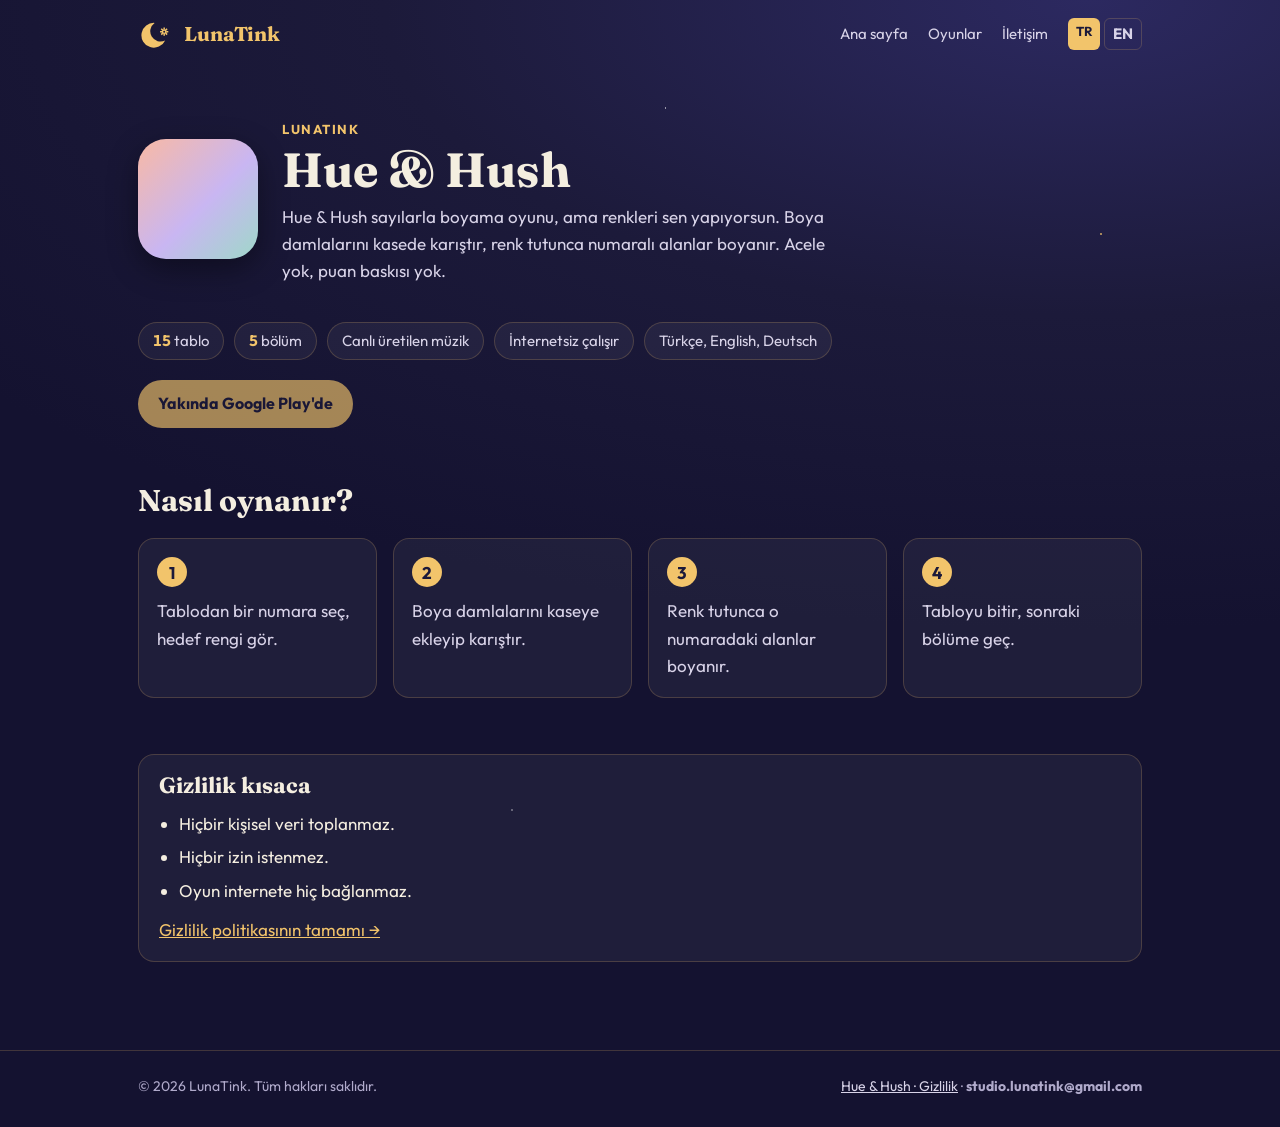
<file: hue-and-hush.html>
<!doctype html>
<html lang="tr">
<head>
<meta charset="utf-8">
<meta name="viewport" content="width=device-width,initial-scale=1,viewport-fit=cover">
<title>Hue &amp; Hush · LunaTink</title>
<meta name="description" content="Renkleri kasede karıştır, numaralı alanları boya. Canlı üretilen müzikle sakin bir mola.">
<meta property="og:title" content="Hue &amp; Hush · LunaTink">
<meta property="og:description" content="Renkleri kasede karıştır, numaralı alanları boya. Canlı üretilen müzikle sakin bir mola.">
<meta property="og:image" content="og-image.png">
<meta name="theme-color" content="#1c1a3a">
<link rel="alternate" hreflang="en" href="hue-and-hush-en.html">
<link rel="icon" href="favicon.svg" type="image/svg+xml">
<link rel="icon" href="favicon-48.png" sizes="48x48" type="image/png">
<link rel="apple-touch-icon" href="icon-192.png">
<link rel="preconnect" href="https://fonts.googleapis.com">
<link rel="preconnect" href="https://fonts.gstatic.com" crossorigin>
<link rel="stylesheet" href="https://fonts.googleapis.com/css2?family=Fraunces:opsz,wght@9..144,500;9..144,700&family=Outfit:wght@400;600;700&display=swap">
<style>
:root{--navy:#1c1a3a;--navy-2:#2c2960;--night:#141230;--gold:#f2c46b;--gold-d:#b8862b;--cream:#f4eee0;
--soft:#d8d3e8;--muted:#b0aacb;--line:#f2c46b33;--panel:#ffffff0d;
--body:"Outfit",system-ui,-apple-system,"Segoe UI",sans-serif;--display:"Fraunces",Georgia,serif;color-scheme:dark}
*{box-sizing:border-box}
html{background:var(--night)}
body{margin:0;min-height:100vh;display:flex;flex-direction:column;color:var(--cream);font-family:var(--body);font-size:17px;line-height:1.6;
background:radial-gradient(110% 70% at 85% 0%,var(--navy-2) 0%,var(--navy) 50%,var(--night) 100%) fixed}
body::before{content:"";position:fixed;inset:0;pointer-events:none;z-index:0;opacity:.8;
background-image:radial-gradient(1.5px 1.5px at 12% 18%,#fff9 50%,transparent 51%),radial-gradient(1px 1px at 28% 64%,#fff8 50%,transparent 51%),radial-gradient(1.5px 1.5px at 52% 12%,#fffa 50%,transparent 51%),radial-gradient(1px 1px at 68% 48%,#fff7 50%,transparent 51%),radial-gradient(2px 2px at 86% 26%,#f2c46bcc 50%,transparent 51%),radial-gradient(1px 1px at 93% 78%,#fff8 50%,transparent 51%),radial-gradient(1px 1px at 7% 86%,#fff6 50%,transparent 51%),radial-gradient(1.5px 1.5px at 40% 90%,#fff6 50%,transparent 51%),radial-gradient(1px 1px at 76% 92%,#fff7 50%,transparent 51%)}
body>*{position:relative;z-index:1}
a{color:var(--gold)}
a:focus-visible,.btn:focus-visible{outline:2px solid var(--gold);outline-offset:3px;border-radius:6px}
.wrap{width:100%;max-width:1040px;margin:0 auto;padding-left:max(18px,env(safe-area-inset-left));padding-right:max(18px,env(safe-area-inset-right))}
.top{display:flex;justify-content:space-between;align-items:center;gap:14px;flex-wrap:wrap;padding-block:18px}
.brand{display:flex;align-items:center;gap:10px;color:var(--gold);text-decoration:none;font-family:var(--display);font-weight:700;font-size:20px}
.brand .sym{width:36px;height:auto}
.top nav{display:flex;align-items:center;gap:20px;flex-wrap:wrap}
.top nav a{color:var(--soft);text-decoration:none;font-size:15px}
.top nav a:hover,.top nav a[aria-current]{color:var(--gold)}
.lang{display:flex;gap:4px;font-size:13px;font-weight:700}
.lang a,.lang span{padding:3px 8px;border-radius:6px;text-decoration:none}
.lang span{background:var(--gold);color:var(--navy)}
.lang a{color:var(--soft);border:1px solid var(--line)}
main{flex:1;padding-block:10px 60px}
.hero{display:grid;justify-items:center;text-align:center;gap:18px;padding-block:56px 48px}
.hero .logo{width:min(460px,86%);height:auto;color:var(--gold)}
.hero p{margin:0;max-width:46ch;color:var(--soft);font-size:19px}
h1,h2,h3{font-family:var(--display);line-height:1.15;text-wrap:balance;color:var(--cream);margin:0}
h1{font-size:clamp(32px,6vw,48px)}
h2{font-size:clamp(24px,4vw,30px)}
h3{font-size:21px}
.eyebrow{font-size:13px;font-weight:700;letter-spacing:.12em;text-transform:uppercase;color:var(--gold)}
.section{display:grid;gap:20px;padding-block:28px}
.games{display:grid;grid-template-columns:repeat(auto-fill,minmax(min(100%,300px),1fr));gap:18px}
.game{background:var(--panel);border:1px solid var(--line);border-radius:18px;padding:20px;display:grid;gap:10px;align-content:start;text-decoration:none;color:inherit;transition:transform .2s,border-color .2s}
a.game:hover{transform:translateY(-3px);border-color:#f2c46b88}
.game .ic{width:72px;height:72px;border-radius:18px;background:linear-gradient(135deg,#f9b9a4,#c9b6f2 55%,#9fd8c9)}
.game p{margin:0;color:var(--muted);font-size:15px}
.game.soon{border-style:dashed;opacity:.6}
.game.soon .ic{background:#ffffff14}
.btn{display:inline-flex;align-items:center;gap:8px;background:var(--gold);color:var(--navy);font-weight:700;text-decoration:none;padding:11px 20px;border-radius:999px;font-size:16px;justify-self:start}
.btn.ghost{background:transparent;color:var(--gold);border:1.5px solid var(--gold)}
.btn[aria-disabled]{opacity:.65;cursor:default}
.btns{display:flex;gap:12px;flex-wrap:wrap}
.about{display:grid;grid-template-columns:repeat(auto-fit,minmax(min(100%,260px),1fr));gap:18px}
.about div{border-top:1px solid var(--line);padding-top:14px}
.about h3{font-size:18px;margin-bottom:6px;color:var(--gold)}
.about p{margin:0;color:var(--soft);font-size:16px}
.game-hero{display:grid;grid-template-columns:auto 1fr;gap:24px;align-items:center;padding-block:36px 10px}
.game-hero .ic{width:120px;height:120px;border-radius:28px;background:linear-gradient(135deg,#f9b9a4,#c9b6f2 55%,#9fd8c9);box-shadow:0 10px 30px #0006}
.game-hero p{margin:6px 0 0;color:var(--soft);max-width:52ch}
@media (max-width:560px){.game-hero{grid-template-columns:1fr}}
.facts{display:flex;flex-wrap:wrap;gap:10px;padding:0;margin:0;list-style:none}
.facts li{border:1px solid var(--line);background:var(--panel);border-radius:999px;padding:6px 14px;font-size:15px;color:var(--soft)}
.facts b{color:var(--gold);font-variant-numeric:tabular-nums}
.steps{display:grid;grid-template-columns:repeat(auto-fit,minmax(min(100%,220px),1fr));gap:16px;counter-reset:s;padding:0;margin:0;list-style:none}
.steps li{background:var(--panel);border:1px solid var(--line);border-radius:16px;padding:18px;color:var(--soft)}
.steps li::before{counter-increment:s;content:counter(s);display:grid;place-items:center;width:30px;height:30px;border-radius:50%;background:var(--gold);color:var(--navy);font-weight:700;margin-bottom:10px}
.prose{max-width:68ch;display:grid;gap:14px}
.prose h1{margin-top:30px}
.prose h2{font-size:22px;margin-top:14px;color:var(--gold)}
.prose p,.prose li{color:var(--soft)}
.prose p,.prose ul{margin:0}
.prose .meta{color:var(--muted);font-size:15px}
.box{background:var(--panel);border:1px solid var(--line);border-radius:16px;padding:18px 20px}
.box ul{margin:0;padding-left:20px;display:grid;gap:6px}
.mail{font-weight:700;user-select:all}
footer{border-top:1px solid var(--line);padding-block:24px 30px;color:var(--muted);font-size:14px}
footer .wrap{display:flex;justify-content:space-between;gap:12px;flex-wrap:wrap}
footer a{color:var(--soft)}
@media (prefers-reduced-motion:reduce){*{transition:none!important}}
</style>
</head>
<body>
<header class="wrap top">
  <a class="brand" href="index.html"><svg class="sym" viewBox="0 0 200 180" aria-hidden="true"><path d="M150.78 124.63 A69.00 69.00 0 1 1 92.28 27.13 A57.00 57.00 0 0 0 150.78 124.63Z" fill="currentColor"/><path d="M141.28 53.11 L149.62 53.11 L149.62 64.58 L141.28 64.58Z M158.72 56.88 L164.62 62.78 L156.51 70.89 L150.61 64.99Z M168.38 71.88 L168.38 80.22 L156.92 80.22 L156.92 71.88Z M164.62 89.32 L158.72 95.22 L150.61 87.11 L156.51 81.21Z M149.62 98.98 L141.28 98.98 L141.28 87.52 L149.62 87.52Z M132.18 95.22 L126.28 89.32 L134.39 81.21 L140.29 87.11Z M122.51 80.22 L122.51 71.88 L133.98 71.88 L133.98 80.22Z M126.28 62.78 L132.18 56.88 L140.29 64.99 L134.39 70.89Z" fill="currentColor"/><path d="M131.90 76.05 a13.55 13.55 0 1 0 27.11 0 a13.55 13.55 0 1 0 -27.11 0Z M140.03 76.05 a5.42 5.42 0 1 1 10.84 0 a5.42 5.42 0 1 1 -10.84 0Z" fill="currentColor" fill-rule="evenodd"/></svg><span>LunaTink</span></a>
  <nav aria-label="Menu">
    <a href="index.html">Ana sayfa</a>
    <a href="oyunlar.html">Oyunlar</a>
    <a href="index.html#contact">İletişim</a>
    <span class="lang"><span>TR</span><a href="hue-and-hush-en.html" hreflang="en">EN</a></span>
  </nav>
</header>
<main class="wrap">
<section class="game-hero"><div class="ic" role="img" aria-label="Hue &amp; Hush"></div>
  <div><span class="eyebrow" lang="en">LunaTink</span><h1>Hue &amp; Hush</h1><p>Hue & Hush sayılarla boyama oyunu, ama renkleri sen yapıyorsun. Boya damlalarını kasede karıştır, renk tutunca numaralı alanlar boyanır. Acele yok, puan baskısı yok.</p></div></section>
<section class="section"><ul class="facts"><li><b>15</b> tablo</li><li><b>5</b> bölüm</li><li>Canlı üretilen müzik</li><li>İnternetsiz çalışır</li><li>Türkçe, English, Deutsch</li></ul><div class="btns"><span class="btn" aria-disabled="true">Yakında Google Play'de</span></div></section>
<section class="section"><h2>Nasıl oynanır?</h2><ol class="steps"><li>Tablodan bir numara seç, hedef rengi gör.</li><li>Boya damlalarını kaseye ekleyip karıştır.</li><li>Renk tutunca o numaradaki alanlar boyanır.</li><li>Tabloyu bitir, sonraki bölüme geç.</li></ol></section>
<section class="section"><div class="box" style="display:grid;gap:12px"><h2 style="font-size:22px">Gizlilik kısaca</h2><ul><li>Hiçbir kişisel veri toplanmaz.</li><li>Hiçbir izin istenmez.</li><li>Oyun internete hiç bağlanmaz.</li></ul><a href="hue-and-hush-gizlilik.html">Gizlilik politikasının tamamı →</a></div></section>
</main>
<footer><div class="wrap">
  <span>© 2026 LunaTink. Tüm hakları saklıdır.</span>
  <span><a href="hue-and-hush-gizlilik.html">Hue &amp; Hush · Gizlilik</a> · <span class="mail">studio.lunatink@gmail.com</span></span>
</div></footer>
</body>
</html>
</file>
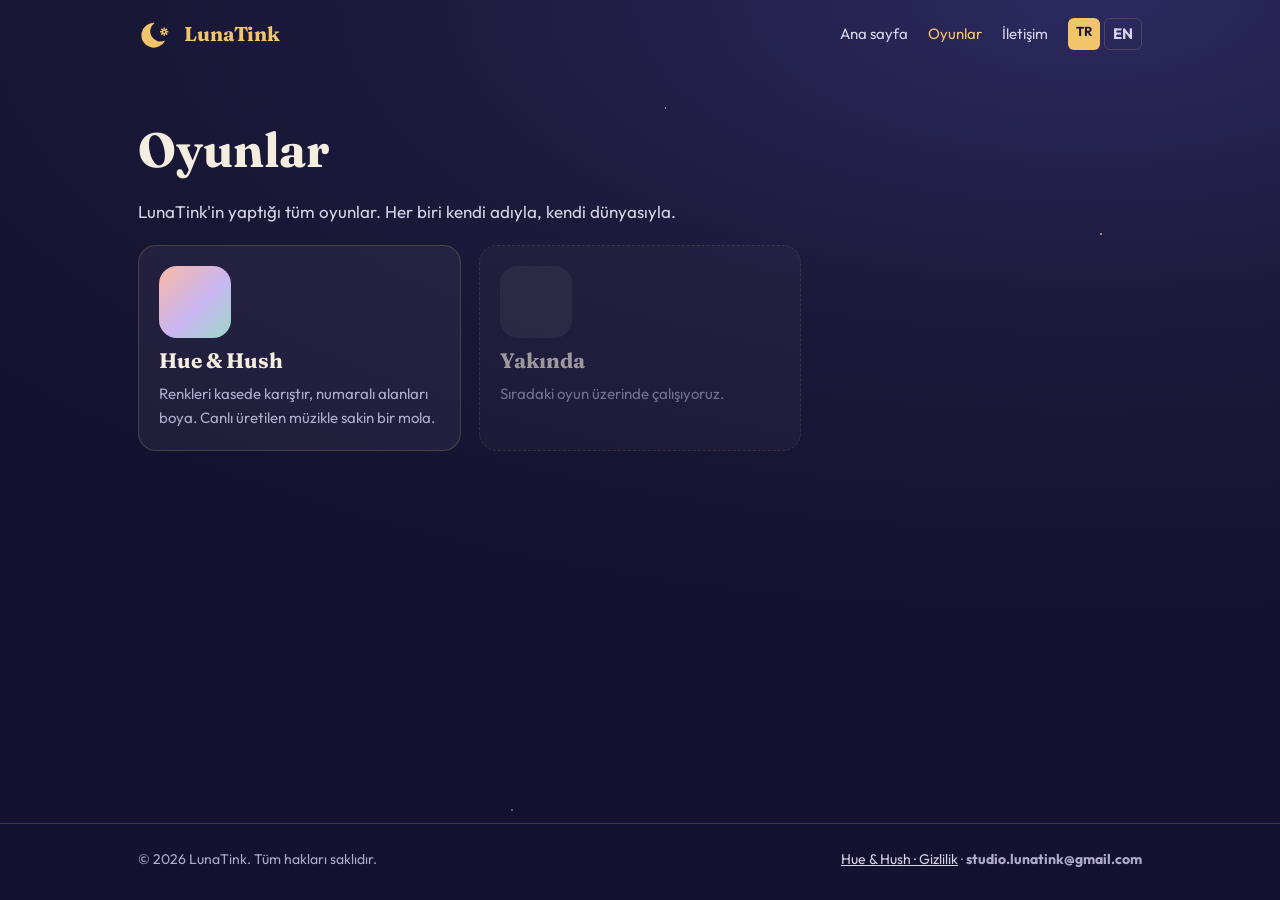
<file: oyunlar.html>
<!doctype html>
<html lang="tr">
<head>
<meta charset="utf-8">
<meta name="viewport" content="width=device-width,initial-scale=1,viewport-fit=cover">
<title>Oyunlar · LunaTink</title>
<meta name="description" content="LunaTink&#x27;in yaptığı tüm oyunlar. Her biri kendi adıyla, kendi dünyasıyla.">
<meta property="og:title" content="Oyunlar · LunaTink">
<meta property="og:description" content="LunaTink&#x27;in yaptığı tüm oyunlar. Her biri kendi adıyla, kendi dünyasıyla.">
<meta property="og:image" content="og-image.png">
<meta name="theme-color" content="#1c1a3a">
<link rel="alternate" hreflang="en" href="games.html">
<link rel="icon" href="favicon.svg" type="image/svg+xml">
<link rel="icon" href="favicon-48.png" sizes="48x48" type="image/png">
<link rel="apple-touch-icon" href="icon-192.png">
<link rel="preconnect" href="https://fonts.googleapis.com">
<link rel="preconnect" href="https://fonts.gstatic.com" crossorigin>
<link rel="stylesheet" href="https://fonts.googleapis.com/css2?family=Fraunces:opsz,wght@9..144,500;9..144,700&family=Outfit:wght@400;600;700&display=swap">
<style>
:root{--navy:#1c1a3a;--navy-2:#2c2960;--night:#141230;--gold:#f2c46b;--gold-d:#b8862b;--cream:#f4eee0;
--soft:#d8d3e8;--muted:#b0aacb;--line:#f2c46b33;--panel:#ffffff0d;
--body:"Outfit",system-ui,-apple-system,"Segoe UI",sans-serif;--display:"Fraunces",Georgia,serif;color-scheme:dark}
*{box-sizing:border-box}
html{background:var(--night)}
body{margin:0;min-height:100vh;display:flex;flex-direction:column;color:var(--cream);font-family:var(--body);font-size:17px;line-height:1.6;
background:radial-gradient(110% 70% at 85% 0%,var(--navy-2) 0%,var(--navy) 50%,var(--night) 100%) fixed}
body::before{content:"";position:fixed;inset:0;pointer-events:none;z-index:0;opacity:.8;
background-image:radial-gradient(1.5px 1.5px at 12% 18%,#fff9 50%,transparent 51%),radial-gradient(1px 1px at 28% 64%,#fff8 50%,transparent 51%),radial-gradient(1.5px 1.5px at 52% 12%,#fffa 50%,transparent 51%),radial-gradient(1px 1px at 68% 48%,#fff7 50%,transparent 51%),radial-gradient(2px 2px at 86% 26%,#f2c46bcc 50%,transparent 51%),radial-gradient(1px 1px at 93% 78%,#fff8 50%,transparent 51%),radial-gradient(1px 1px at 7% 86%,#fff6 50%,transparent 51%),radial-gradient(1.5px 1.5px at 40% 90%,#fff6 50%,transparent 51%),radial-gradient(1px 1px at 76% 92%,#fff7 50%,transparent 51%)}
body>*{position:relative;z-index:1}
a{color:var(--gold)}
a:focus-visible,.btn:focus-visible{outline:2px solid var(--gold);outline-offset:3px;border-radius:6px}
.wrap{width:100%;max-width:1040px;margin:0 auto;padding-left:max(18px,env(safe-area-inset-left));padding-right:max(18px,env(safe-area-inset-right))}
.top{display:flex;justify-content:space-between;align-items:center;gap:14px;flex-wrap:wrap;padding-block:18px}
.brand{display:flex;align-items:center;gap:10px;color:var(--gold);text-decoration:none;font-family:var(--display);font-weight:700;font-size:20px}
.brand .sym{width:36px;height:auto}
.top nav{display:flex;align-items:center;gap:20px;flex-wrap:wrap}
.top nav a{color:var(--soft);text-decoration:none;font-size:15px}
.top nav a:hover,.top nav a[aria-current]{color:var(--gold)}
.lang{display:flex;gap:4px;font-size:13px;font-weight:700}
.lang a,.lang span{padding:3px 8px;border-radius:6px;text-decoration:none}
.lang span{background:var(--gold);color:var(--navy)}
.lang a{color:var(--soft);border:1px solid var(--line)}
main{flex:1;padding-block:10px 60px}
.hero{display:grid;justify-items:center;text-align:center;gap:18px;padding-block:56px 48px}
.hero .logo{width:min(460px,86%);height:auto;color:var(--gold)}
.hero p{margin:0;max-width:46ch;color:var(--soft);font-size:19px}
h1,h2,h3{font-family:var(--display);line-height:1.15;text-wrap:balance;color:var(--cream);margin:0}
h1{font-size:clamp(32px,6vw,48px)}
h2{font-size:clamp(24px,4vw,30px)}
h3{font-size:21px}
.eyebrow{font-size:13px;font-weight:700;letter-spacing:.12em;text-transform:uppercase;color:var(--gold)}
.section{display:grid;gap:20px;padding-block:28px}
.games{display:grid;grid-template-columns:repeat(auto-fill,minmax(min(100%,300px),1fr));gap:18px}
.game{background:var(--panel);border:1px solid var(--line);border-radius:18px;padding:20px;display:grid;gap:10px;align-content:start;text-decoration:none;color:inherit;transition:transform .2s,border-color .2s}
a.game:hover{transform:translateY(-3px);border-color:#f2c46b88}
.game .ic{width:72px;height:72px;border-radius:18px;background:linear-gradient(135deg,#f9b9a4,#c9b6f2 55%,#9fd8c9)}
.game p{margin:0;color:var(--muted);font-size:15px}
.game.soon{border-style:dashed;opacity:.6}
.game.soon .ic{background:#ffffff14}
.btn{display:inline-flex;align-items:center;gap:8px;background:var(--gold);color:var(--navy);font-weight:700;text-decoration:none;padding:11px 20px;border-radius:999px;font-size:16px;justify-self:start}
.btn.ghost{background:transparent;color:var(--gold);border:1.5px solid var(--gold)}
.btn[aria-disabled]{opacity:.65;cursor:default}
.btns{display:flex;gap:12px;flex-wrap:wrap}
.about{display:grid;grid-template-columns:repeat(auto-fit,minmax(min(100%,260px),1fr));gap:18px}
.about div{border-top:1px solid var(--line);padding-top:14px}
.about h3{font-size:18px;margin-bottom:6px;color:var(--gold)}
.about p{margin:0;color:var(--soft);font-size:16px}
.game-hero{display:grid;grid-template-columns:auto 1fr;gap:24px;align-items:center;padding-block:36px 10px}
.game-hero .ic{width:120px;height:120px;border-radius:28px;background:linear-gradient(135deg,#f9b9a4,#c9b6f2 55%,#9fd8c9);box-shadow:0 10px 30px #0006}
.game-hero p{margin:6px 0 0;color:var(--soft);max-width:52ch}
@media (max-width:560px){.game-hero{grid-template-columns:1fr}}
.facts{display:flex;flex-wrap:wrap;gap:10px;padding:0;margin:0;list-style:none}
.facts li{border:1px solid var(--line);background:var(--panel);border-radius:999px;padding:6px 14px;font-size:15px;color:var(--soft)}
.facts b{color:var(--gold);font-variant-numeric:tabular-nums}
.steps{display:grid;grid-template-columns:repeat(auto-fit,minmax(min(100%,220px),1fr));gap:16px;counter-reset:s;padding:0;margin:0;list-style:none}
.steps li{background:var(--panel);border:1px solid var(--line);border-radius:16px;padding:18px;color:var(--soft)}
.steps li::before{counter-increment:s;content:counter(s);display:grid;place-items:center;width:30px;height:30px;border-radius:50%;background:var(--gold);color:var(--navy);font-weight:700;margin-bottom:10px}
.prose{max-width:68ch;display:grid;gap:14px}
.prose h1{margin-top:30px}
.prose h2{font-size:22px;margin-top:14px;color:var(--gold)}
.prose p,.prose li{color:var(--soft)}
.prose p,.prose ul{margin:0}
.prose .meta{color:var(--muted);font-size:15px}
.box{background:var(--panel);border:1px solid var(--line);border-radius:16px;padding:18px 20px}
.box ul{margin:0;padding-left:20px;display:grid;gap:6px}
.mail{font-weight:700;user-select:all}
footer{border-top:1px solid var(--line);padding-block:24px 30px;color:var(--muted);font-size:14px}
footer .wrap{display:flex;justify-content:space-between;gap:12px;flex-wrap:wrap}
footer a{color:var(--soft)}
@media (prefers-reduced-motion:reduce){*{transition:none!important}}
</style>
</head>
<body>
<header class="wrap top">
  <a class="brand" href="index.html"><svg class="sym" viewBox="0 0 200 180" aria-hidden="true"><path d="M150.78 124.63 A69.00 69.00 0 1 1 92.28 27.13 A57.00 57.00 0 0 0 150.78 124.63Z" fill="currentColor"/><path d="M141.28 53.11 L149.62 53.11 L149.62 64.58 L141.28 64.58Z M158.72 56.88 L164.62 62.78 L156.51 70.89 L150.61 64.99Z M168.38 71.88 L168.38 80.22 L156.92 80.22 L156.92 71.88Z M164.62 89.32 L158.72 95.22 L150.61 87.11 L156.51 81.21Z M149.62 98.98 L141.28 98.98 L141.28 87.52 L149.62 87.52Z M132.18 95.22 L126.28 89.32 L134.39 81.21 L140.29 87.11Z M122.51 80.22 L122.51 71.88 L133.98 71.88 L133.98 80.22Z M126.28 62.78 L132.18 56.88 L140.29 64.99 L134.39 70.89Z" fill="currentColor"/><path d="M131.90 76.05 a13.55 13.55 0 1 0 27.11 0 a13.55 13.55 0 1 0 -27.11 0Z M140.03 76.05 a5.42 5.42 0 1 1 10.84 0 a5.42 5.42 0 1 1 -10.84 0Z" fill="currentColor" fill-rule="evenodd"/></svg><span>LunaTink</span></a>
  <nav aria-label="Menu">
    <a href="index.html">Ana sayfa</a>
    <a href="oyunlar.html" aria-current="page">Oyunlar</a>
    <a href="index.html#contact">İletişim</a>
    <span class="lang"><span>TR</span><a href="games.html" hreflang="en">EN</a></span>
  </nav>
</header>
<main class="wrap">
<section class="section" style="padding-top:44px"><h1>Oyunlar</h1><p style="margin:0;color:var(--soft)">LunaTink'in yaptığı tüm oyunlar. Her biri kendi adıyla, kendi dünyasıyla.</p><div class="games">
  <a class="game" href="hue-and-hush.html"><div class="ic" role="img" aria-label="Hue &amp; Hush"></div><h3>Hue &amp; Hush</h3><p>Renkleri kasede karıştır, numaralı alanları boya. Canlı üretilen müzikle sakin bir mola.</p></a>
  <div class="game soon"><div class="ic"></div><h3>Yakında</h3><p>Sıradaki oyun üzerinde çalışıyoruz.</p></div>
</div></section>
</main>
<footer><div class="wrap">
  <span>© 2026 LunaTink. Tüm hakları saklıdır.</span>
  <span><a href="hue-and-hush-gizlilik.html">Hue &amp; Hush · Gizlilik</a> · <span class="mail">studio.lunatink@gmail.com</span></span>
</div></footer>
</body>
</html>
</file>
